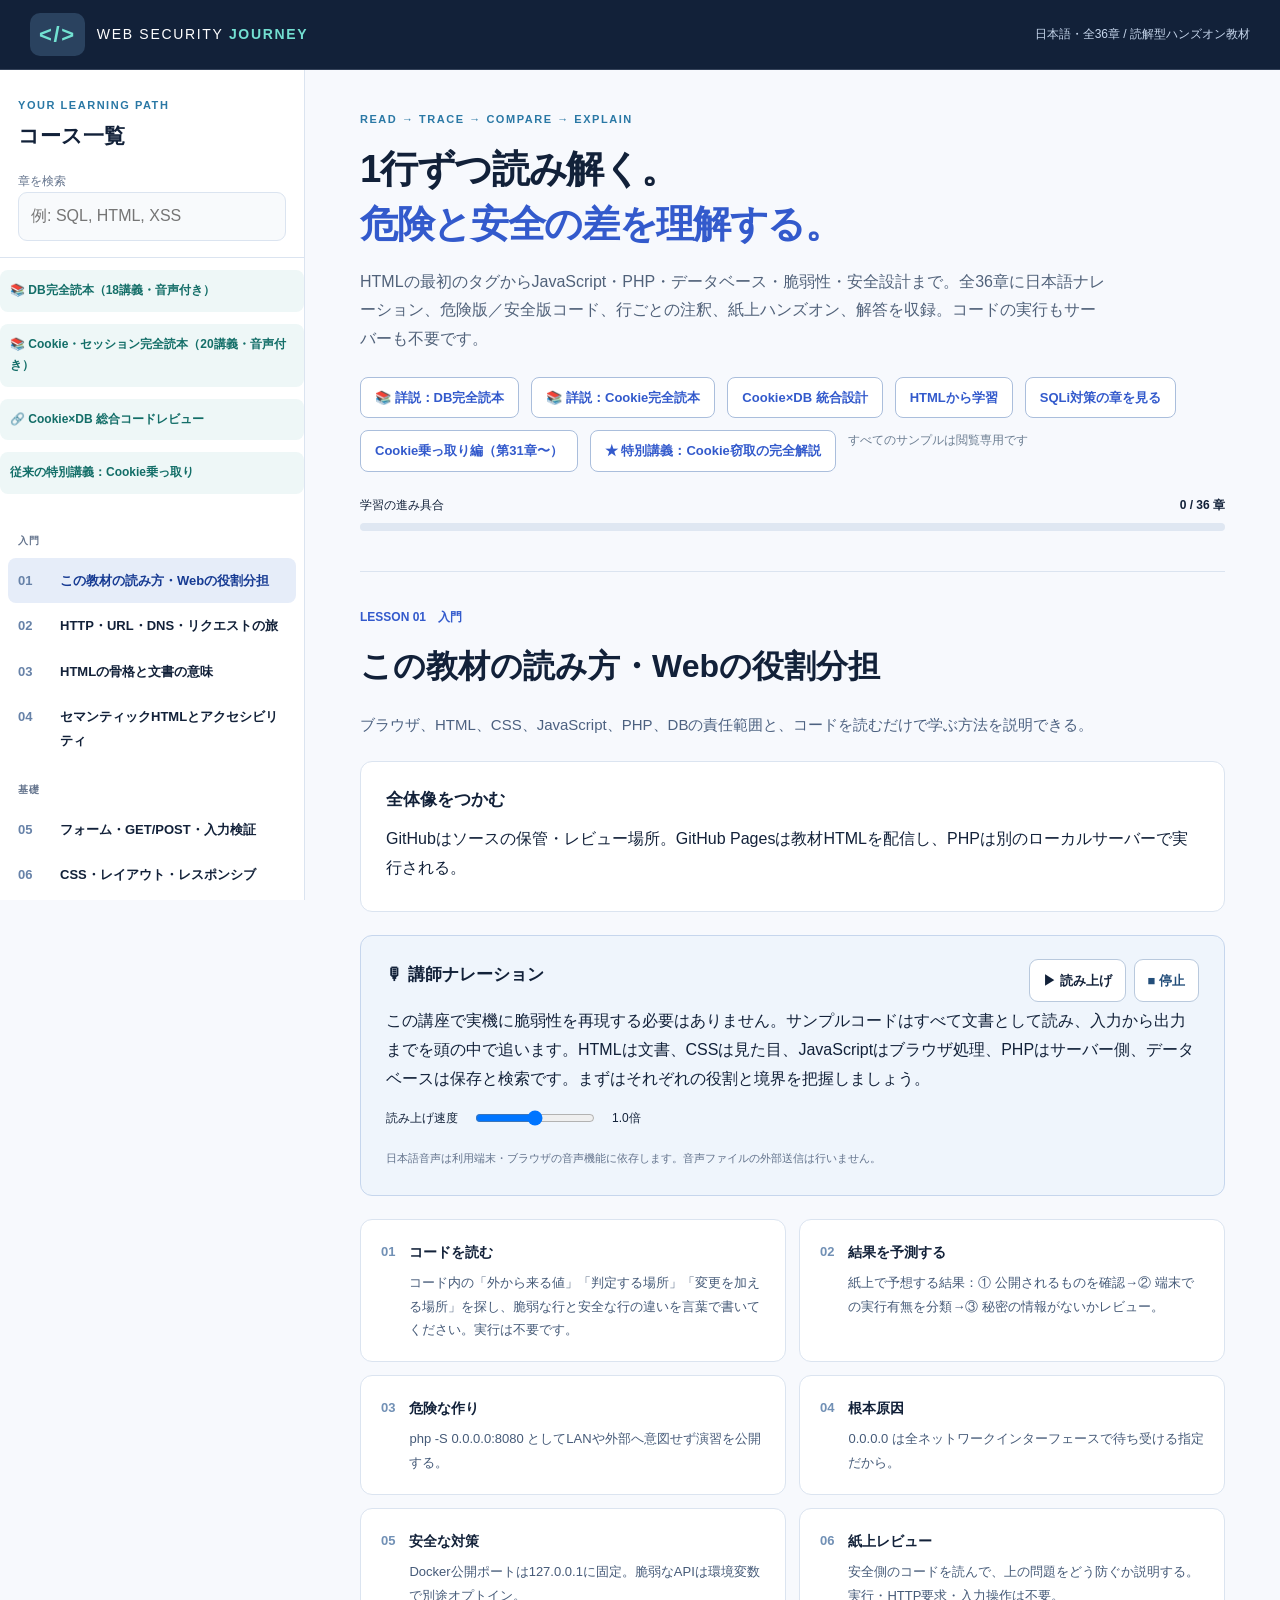
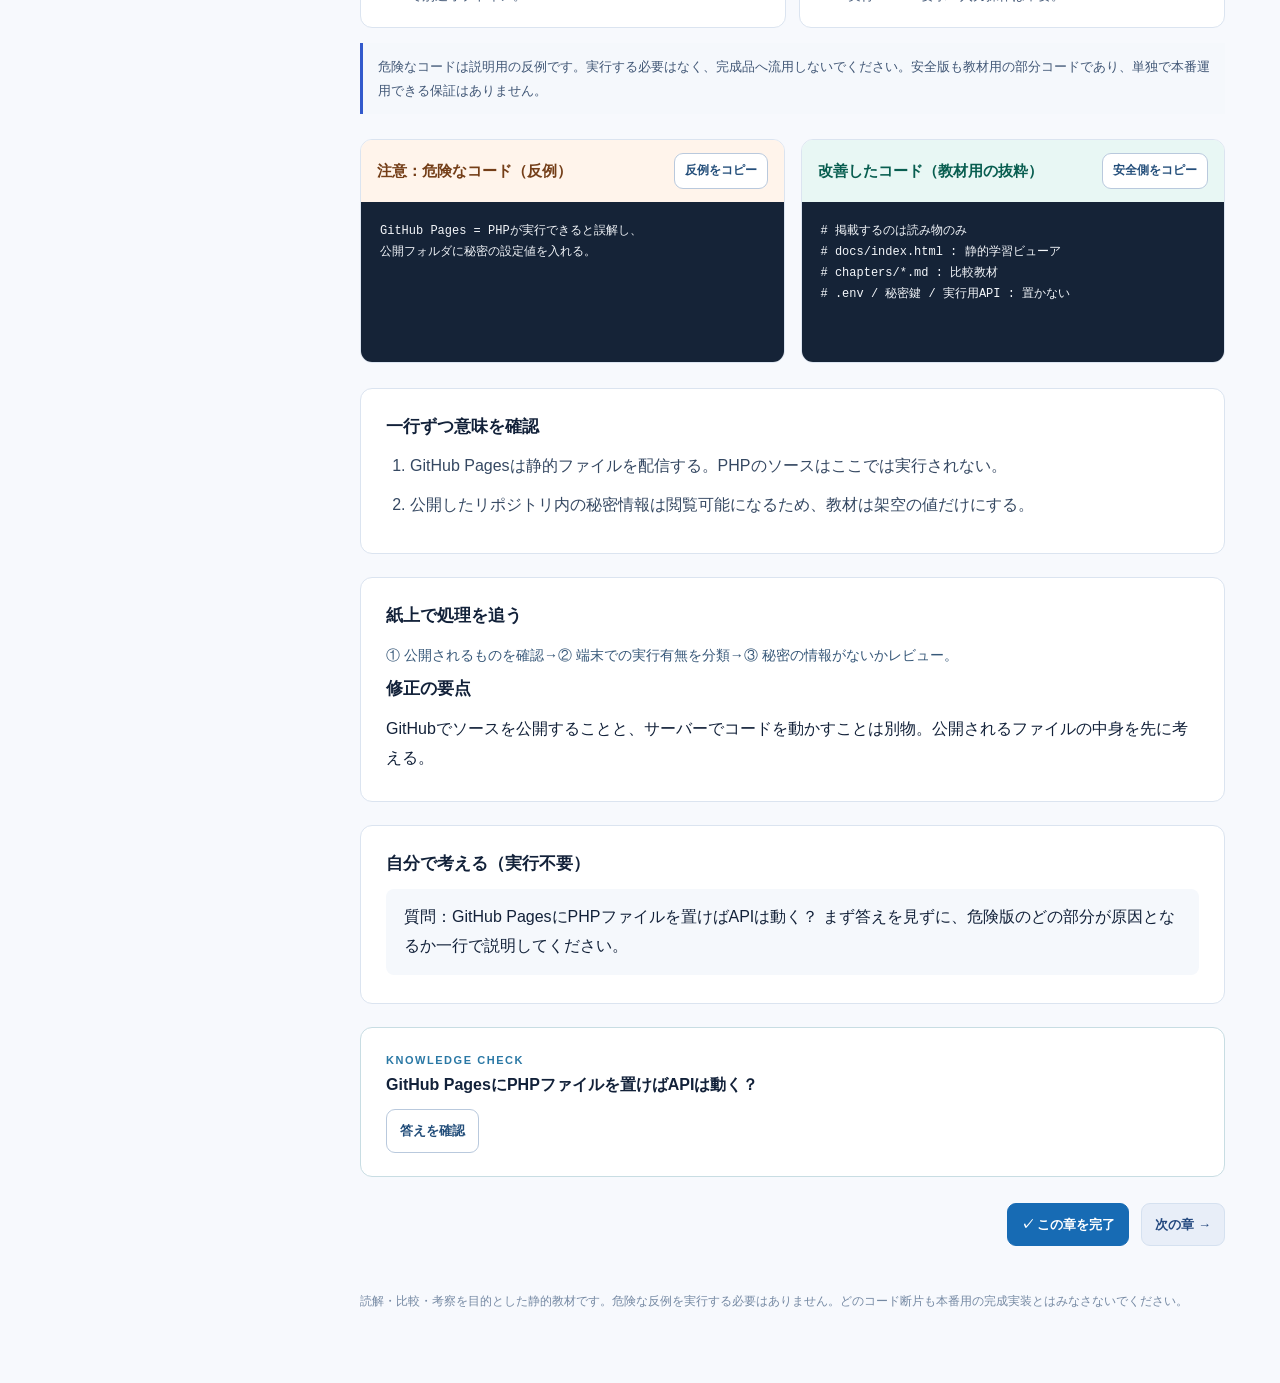
<file: docs/index.html>
<!doctype html>
<html lang="ja"><head><meta charset="utf-8"><meta name="viewport" content="width=device-width,initial-scale=1">
<meta name="description" content="HTML・CSS・JavaScript・PHP・データベース・Webセキュリティを基礎から学ぶ日本語ハンズオン教材。">
<title>Web Security Journey | コードを読んで仕組みと脆弱性を理解する</title><link rel="stylesheet" href="portal.css"></head>
<body><a class="skip" href="#content">内容へスキップ</a>
<header class="top"><div class="brand"><span class="logo">&lt;/&gt;</span><span>WEB SECURITY <strong>JOURNEY</strong></span></div><span class="edition">日本語・全36章 / 読解型ハンズオン教材</span></header>
<div class="frame"><aside class="sidebar" aria-label="章一覧">
<div class="sidebar-heading"><div class="eyebrow">YOUR LEARNING PATH</div><h2>コース一覧</h2><label class="search-label" for="search">章を検索</label><input type="search" id="search" placeholder="例: SQL, HTML, XSS"></div>
<p class="sidebar-feature"><a href="database-book.html">📚 DB完全読本（18講義・音声付き）</a></p>
<p class="sidebar-feature"><a href="cookie-book.html">📚 Cookie・セッション完全読本（20講義・音声付き）</a></p>
<p class="sidebar-feature"><a href="integration-book.html">🔗 Cookie×DB 総合コードレビュー</a></p>
<p class="sidebar-feature"><a href="cookie-session.html">従来の特別講義：Cookie乗っ取り</a></p>
<div id="lesson-list" class="lesson-list"></div><div class="sidebar-foot">進捗はこのブラウザにのみ保存されます。<br>コードの実行は不要です。危険版は閲覧専用です。</div></aside>
<main id="content" tabindex="-1" class="content"><div class="hero"><div class="eyebrow">READ → TRACE → COMPARE → EXPLAIN</div>
<h1>1行ずつ読み解く。<br><em>危険と安全の差を理解する。</em></h1>
<p>HTMLの最初のタグからJavaScript・PHP・データベース・脆弱性・安全設計まで。全36章に日本語ナレーション、危険版／安全版コード、行ごとの注釈、紙上ハンズオン、解答を収録。コードの実行もサーバーも不要です。</p>
<div class="hero-actions"><a class="outline" href="database-book.html">📚 詳説：DB完全読本</a><a class="outline" href="cookie-book.html">📚 詳説：Cookie完全読本</a><a class="outline" href="integration-book.html">Cookie×DB 統合設計</a><a class="outline" href="#lesson-3">HTMLから学習</a><a class="outline" href="#lesson-15">SQLi対策の章を見る</a><a class="outline" href="#lesson-31">Cookie乗っ取り編（第31章〜）</a><a class="outline" href="cookie-session.html">★ 特別講義：Cookie窃取の完全解説</a><span class="label-quiet">すべてのサンプルは閲覧専用です</span></div>
<div class="progress"><div class="progress-info"><span>学習の進み具合</span><strong id="progress-label">0 / 36 章</strong></div><div class="progress-track"><div id="progress-fill" class="progress-fill"></div></div></div></div>
<section class="lesson" aria-labelledby="lesson-title"><div class="lesson-meta"><span id="lesson-number">LESSON 01</span><span id="lesson-level"></span></div>
<h2 id="lesson-title"></h2><p id="lesson-goals" class="lead"></p>
<div class="block"><h3>全体像をつかむ</h3><p id="lesson-model"></p></div>
<div class="block narration"><div class="heading-inline"><h3>🎙 講師ナレーション</h3><div class="narration-controls"><button id="play" type="button">▶ 読み上げ</button><button id="stop" type="button" class="soft">■ 停止</button></div></div>
<p id="lesson-narration"></p><label class="speed">読み上げ速度 <input id="rate" type="range" min="0.7" max="1.3" step="0.1" value="1"><output id="rate-value">1.0倍</output></label><small id="voice-info">日本語音声は利用端末・ブラウザの音声機能に依存します。音声ファイルの外部送信は行いません。</small></div>
<div class="steps"><div class="step"><span class="num">01</span><div><h3>コードを読む</h3><p id="lesson-practice"></p></div></div>
<div class="step"><span class="num">02</span><div><h3>結果を予測する</h3><p id="lesson-observe"></p></div></div>
<div class="step"><span class="num">03</span><div><h3>危険な作り</h3><p id="lesson-risky"></p></div></div>
<div class="step"><span class="num">04</span><div><h3>根本原因</h3><p id="lesson-why"></p></div></div>
<div class="step"><span class="num">05</span><div><h3>安全な対策</h3><p id="lesson-defense"></p></div></div>
<div class="step"><span class="num">06</span><div><h3>紙上レビュー</h3><p id="lesson-verify"></p></div></div></div>
<p class="reading-safety" id="lesson-reading-warning"></p>
<div class="code-pair" aria-label="脆弱な設計と改善版の比較">
  <section class="compare-card unsafe"><div class="compare-head"><h3>注意：危険なコード（反例）</h3><button type="button" class="soft" id="copy-unsafe">反例をコピー</button></div><pre><code id="lesson-unsafe-code"></code></pre></section>
  <section class="compare-card safe"><div class="compare-head"><h3>改善したコード（教材用の抜粋）</h3><button type="button" class="soft" id="copy-code">安全側をコピー</button></div><pre><code id="lesson-code"></code></pre></section>
</div>
<div class="block"><h3>一行ずつ意味を確認</h3><ol id="line-notes" class="note-list"></ol></div>
<div class="block"><h3>紙上で処理を追う</h3><p id="lesson-mental-trace" class="flowline"></p><h3>修正の要点</h3><p id="lesson-code-reason"></p></div>
<div class="block"><h3>自分で考える（実行不要）</h3><p id="lesson-thought" class="thought"></p></div>
<div class="block quiz"><div class="eyebrow">KNOWLEDGE CHECK</div><h3 id="lesson-question"></h3><button id="answer-toggle" type="button" class="soft" aria-expanded="false">答えを確認</button><p id="lesson-answer" hidden></p><div id="reference-box" hidden><strong>一次資料：</strong> <a id="lesson-ref" rel="noopener noreferrer" target="_blank"></a></div></div>
<div class="lesson-bottom"><button id="complete" type="button" class="primary">✓ この章を完了</button><button id="next" type="button" class="secondary">次の章 →</button></div></section>
<footer>読解・比較・考察を目的とした静的教材です。危険な反例を実行する必要はありません。どのコード断片も本番用の完成実装とはみなさないでください。</footer>
</main></div><script src="lessons.js" defer></script><script src="portal.js" defer></script></body></html>
</file>
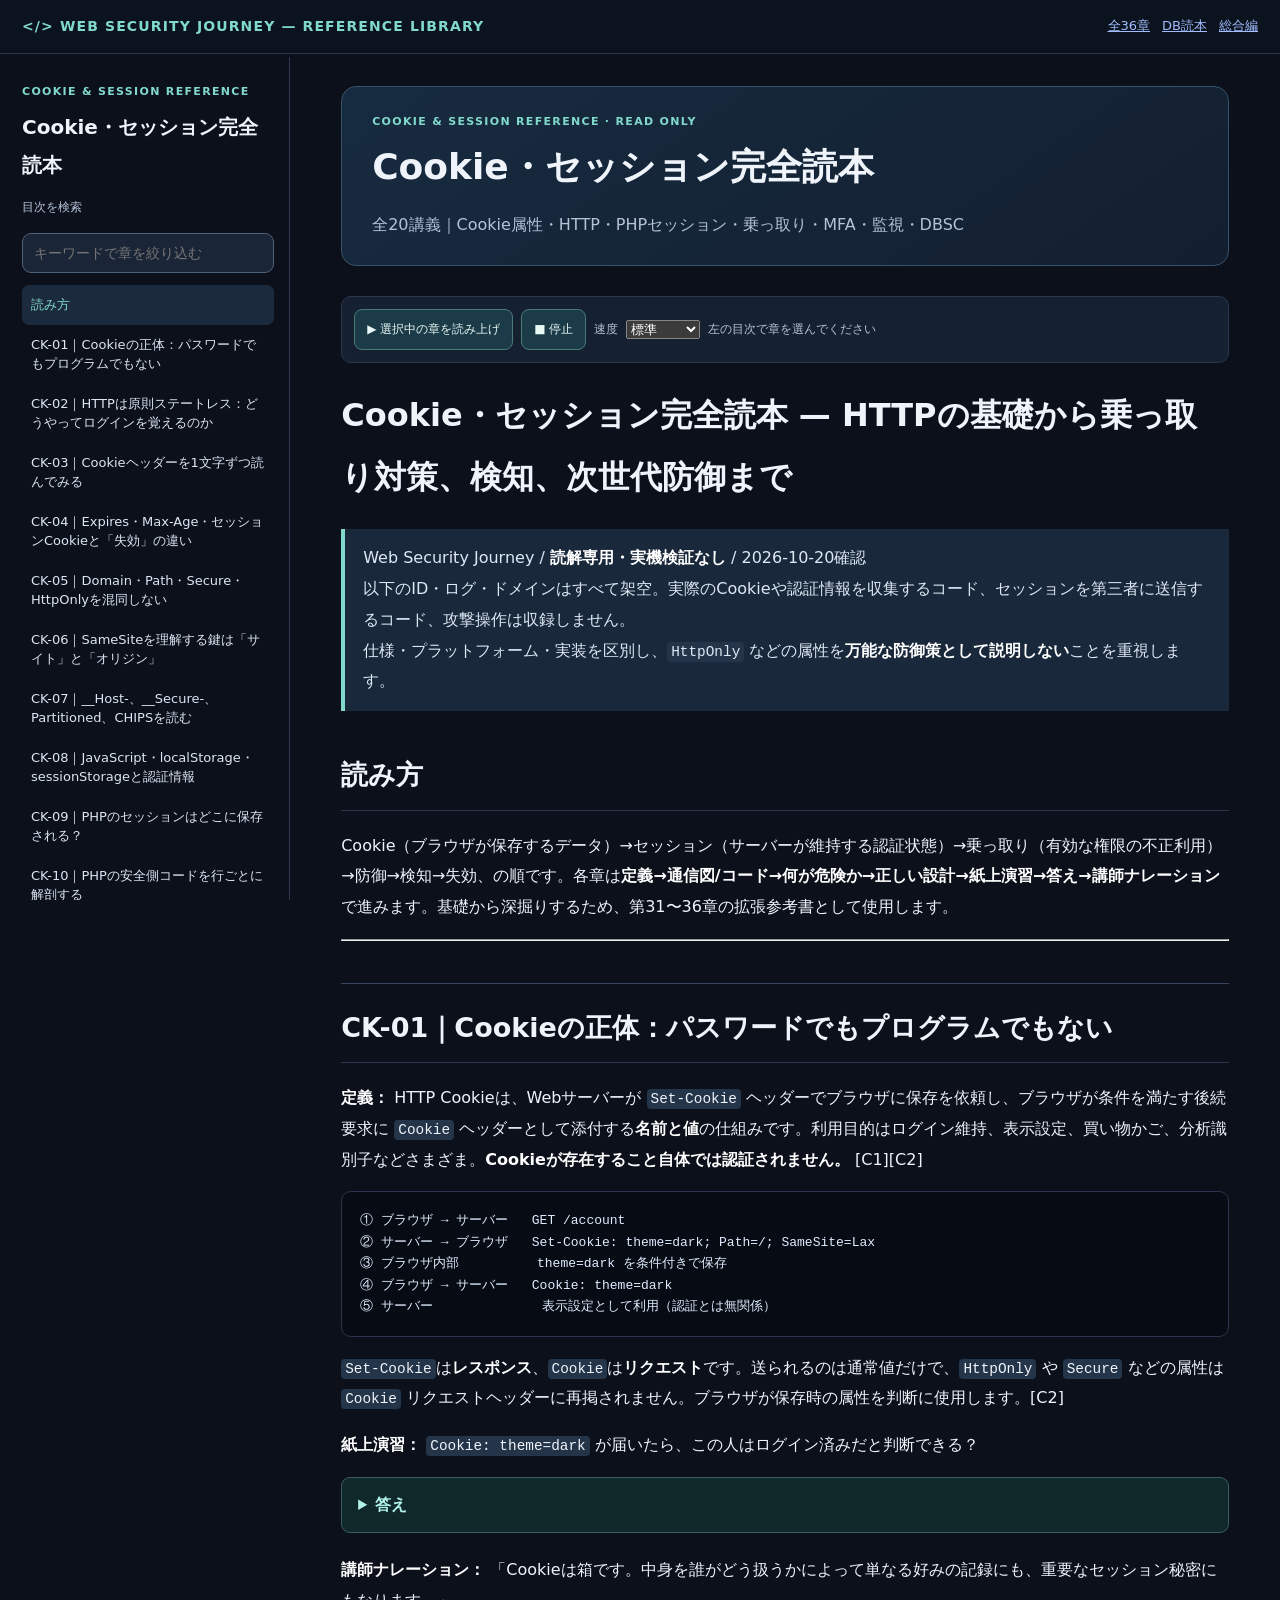
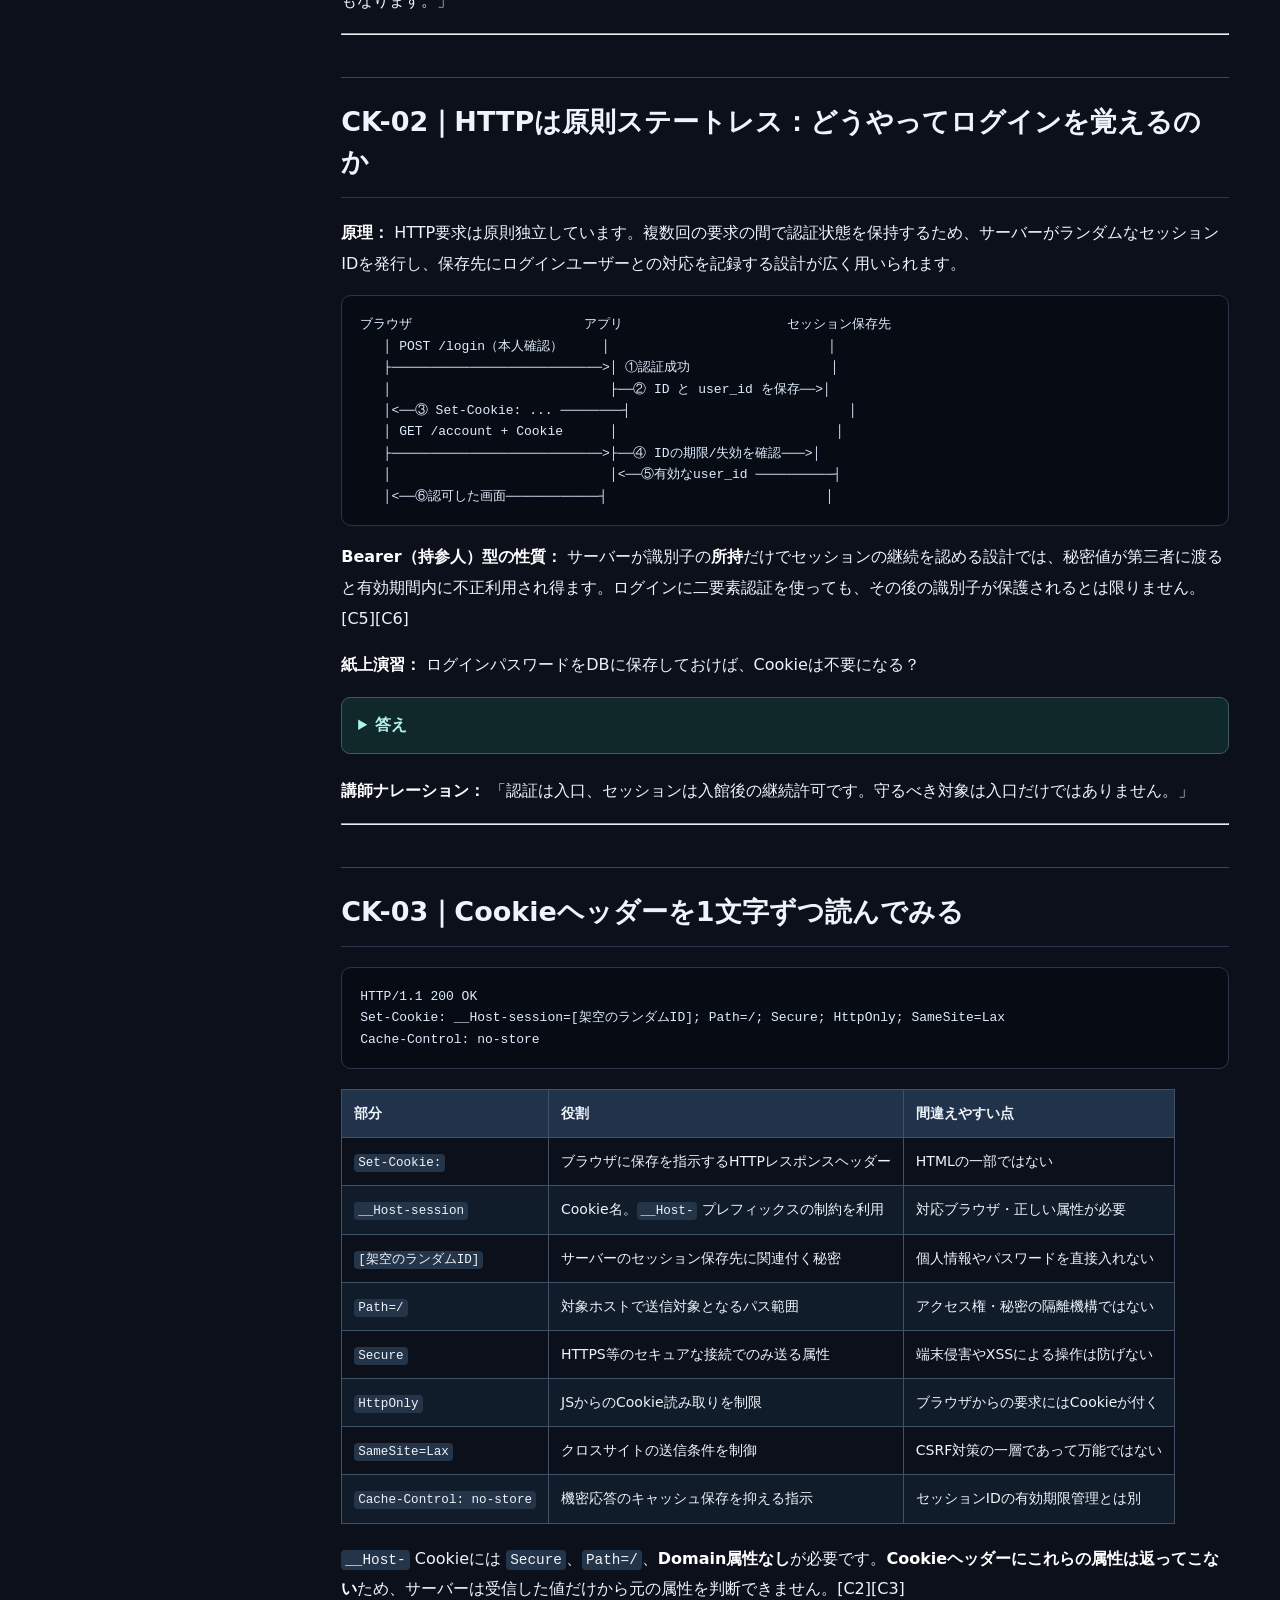
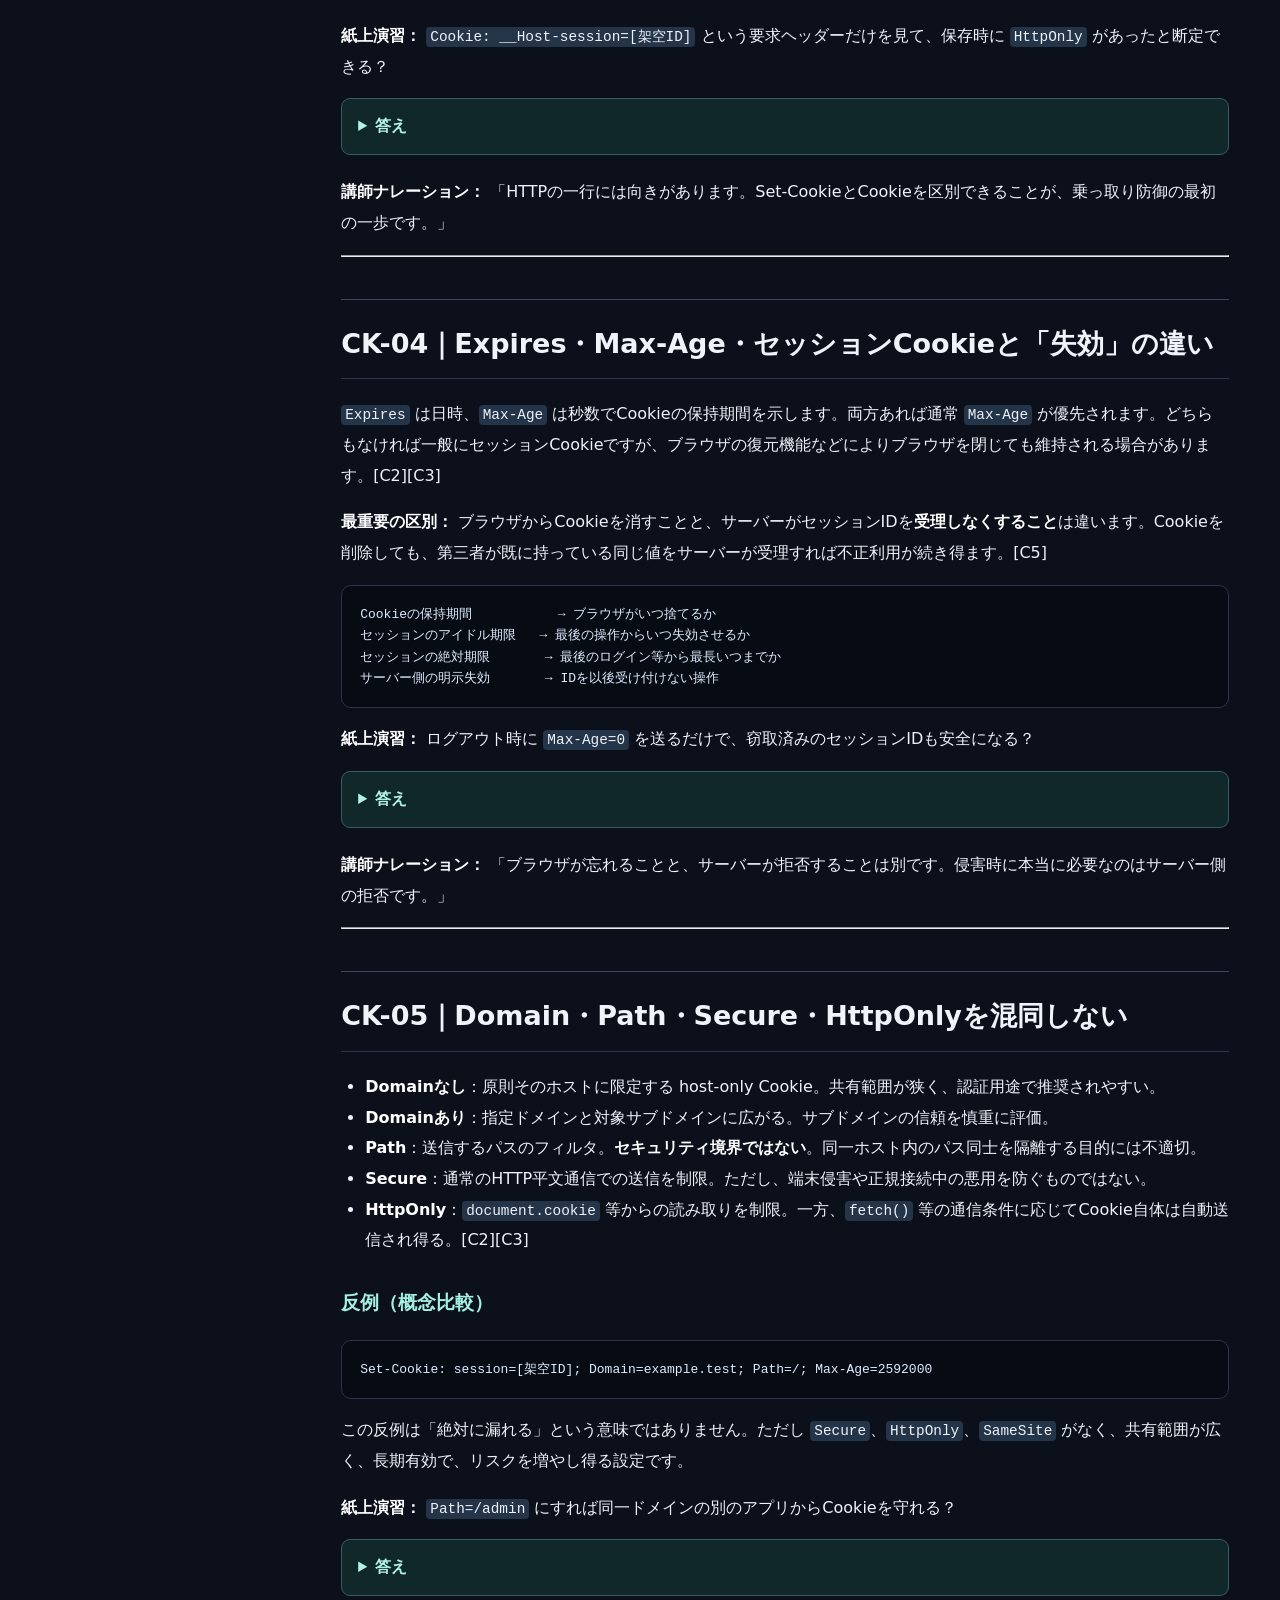
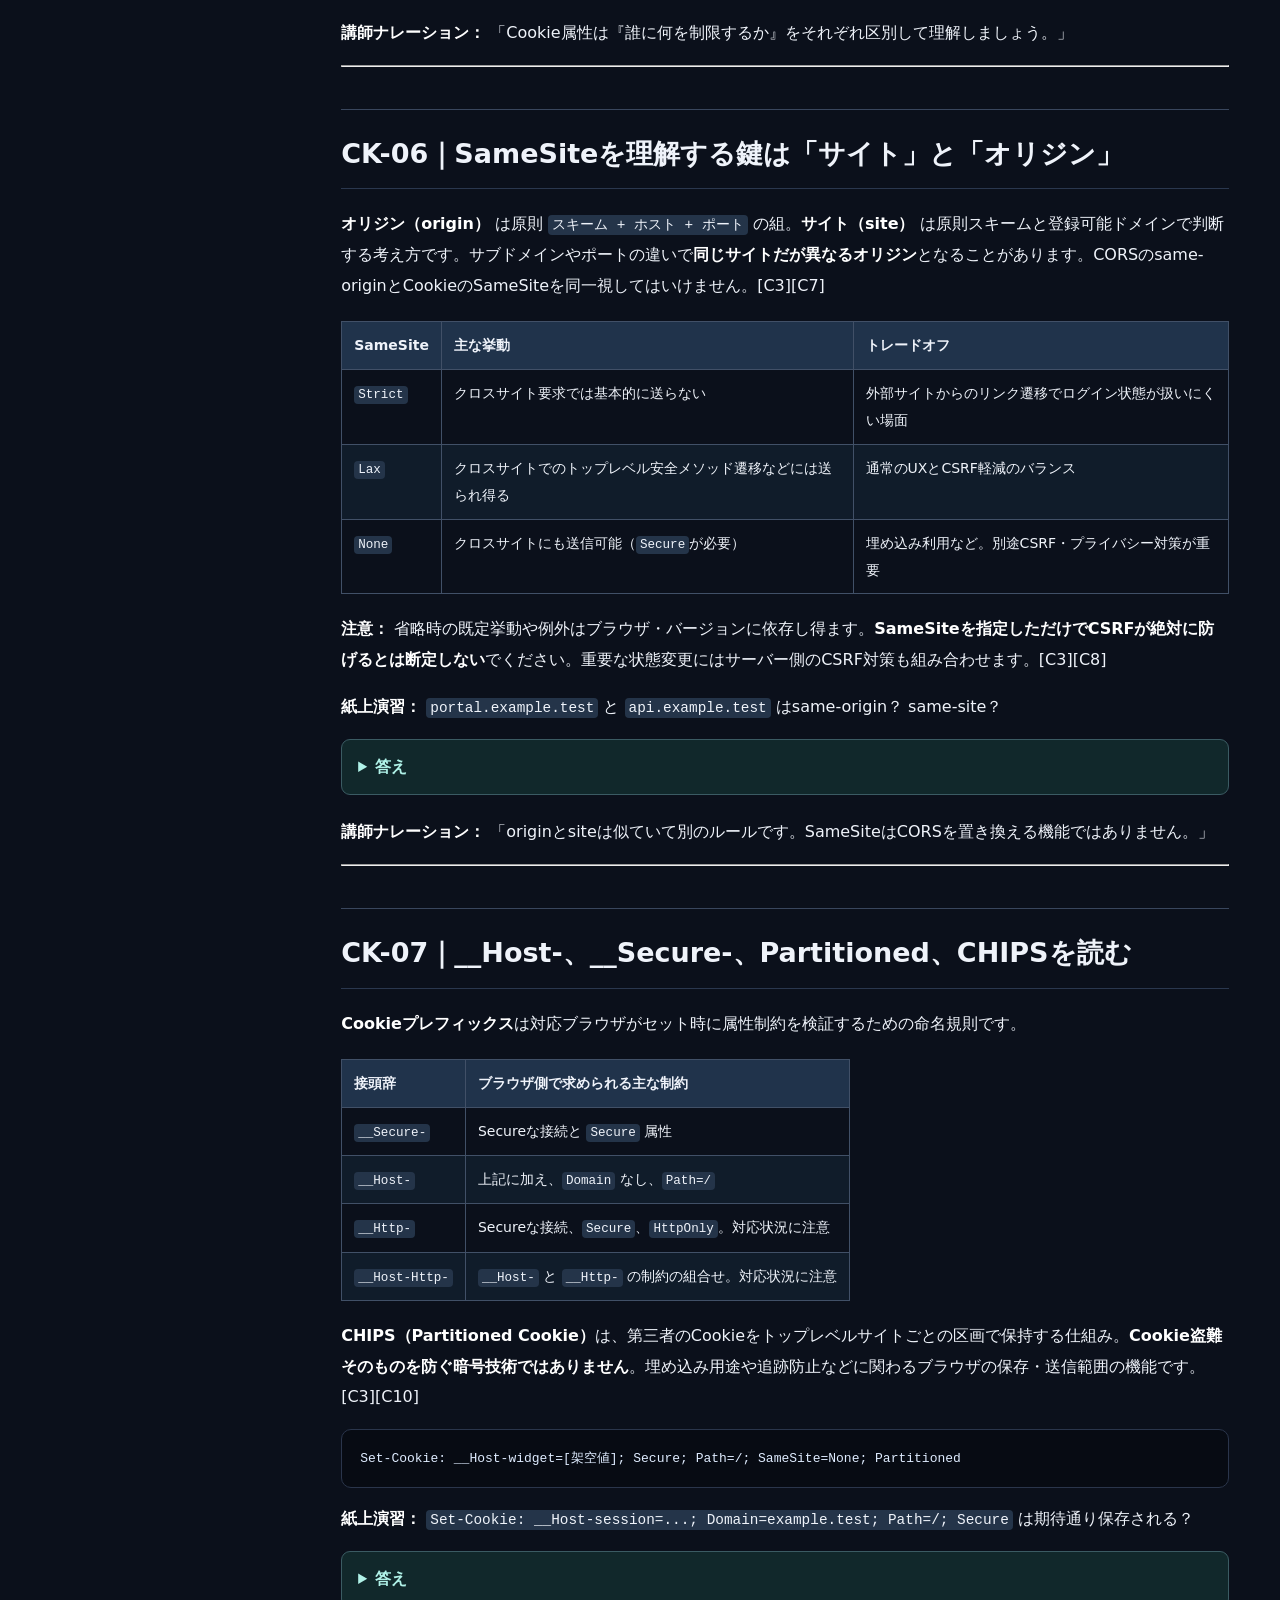
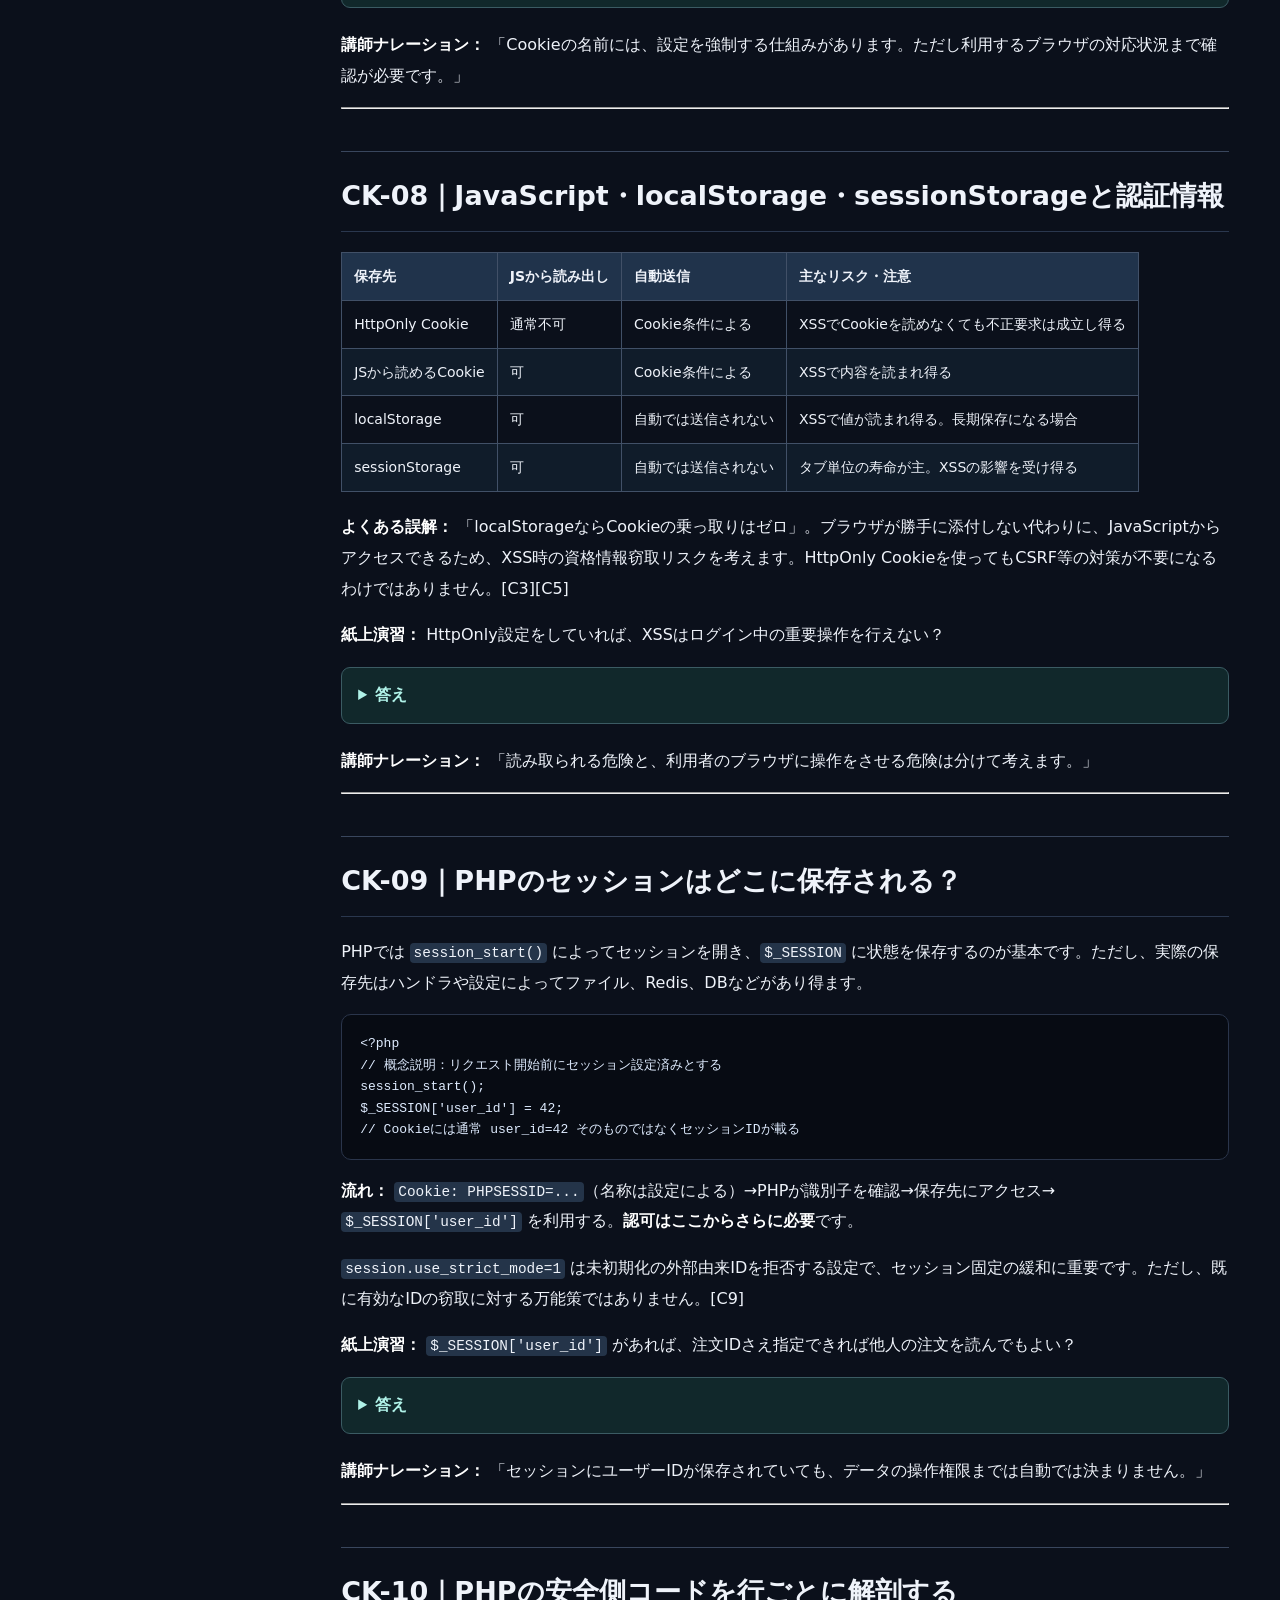
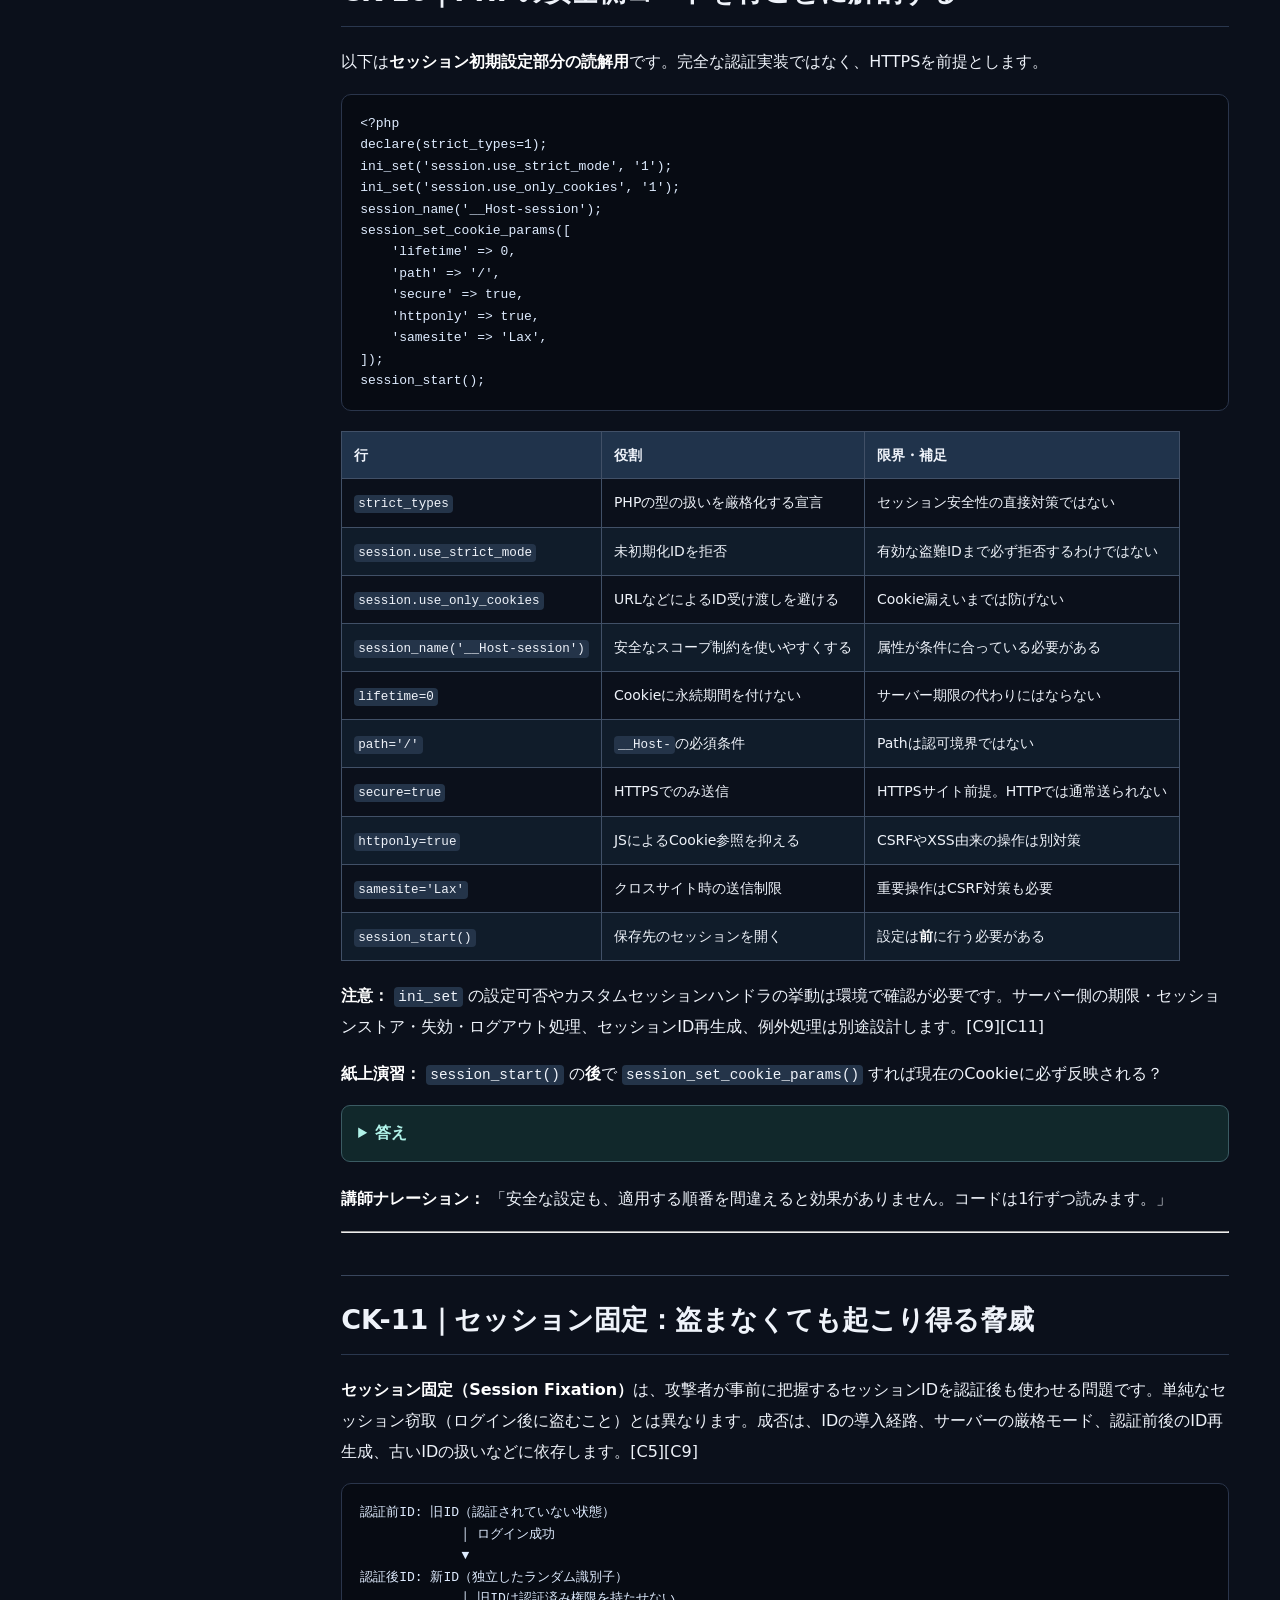
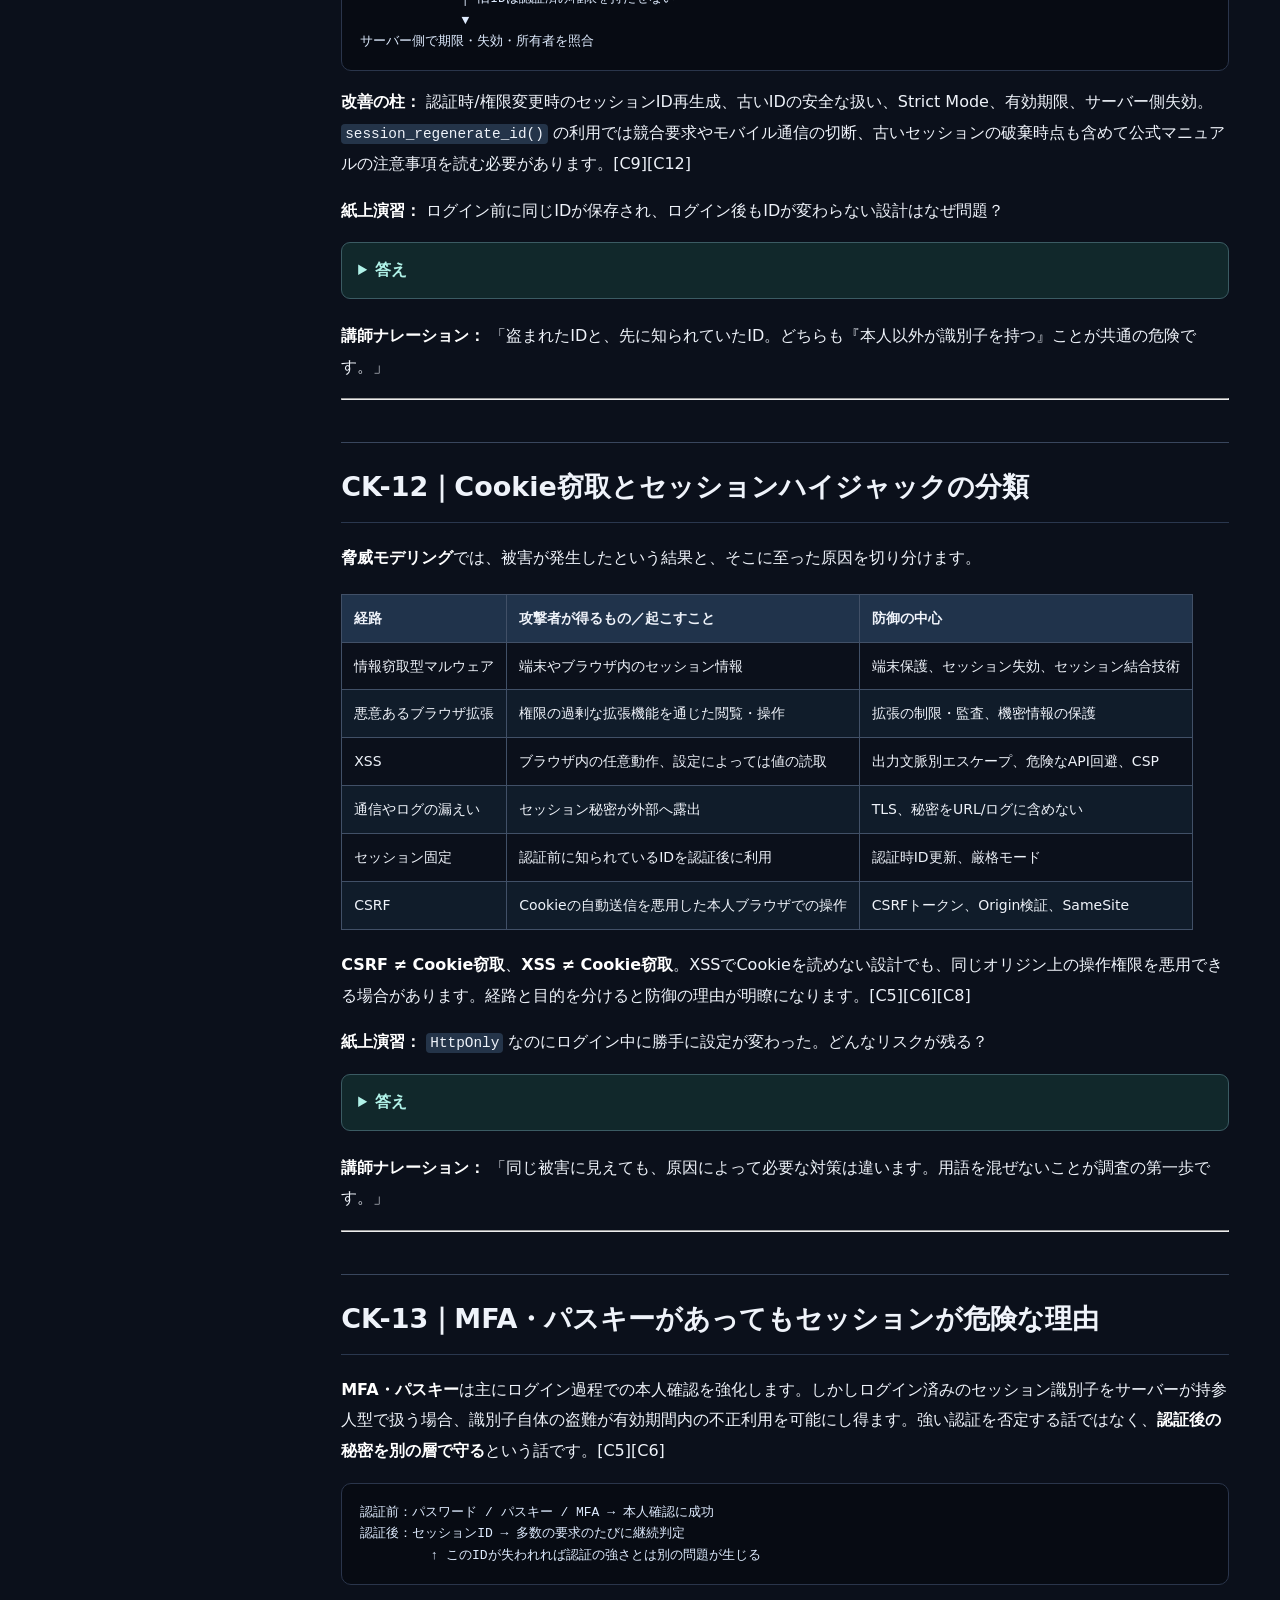
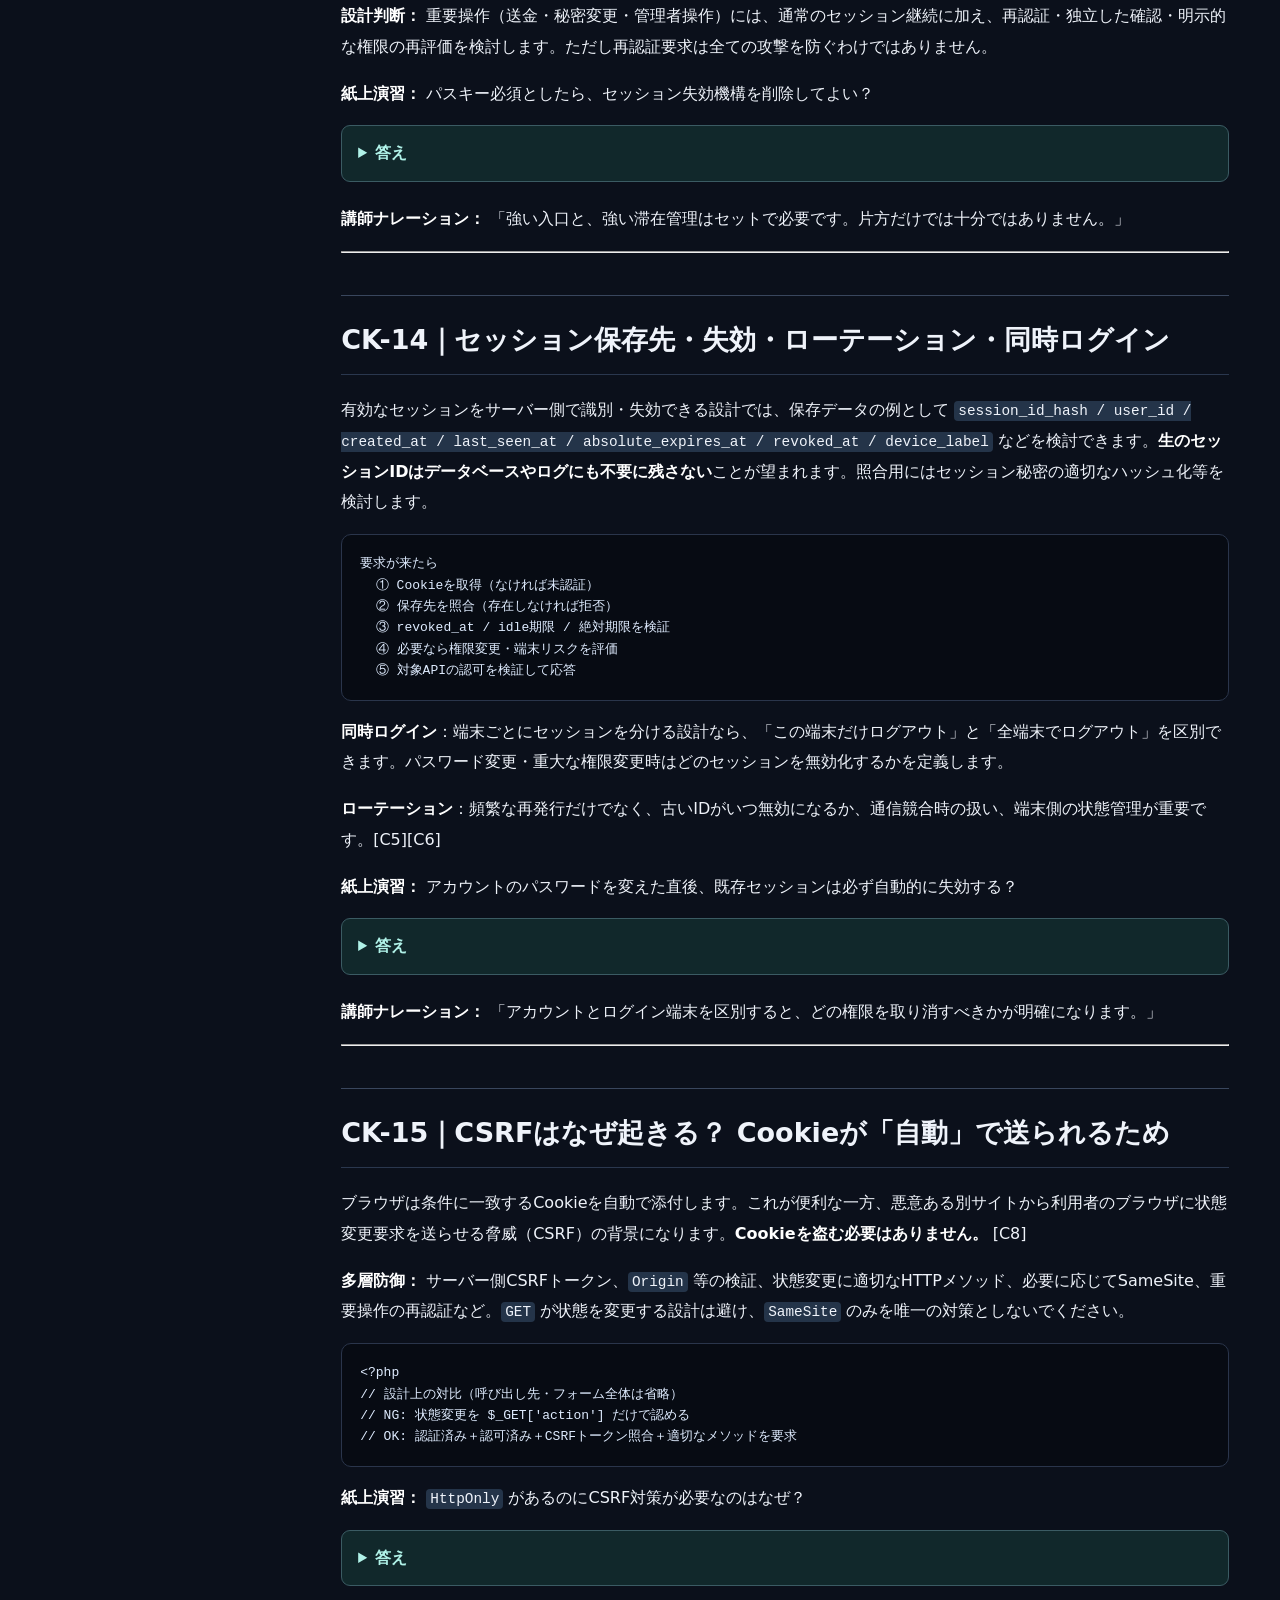
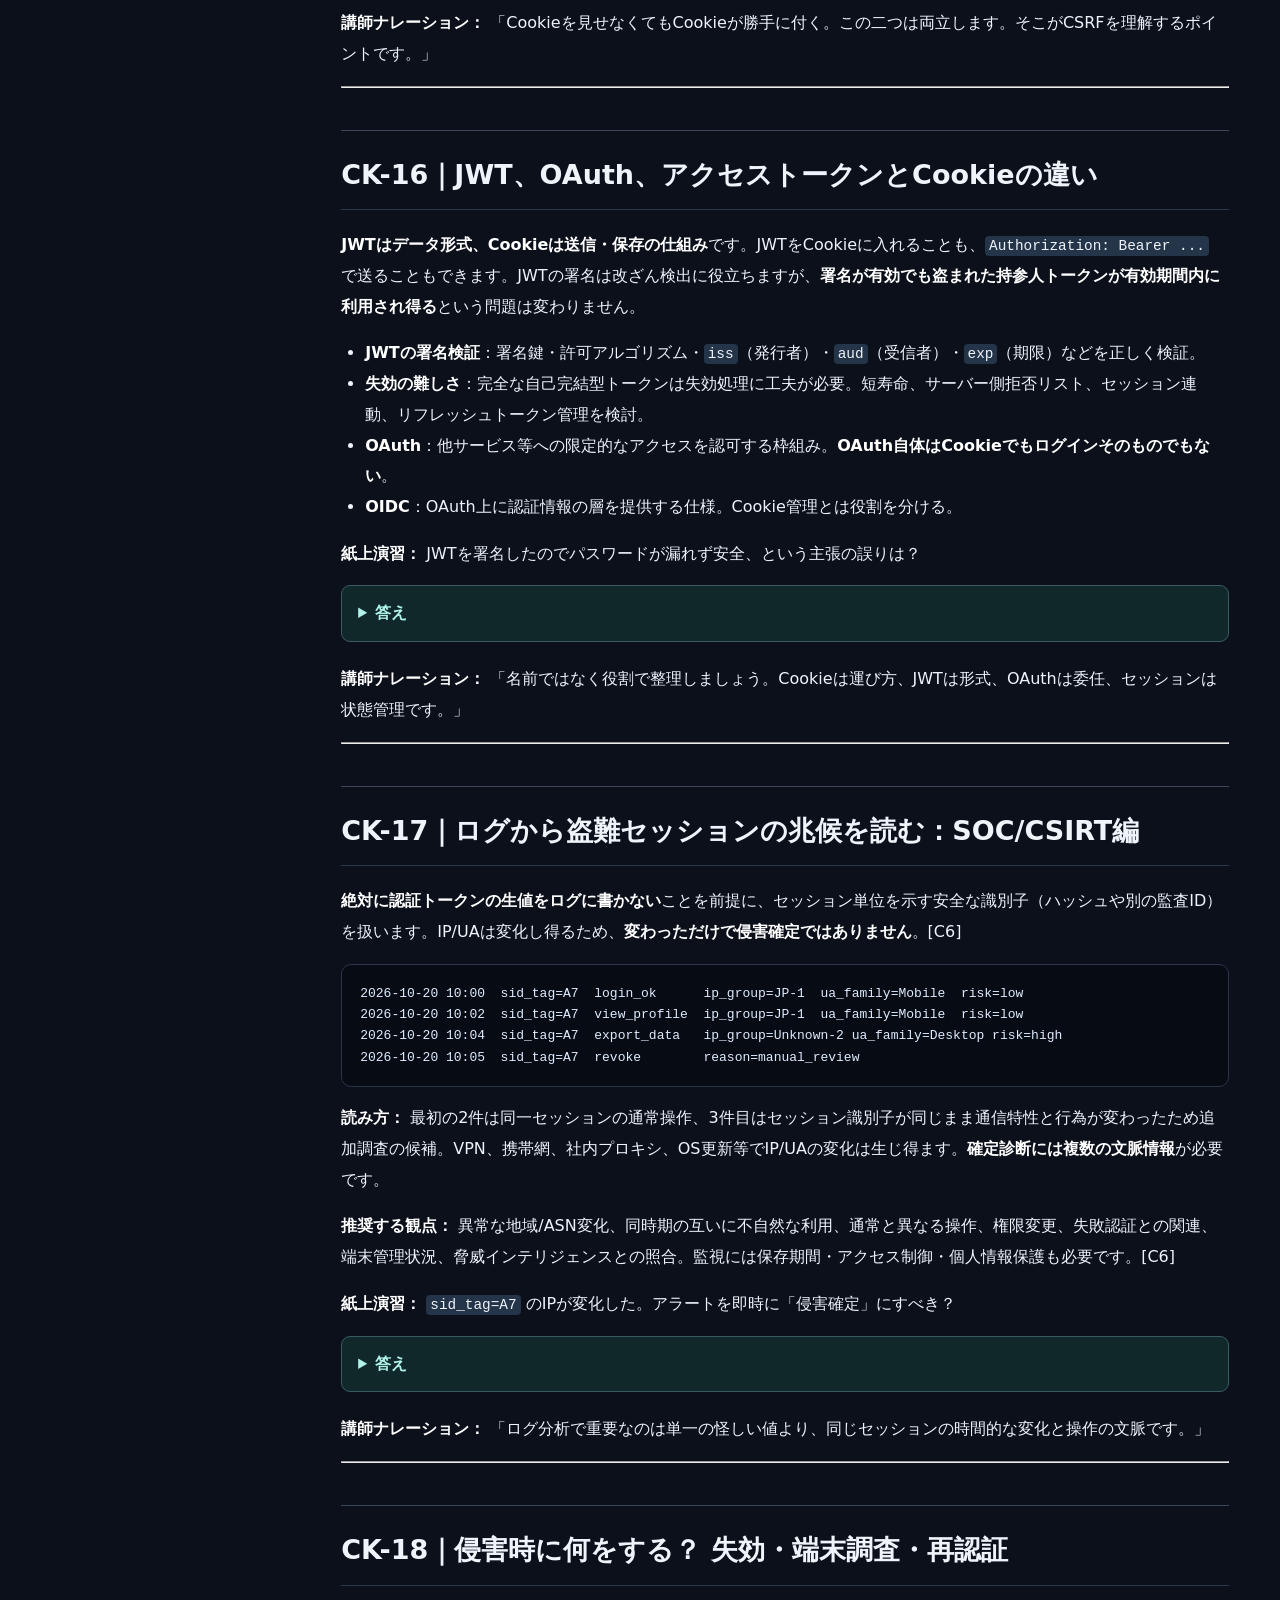
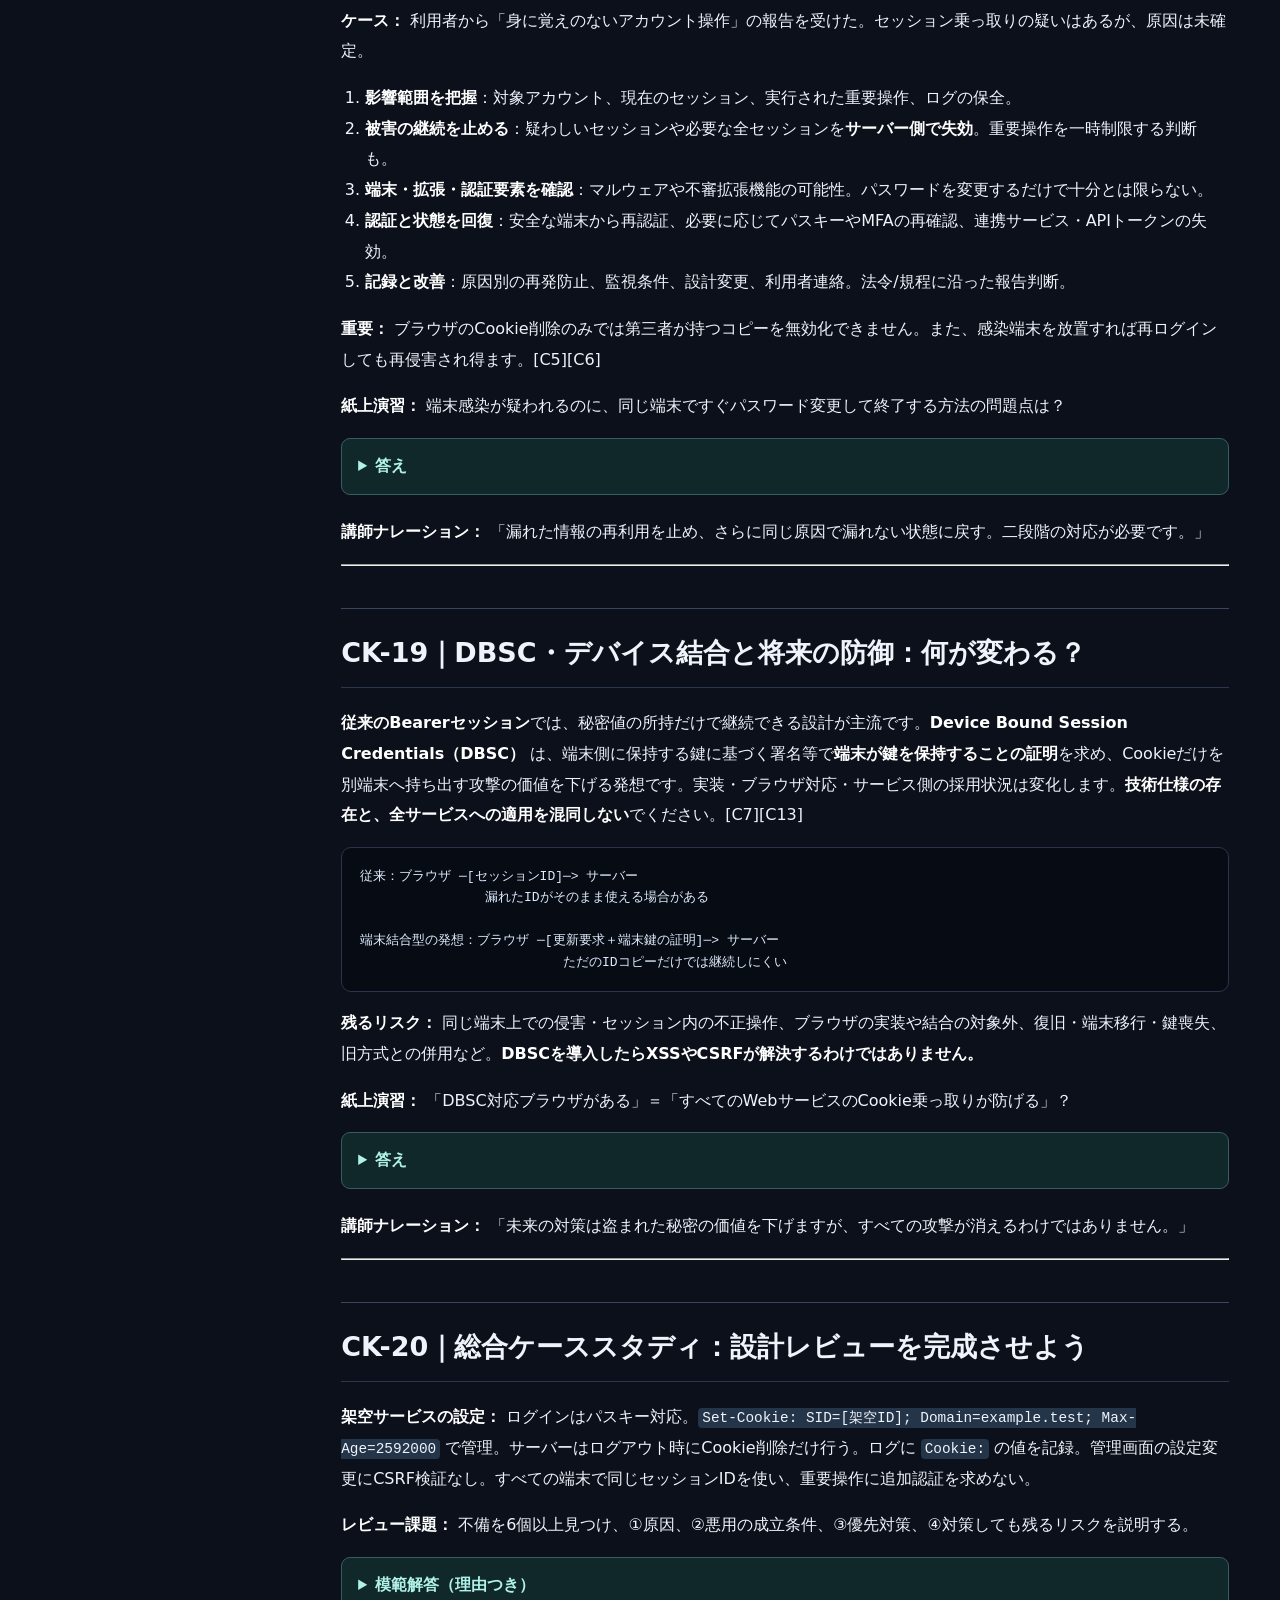
<file: docs/cookie-book.html>
<!doctype html><html lang="ja"><head><meta charset="utf-8"><meta name="viewport" content="width=device-width,initial-scale=1"><meta name="description" content="全20講義｜Cookie属性・HTTP・PHPセッション・乗っ取り・MFA・監視・DBSC。実行せずに読める日本語の技術参考書。"><title>Cookie・セッション完全読本 | Web Security Journey</title><link rel="stylesheet" href="textbook.css"></head>
<body><a href="#main" class="skip">本文へ移動</a><header class="top"><div class="brand">&lt;/&gt; WEB SECURITY JOURNEY — REFERENCE LIBRARY</div><nav class="toplinks" aria-label="ほかの教材"><a href="index.html">全36章</a> <a href="database-book.html">DB読本</a> <a href="integration-book.html">総合編</a></nav></header>
<div class="layout"><aside class="sidebar" aria-label="章ナビゲーション"><div class="eyebrow">COOKIE &amp; SESSION REFERENCE</div><h2>Cookie・セッション完全読本</h2><label for="toc-filter" class="small">目次を検索</label><input id="toc-filter" type="search" class="search" placeholder="キーワードで章を絞り込む"><nav class="toc"><a href="#appendix-1">読み方</a>
<a href="#ck-01">CK-01｜Cookieの正体：パスワードでもプログラムでもない</a>
<a href="#ck-02">CK-02｜HTTPは原則ステートレス：どうやってログインを覚えるのか</a>
<a href="#ck-03">CK-03｜Cookieヘッダーを1文字ずつ読んでみる</a>
<a href="#ck-04">CK-04｜Expires・Max-Age・セッションCookieと「失効」の違い</a>
<a href="#ck-05">CK-05｜Domain・Path・Secure・HttpOnlyを混同しない</a>
<a href="#ck-06">CK-06｜SameSiteを理解する鍵は「サイト」と「オリジン」</a>
<a href="#ck-07">CK-07｜__Host-、__Secure-、Partitioned、CHIPSを読む</a>
<a href="#ck-08">CK-08｜JavaScript・localStorage・sessionStorageと認証情報</a>
<a href="#ck-09">CK-09｜PHPのセッションはどこに保存される？</a>
<a href="#ck-10">CK-10｜PHPの安全側コードを行ごとに解剖する</a>
<a href="#ck-11">CK-11｜セッション固定：盗まなくても起こり得る脅威</a>
<a href="#ck-12">CK-12｜Cookie窃取とセッションハイジャックの分類</a>
<a href="#ck-13">CK-13｜MFA・パスキーがあってもセッションが危険な理由</a>
<a href="#ck-14">CK-14｜セッション保存先・失効・ローテーション・同時ログイン</a>
<a href="#ck-15">CK-15｜CSRFはなぜ起きる？ Cookieが「自動」で送られるため</a>
<a href="#ck-16">CK-16｜JWT、OAuth、アクセストークンとCookieの違い</a>
<a href="#ck-17">CK-17｜ログから盗難セッションの兆候を読む：SOC/CSIRT編</a>
<a href="#ck-18">CK-18｜侵害時に何をする？ 失効・端末調査・再認証</a>
<a href="#ck-19">CK-19｜DBSC・デバイス結合と将来の防御：何が変わる？</a>
<a href="#ck-20">CK-20｜総合ケーススタディ：設計レビューを完成させよう</a>
<a href="#appendix-22">用語辞典：言葉の違いを即答できるようにする</a>
<a href="#appendix-23">公式根拠と参照先</a>
<a href="#appendix-24">知識チェック：次の3つを口頭で説明できれば合格</a></nav><p class="hint">本文はすべて学習用の静的な文章とコードブロックです。PHPやSQLのサンプルは実行されません。音声読み上げはブラウザ端末内の機能です。</p></aside>
<main id="main"><div class="intro"><div class="eyebrow">COOKIE &amp; SESSION REFERENCE · READ ONLY</div><h1>Cookie・セッション完全読本</h1><p>全20講義｜Cookie属性・HTTP・PHPセッション・乗っ取り・MFA・監視・DBSC</p></div><div class="controls" aria-label="読み上げ操作"><button type="button" id="voice-play">▶ 選択中の章を読み上げ</button><button type="button" id="voice-stop">■ 停止</button><label class="small" for="voice-rate">速度</label><select id="voice-rate"><option value="0.85">ゆっくり</option><option value="1" selected>標準</option><option value="1.15">速め</option></select><span id="voice-status" role="status" aria-live="polite">左の目次で章を選んでください</span></div>
<div class="content"><h1>Cookie・セッション完全読本 — HTTPの基礎から乗っ取り対策、検知、次世代防御まで</h1>
<blockquote>
<p>Web Security Journey / <strong>読解専用・実機検証なし</strong> / 2026-10-20確認<br />
以下のID・ログ・ドメインはすべて架空。実際のCookieや認証情報を収集するコード、セッションを第三者に送信するコード、攻撃操作は収録しません。<br />
仕様・プラットフォーム・実装を区別し、<code>HttpOnly</code> などの属性を<strong>万能な防御策として説明しない</strong>ことを重視します。</p>
</blockquote>
<section class="chapter" id="appendix-1"><h2>読み方</h2>
<p>Cookie（ブラウザが保存するデータ）→セッション（サーバーが維持する認証状態）→乗っ取り（有効な権限の不正利用）→防御→検知→失効、の順です。各章は<strong>定義→通信図/コード→何が危険か→正しい設計→紙上演習→答え→講師ナレーション</strong>で進みます。基礎から深掘りするため、第31〜36章の拡張参考書として使用します。</p>
<hr />
</section><section class="chapter" id="ck-01"><h2>CK-01｜Cookieの正体：パスワードでもプログラムでもない</h2>
<p><strong>定義：</strong> HTTP Cookieは、Webサーバーが <code>Set-Cookie</code> ヘッダーでブラウザに保存を依頼し、ブラウザが条件を満たす後続要求に <code>Cookie</code> ヘッダーとして添付する<strong>名前と値</strong>の仕組みです。利用目的はログイン維持、表示設定、買い物かご、分析識別子などさまざま。<strong>Cookieが存在すること自体では認証されません。</strong> [C1][C2]</p>
<pre><code class="language-text">① ブラウザ → サーバー   GET /account
② サーバー → ブラウザ   Set-Cookie: theme=dark; Path=/; SameSite=Lax
③ ブラウザ内部          theme=dark を条件付きで保存
④ ブラウザ → サーバー   Cookie: theme=dark
⑤ サーバー              表示設定として利用（認証とは無関係）
</code></pre>
<p><code>Set-Cookie</code>は<strong>レスポンス</strong>、<code>Cookie</code>は<strong>リクエスト</strong>です。送られるのは通常値だけで、<code>HttpOnly</code> や <code>Secure</code> などの属性は <code>Cookie</code> リクエストヘッダーに再掲されません。ブラウザが保存時の属性を判断に使用します。[C2]</p>
<p><strong>紙上演習：</strong> <code>Cookie: theme=dark</code> が届いたら、この人はログイン済みだと判断できる？</p>
<details><summary>答え</summary>判断できません。テーマは表示設定に過ぎません。認証するなら、サーバーが信頼できるセッションや署名・検証済みトークンなどを検証する必要があります。</details>

<p><strong>講師ナレーション：</strong> 「Cookieは箱です。中身を誰がどう扱うかによって単なる好みの記録にも、重要なセッション秘密にもなります。」</p>
<hr />
</section><section class="chapter" id="ck-02"><h2>CK-02｜HTTPは原則ステートレス：どうやってログインを覚えるのか</h2>
<p><strong>原理：</strong> HTTP要求は原則独立しています。複数回の要求の間で認証状態を保持するため、サーバーがランダムなセッションIDを発行し、保存先にログインユーザーとの対応を記録する設計が広く用いられます。</p>
<pre><code class="language-text">ブラウザ                      アプリ                     セッション保存先
   │ POST /login（本人確認）     │                            │
   ├───────────────────────────&gt;│ ①認証成功                  │
   │                            ├──② ID と user_id を保存──&gt;│
   │&lt;──③ Set-Cookie: ... ────────┤                            │
   │ GET /account + Cookie      │                            │
   ├───────────────────────────&gt;├──④ IDの期限/失効を確認───&gt;│
   │                            │&lt;──⑤有効なuser_id ──────────┤
   │&lt;──⑥認可した画面────────────┤                            │
</code></pre>
<p><strong>Bearer（持参人）型の性質：</strong> サーバーが識別子の<strong>所持</strong>だけでセッションの継続を認める設計では、秘密値が第三者に渡ると有効期間内に不正利用され得ます。ログインに二要素認証を使っても、その後の識別子が保護されるとは限りません。[C5][C6]</p>
<p><strong>紙上演習：</strong> ログインパスワードをDBに保存しておけば、Cookieは不要になる？</p>
<details><summary>答え</summary>不要にはなりません。毎回パスワードを送る方式には多くの問題があります。認証後のセッション継続を適切に管理します。パスワードは平文保存せず、専用のハッシュ方式で検証します。</details>

<p><strong>講師ナレーション：</strong> 「認証は入口、セッションは入館後の継続許可です。守るべき対象は入口だけではありません。」</p>
<hr />
</section><section class="chapter" id="ck-03"><h2>CK-03｜Cookieヘッダーを1文字ずつ読んでみる</h2>
<pre><code class="language-http">HTTP/1.1 200 OK
Set-Cookie: __Host-session=[架空のランダムID]; Path=/; Secure; HttpOnly; SameSite=Lax
Cache-Control: no-store
</code></pre>
<table>
<thead>
<tr>
  <th>部分</th>
  <th>役割</th>
  <th>間違えやすい点</th>
</tr>
</thead>
<tbody>
<tr>
  <td><code>Set-Cookie:</code></td>
  <td>ブラウザに保存を指示するHTTPレスポンスヘッダー</td>
  <td>HTMLの一部ではない</td>
</tr>
<tr>
  <td><code>__Host-session</code></td>
  <td>Cookie名。<code>__Host-</code> プレフィックスの制約を利用</td>
  <td>対応ブラウザ・正しい属性が必要</td>
</tr>
<tr>
  <td><code>[架空のランダムID]</code></td>
  <td>サーバーのセッション保存先に関連付く秘密</td>
  <td>個人情報やパスワードを直接入れない</td>
</tr>
<tr>
  <td><code>Path=/</code></td>
  <td>対象ホストで送信対象となるパス範囲</td>
  <td>アクセス権・秘密の隔離機構ではない</td>
</tr>
<tr>
  <td><code>Secure</code></td>
  <td>HTTPS等のセキュアな接続でのみ送る属性</td>
  <td>端末侵害やXSSによる操作は防げない</td>
</tr>
<tr>
  <td><code>HttpOnly</code></td>
  <td>JSからのCookie読み取りを制限</td>
  <td>ブラウザからの要求にはCookieが付く</td>
</tr>
<tr>
  <td><code>SameSite=Lax</code></td>
  <td>クロスサイトの送信条件を制御</td>
  <td>CSRF対策の一層であって万能ではない</td>
</tr>
<tr>
  <td><code>Cache-Control: no-store</code></td>
  <td>機密応答のキャッシュ保存を抑える指示</td>
  <td>セッションIDの有効期限管理とは別</td>
</tr>
</tbody>
</table>
<p><code>__Host-</code> Cookieには <code>Secure</code>、<code>Path=/</code>、<strong>Domain属性なし</strong>が必要です。<strong>Cookieヘッダーにこれらの属性は返ってこない</strong>ため、サーバーは受信した値だけから元の属性を判断できません。[C2][C3]</p>
<p><strong>紙上演習：</strong> <code>Cookie: __Host-session=[架空ID]</code> という要求ヘッダーだけを見て、保存時に <code>HttpOnly</code> があったと断定できる？</p>
<details><summary>答え</summary>できません。要求のCookieヘッダーには属性が載らず、ブラウザ側の保存条件やサーバー設定と照合する必要があります。</details>

<p><strong>講師ナレーション：</strong> 「HTTPの一行には向きがあります。Set-CookieとCookieを区別できることが、乗っ取り防御の最初の一歩です。」</p>
<hr />
</section><section class="chapter" id="ck-04"><h2>CK-04｜Expires・Max-Age・セッションCookieと「失効」の違い</h2>
<p><code>Expires</code> は日時、<code>Max-Age</code> は秒数でCookieの保持期間を示します。両方あれば通常 <code>Max-Age</code> が優先されます。どちらもなければ一般にセッションCookieですが、ブラウザの復元機能などによりブラウザを閉じても維持される場合があります。[C2][C3]</p>
<p><strong>最重要の区別：</strong> ブラウザからCookieを消すことと、サーバーがセッションIDを<strong>受理しなくすること</strong>は違います。Cookieを削除しても、第三者が既に持っている同じ値をサーバーが受理すれば不正利用が続き得ます。[C5]</p>
<pre><code class="language-text">Cookieの保持期間           → ブラウザがいつ捨てるか
セッションのアイドル期限   → 最後の操作からいつ失効させるか
セッションの絶対期限       → 最後のログイン等から最長いつまでか
サーバー側の明示失効       → IDを以後受け付けない操作
</code></pre>
<p><strong>紙上演習：</strong> ログアウト時に <code>Max-Age=0</code> を送るだけで、窃取済みのセッションIDも安全になる？</p>
<details><summary>答え</summary>安全とは限りません。ブラウザ側削除と並行して、サーバー側でセッションを失効させる必要があります。期限判定もサーバー側で強制します。</details>

<p><strong>講師ナレーション：</strong> 「ブラウザが忘れることと、サーバーが拒否することは別です。侵害時に本当に必要なのはサーバー側の拒否です。」</p>
<hr />
</section><section class="chapter" id="ck-05"><h2>CK-05｜Domain・Path・Secure・HttpOnlyを混同しない</h2>
<ul>
<li><strong>Domainなし</strong>：原則そのホストに限定する host-only Cookie。共有範囲が狭く、認証用途で推奨されやすい。</li>
<li><strong>Domainあり</strong>：指定ドメインと対象サブドメインに広がる。サブドメインの信頼を慎重に評価。</li>
<li><strong>Path</strong>：送信するパスのフィルタ。<strong>セキュリティ境界ではない</strong>。同一ホスト内のパス同士を隔離する目的には不適切。</li>
<li><strong>Secure</strong>：通常のHTTP平文通信での送信を制限。ただし、端末侵害や正規接続中の悪用を防ぐものではない。</li>
<li><strong>HttpOnly</strong>：<code>document.cookie</code> 等からの読み取りを制限。一方、<code>fetch()</code> 等の通信条件に応じてCookie自体は自動送信され得る。[C2][C3]</li>
</ul>
<h3>反例（概念比較）</h3>
<pre><code class="language-http">Set-Cookie: session=[架空ID]; Domain=example.test; Path=/; Max-Age=2592000
</code></pre>
<p>この反例は「絶対に漏れる」という意味ではありません。ただし <code>Secure</code>、<code>HttpOnly</code>、<code>SameSite</code> がなく、共有範囲が広く、長期有効で、リスクを増やし得る設定です。</p>
<p><strong>紙上演習：</strong> <code>Path=/admin</code> にすれば同一ドメインの別のアプリからCookieを守れる？</p>
<details><summary>答え</summary>いいえ。Pathは送信範囲のヒントであり、安全なアプリ分離の境界ではありません。異なる信頼領域は別ホストなどに分離します。</details>

<p><strong>講師ナレーション：</strong> 「Cookie属性は『誰に何を制限するか』をそれぞれ区別して理解しましょう。」</p>
<hr />
</section><section class="chapter" id="ck-06"><h2>CK-06｜SameSiteを理解する鍵は「サイト」と「オリジン」</h2>
<p><strong>オリジン（origin）</strong> は原則 <code>スキーム + ホスト + ポート</code> の組。<strong>サイト（site）</strong> は原則スキームと登録可能ドメインで判断する考え方です。サブドメインやポートの違いで<strong>同じサイトだが異なるオリジン</strong>となることがあります。CORSのsame-originとCookieのSameSiteを同一視してはいけません。[C3][C7]</p>
<table>
<thead>
<tr>
  <th>SameSite</th>
  <th>主な挙動</th>
  <th>トレードオフ</th>
</tr>
</thead>
<tbody>
<tr>
  <td><code>Strict</code></td>
  <td>クロスサイト要求では基本的に送らない</td>
  <td>外部サイトからのリンク遷移でログイン状態が扱いにくい場面</td>
</tr>
<tr>
  <td><code>Lax</code></td>
  <td>クロスサイトでのトップレベル安全メソッド遷移などには送られ得る</td>
  <td>通常のUXとCSRF軽減のバランス</td>
</tr>
<tr>
  <td><code>None</code></td>
  <td>クロスサイトにも送信可能（<code>Secure</code>が必要）</td>
  <td>埋め込み利用など。別途CSRF・プライバシー対策が重要</td>
</tr>
</tbody>
</table>
<p><strong>注意：</strong> 省略時の既定挙動や例外はブラウザ・バージョンに依存し得ます。<strong>SameSiteを指定しただけでCSRFが絶対に防げるとは断定しない</strong>でください。重要な状態変更にはサーバー側のCSRF対策も組み合わせます。[C3][C8]</p>
<p><strong>紙上演習：</strong> <code>portal.example.test</code> と <code>api.example.test</code> はsame-origin？ same-site？</p>
<details><summary>答え</summary>ホストが違うためsame-originではありません。同じスキームで同じ登録可能ドメインなら一般にsame-siteです（`example.test` は説明用名）。この違いがCookie・CORS・CSRFの設計を複雑にします。</details>

<p><strong>講師ナレーション：</strong> 「originとsiteは似ていて別のルールです。SameSiteはCORSを置き換える機能ではありません。」</p>
<hr />
</section><section class="chapter" id="ck-07"><h2>CK-07｜__Host-、__Secure-、Partitioned、CHIPSを読む</h2>
<p><strong>Cookieプレフィックス</strong>は対応ブラウザがセット時に属性制約を検証するための命名規則です。</p>
<table>
<thead>
<tr>
  <th>接頭辞</th>
  <th>ブラウザ側で求められる主な制約</th>
</tr>
</thead>
<tbody>
<tr>
  <td><code>__Secure-</code></td>
  <td>Secureな接続と <code>Secure</code> 属性</td>
</tr>
<tr>
  <td><code>__Host-</code></td>
  <td>上記に加え、<code>Domain</code> なし、<code>Path=/</code></td>
</tr>
<tr>
  <td><code>__Http-</code></td>
  <td>Secureな接続、<code>Secure</code>、<code>HttpOnly</code>。対応状況に注意</td>
</tr>
<tr>
  <td><code>__Host-Http-</code></td>
  <td><code>__Host-</code> と <code>__Http-</code> の制約の組合せ。対応状況に注意</td>
</tr>
</tbody>
</table>
<p><strong>CHIPS（Partitioned Cookie）</strong>は、第三者のCookieをトップレベルサイトごとの区画で保持する仕組み。<strong>Cookie盗難そのものを防ぐ暗号技術ではありません</strong>。埋め込み用途や追跡防止などに関わるブラウザの保存・送信範囲の機能です。[C3][C10]</p>
<pre><code class="language-http">Set-Cookie: __Host-widget=[架空値]; Secure; Path=/; SameSite=None; Partitioned
</code></pre>
<p><strong>紙上演習：</strong> <code>Set-Cookie: __Host-session=...; Domain=example.test; Path=/; Secure</code> は期待通り保存される？</p>
<details><summary>答え</summary>対応ブラウザでは `__Host-` の条件に反する `Domain` 属性があるため拒否されます。プレフィックスの文字列を付けるだけでなく、制約に従う必要があります。</details>

<p><strong>講師ナレーション：</strong> 「Cookieの名前には、設定を強制する仕組みがあります。ただし利用するブラウザの対応状況まで確認が必要です。」</p>
<hr />
</section><section class="chapter" id="ck-08"><h2>CK-08｜JavaScript・localStorage・sessionStorageと認証情報</h2>
<table>
<thead>
<tr>
  <th>保存先</th>
  <th>JSから読み出し</th>
  <th>自動送信</th>
  <th>主なリスク・注意</th>
</tr>
</thead>
<tbody>
<tr>
  <td>HttpOnly Cookie</td>
  <td>通常不可</td>
  <td>Cookie条件による</td>
  <td>XSSでCookieを読めなくても不正要求は成立し得る</td>
</tr>
<tr>
  <td>JSから読めるCookie</td>
  <td>可</td>
  <td>Cookie条件による</td>
  <td>XSSで内容を読まれ得る</td>
</tr>
<tr>
  <td>localStorage</td>
  <td>可</td>
  <td>自動では送信されない</td>
  <td>XSSで値が読まれ得る。長期保存になる場合</td>
</tr>
<tr>
  <td>sessionStorage</td>
  <td>可</td>
  <td>自動では送信されない</td>
  <td>タブ単位の寿命が主。XSSの影響を受け得る</td>
</tr>
</tbody>
</table>
<p><strong>よくある誤解：</strong> 「localStorageならCookieの乗っ取りはゼロ」。ブラウザが勝手に添付しない代わりに、JavaScriptからアクセスできるため、XSS時の資格情報窃取リスクを考えます。HttpOnly Cookieを使ってもCSRF等の対策が不要になるわけではありません。[C3][C5]</p>
<p><strong>紙上演習：</strong> HttpOnly設定をしていれば、XSSはログイン中の重要操作を行えない？</p>
<details><summary>答え</summary>そうとは限りません。XSSが同じWebアプリの実行コンテキストで動くと、ブラウザがCookieを伴う要求を送る場合があります。文脈別出力エスケープやCSP、重要操作への再認証などが必要です。</details>

<p><strong>講師ナレーション：</strong> 「読み取られる危険と、利用者のブラウザに操作をさせる危険は分けて考えます。」</p>
<hr />
</section><section class="chapter" id="ck-09"><h2>CK-09｜PHPのセッションはどこに保存される？</h2>
<p>PHPでは <code>session_start()</code> によってセッションを開き、<code>$_SESSION</code> に状態を保存するのが基本です。ただし、実際の保存先はハンドラや設定によってファイル、Redis、DBなどがあり得ます。</p>
<pre><code class="language-php">&lt;?php
// 概念説明：リクエスト開始前にセッション設定済みとする
session_start();
$_SESSION['user_id'] = 42;
// Cookieには通常 user_id=42 そのものではなくセッションIDが載る
</code></pre>
<p><strong>流れ：</strong> <code>Cookie: PHPSESSID=...</code>（名称は設定による）→PHPが識別子を確認→保存先にアクセス→ <code>$_SESSION['user_id']</code> を利用する。<strong>認可はここからさらに必要</strong>です。</p>
<p><code>session.use_strict_mode=1</code> は未初期化の外部由来IDを拒否する設定で、セッション固定の緩和に重要です。ただし、既に有効なIDの窃取に対する万能策ではありません。[C9]</p>
<p><strong>紙上演習：</strong> <code>$_SESSION['user_id']</code> があれば、注文IDさえ指定できれば他人の注文を読んでもよい？</p>
<details><summary>答え</summary>よくありません。ログインの確認と個々の注文の所有者・権限確認は別です。認証だけではIDOR/BOLAを防げません。</details>

<p><strong>講師ナレーション：</strong> 「セッションにユーザーIDが保存されていても、データの操作権限までは自動では決まりません。」</p>
<hr />
</section><section class="chapter" id="ck-10"><h2>CK-10｜PHPの安全側コードを行ごとに解剖する</h2>
<p>以下は<strong>セッション初期設定部分の読解用</strong>です。完全な認証実装ではなく、HTTPSを前提とします。</p>
<pre><code class="language-php">&lt;?php
declare(strict_types=1);
ini_set('session.use_strict_mode', '1');
ini_set('session.use_only_cookies', '1');
session_name('__Host-session');
session_set_cookie_params([
    'lifetime' =&gt; 0,
    'path' =&gt; '/',
    'secure' =&gt; true,
    'httponly' =&gt; true,
    'samesite' =&gt; 'Lax',
]);
session_start();
</code></pre>
<table>
<thead>
<tr>
  <th>行</th>
  <th>役割</th>
  <th>限界・補足</th>
</tr>
</thead>
<tbody>
<tr>
  <td><code>strict_types</code></td>
  <td>PHPの型の扱いを厳格化する宣言</td>
  <td>セッション安全性の直接対策ではない</td>
</tr>
<tr>
  <td><code>session.use_strict_mode</code></td>
  <td>未初期化IDを拒否</td>
  <td>有効な盗難IDまで必ず拒否するわけではない</td>
</tr>
<tr>
  <td><code>session.use_only_cookies</code></td>
  <td>URLなどによるID受け渡しを避ける</td>
  <td>Cookie漏えいまでは防げない</td>
</tr>
<tr>
  <td><code>session_name('__Host-session')</code></td>
  <td>安全なスコープ制約を使いやすくする</td>
  <td>属性が条件に合っている必要がある</td>
</tr>
<tr>
  <td><code>lifetime=0</code></td>
  <td>Cookieに永続期間を付けない</td>
  <td>サーバー期限の代わりにはならない</td>
</tr>
<tr>
  <td><code>path='/'</code></td>
  <td><code>__Host-</code>の必須条件</td>
  <td>Pathは認可境界ではない</td>
</tr>
<tr>
  <td><code>secure=true</code></td>
  <td>HTTPSでのみ送信</td>
  <td>HTTPSサイト前提。HTTPでは通常送られない</td>
</tr>
<tr>
  <td><code>httponly=true</code></td>
  <td>JSによるCookie参照を抑える</td>
  <td>CSRFやXSS由来の操作は別対策</td>
</tr>
<tr>
  <td><code>samesite='Lax'</code></td>
  <td>クロスサイト時の送信制限</td>
  <td>重要操作はCSRF対策も必要</td>
</tr>
<tr>
  <td><code>session_start()</code></td>
  <td>保存先のセッションを開く</td>
  <td>設定は<strong>前</strong>に行う必要がある</td>
</tr>
</tbody>
</table>
<p><strong>注意：</strong> <code>ini_set</code> の設定可否やカスタムセッションハンドラの挙動は環境で確認が必要です。サーバー側の期限・セッションストア・失効・ログアウト処理、セッションID再生成、例外処理は別途設計します。[C9][C11]</p>
<p><strong>紙上演習：</strong> <code>session_start()</code> の<strong>後</strong>で <code>session_set_cookie_params()</code> すれば現在のCookieに必ず反映される？</p>
<details><summary>答え</summary>いいえ。PHP公式は `session_start()` 前に設定するよう案内しています。先に開始してしまうと期待通り反映されません。</details>

<p><strong>講師ナレーション：</strong> 「安全な設定も、適用する順番を間違えると効果がありません。コードは1行ずつ読みます。」</p>
<hr />
</section><section class="chapter" id="ck-11"><h2>CK-11｜セッション固定：盗まなくても起こり得る脅威</h2>
<p><strong>セッション固定（Session Fixation）</strong>は、攻撃者が事前に把握するセッションIDを認証後も使わせる問題です。単純なセッション窃取（ログイン後に盗むこと）とは異なります。成否は、IDの導入経路、サーバーの厳格モード、認証前後のID再生成、古いIDの扱いなどに依存します。[C5][C9]</p>
<pre><code class="language-text">認証前ID: 旧ID（認証されていない状態）
             │ ログイン成功
             ▼
認証後ID: 新ID（独立したランダム識別子）
             │ 旧IDは認証済み権限を持たせない
             ▼
サーバー側で期限・失効・所有者を照合
</code></pre>
<p><strong>改善の柱：</strong> 認証時/権限変更時のセッションID再生成、古いIDの安全な扱い、Strict Mode、有効期限、サーバー側失効。<code>session_regenerate_id()</code> の利用では競合要求やモバイル通信の切断、古いセッションの破棄時点も含めて公式マニュアルの注意事項を読む必要があります。[C9][C12]</p>
<p><strong>紙上演習：</strong> ログイン前に同じIDが保存され、ログイン後もIDが変わらない設計はなぜ問題？</p>
<details><summary>答え</summary>認証前にIDを知っていた主体が、そのIDを認証後にも利用できる設計になり得るためです。認証の境界で新しいIDに切り替える必要があります。</details>

<p><strong>講師ナレーション：</strong> 「盗まれたIDと、先に知られていたID。どちらも『本人以外が識別子を持つ』ことが共通の危険です。」</p>
<hr />
</section><section class="chapter" id="ck-12"><h2>CK-12｜Cookie窃取とセッションハイジャックの分類</h2>
<p><strong>脅威モデリング</strong>では、被害が発生したという結果と、そこに至った原因を切り分けます。</p>
<table>
<thead>
<tr>
  <th>経路</th>
  <th>攻撃者が得るもの／起こすこと</th>
  <th>防御の中心</th>
</tr>
</thead>
<tbody>
<tr>
  <td>情報窃取型マルウェア</td>
  <td>端末やブラウザ内のセッション情報</td>
  <td>端末保護、セッション失効、セッション結合技術</td>
</tr>
<tr>
  <td>悪意あるブラウザ拡張</td>
  <td>権限の過剰な拡張機能を通じた閲覧・操作</td>
  <td>拡張の制限・監査、機密情報の保護</td>
</tr>
<tr>
  <td>XSS</td>
  <td>ブラウザ内の任意動作、設定によっては値の読取</td>
  <td>出力文脈別エスケープ、危険なAPI回避、CSP</td>
</tr>
<tr>
  <td>通信やログの漏えい</td>
  <td>セッション秘密が外部へ露出</td>
  <td>TLS、秘密をURL/ログに含めない</td>
</tr>
<tr>
  <td>セッション固定</td>
  <td>認証前に知られているIDを認証後に利用</td>
  <td>認証時ID更新、厳格モード</td>
</tr>
<tr>
  <td>CSRF</td>
  <td>Cookieの自動送信を悪用した本人ブラウザでの操作</td>
  <td>CSRFトークン、Origin検証、SameSite</td>
</tr>
</tbody>
</table>
<p><strong>CSRF ≠ Cookie窃取</strong>、<strong>XSS ≠ Cookie窃取</strong>。XSSでCookieを読めない設計でも、同じオリジン上の操作権限を悪用できる場合があります。経路と目的を分けると防御の理由が明瞭になります。[C5][C6][C8]</p>
<p><strong>紙上演習：</strong> <code>HttpOnly</code> なのにログイン中に勝手に設定が変わった。どんなリスクが残る？</p>
<details><summary>答え</summary>同一サイトでのXSSによる操作、CSRF、アプリの認可不備、侵害端末からの正規に見える要求などが考えられます。HttpOnlyの役割はCookieのJS読み取り制限であり、それ以外を完全防御するものではありません。</details>

<p><strong>講師ナレーション：</strong> 「同じ被害に見えても、原因によって必要な対策は違います。用語を混ぜないことが調査の第一歩です。」</p>
<hr />
</section><section class="chapter" id="ck-13"><h2>CK-13｜MFA・パスキーがあってもセッションが危険な理由</h2>
<p><strong>MFA・パスキー</strong>は主にログイン過程での本人確認を強化します。しかしログイン済みのセッション識別子をサーバーが持参人型で扱う場合、識別子自体の盗難が有効期間内の不正利用を可能にし得ます。強い認証を否定する話ではなく、<strong>認証後の秘密を別の層で守る</strong>という話です。[C5][C6]</p>
<pre><code class="language-text">認証前：パスワード / パスキー / MFA → 本人確認に成功
認証後：セッションID → 多数の要求のたびに継続判定
         ↑ このIDが失われれば認証の強さとは別の問題が生じる
</code></pre>
<p><strong>設計判断：</strong> 重要操作（送金・秘密変更・管理者操作）には、通常のセッション継続に加え、再認証・独立した確認・明示的な権限の再評価を検討します。ただし再認証要求は全ての攻撃を防ぐわけではありません。</p>
<p><strong>紙上演習：</strong> パスキー必須としたら、セッション失効機構を削除してよい？</p>
<details><summary>答え</summary>いいえ。セッション秘密が侵害された場合の遮断、端末紛失、ログアウト、期限、権限変更に対応するため、失効機構は必要です。</details>

<p><strong>講師ナレーション：</strong> 「強い入口と、強い滞在管理はセットで必要です。片方だけでは十分ではありません。」</p>
<hr />
</section><section class="chapter" id="ck-14"><h2>CK-14｜セッション保存先・失効・ローテーション・同時ログイン</h2>
<p>有効なセッションをサーバー側で識別・失効できる設計では、保存データの例として <code>session_id_hash / user_id / created_at / last_seen_at / absolute_expires_at / revoked_at / device_label</code> などを検討できます。<strong>生のセッションIDはデータベースやログにも不要に残さない</strong>ことが望まれます。照合用にはセッション秘密の適切なハッシュ化等を検討します。</p>
<pre><code class="language-text">要求が来たら
  ① Cookieを取得（なければ未認証）
  ② 保存先を照合（存在しなければ拒否）
  ③ revoked_at / idle期限 / 絶対期限を検証
  ④ 必要なら権限変更・端末リスクを評価
  ⑤ 対象APIの認可を検証して応答
</code></pre>
<p><strong>同時ログイン</strong>：端末ごとにセッションを分ける設計なら、「この端末だけログアウト」と「全端末でログアウト」を区別できます。パスワード変更・重大な権限変更時はどのセッションを無効化するかを定義します。</p>
<p><strong>ローテーション</strong>：頻繁な再発行だけでなく、古いIDがいつ無効になるか、通信競合時の扱い、端末側の状態管理が重要です。[C5][C6]</p>
<p><strong>紙上演習：</strong> アカウントのパスワードを変えた直後、既存セッションは必ず自動的に失効する？</p>
<details><summary>答え</summary>自動とは限りません。アプリの設計次第です。パスワード変更時の一括失効や重要セッションの再認証を明示して実装する必要があります。</details>

<p><strong>講師ナレーション：</strong> 「アカウントとログイン端末を区別すると、どの権限を取り消すべきかが明確になります。」</p>
<hr />
</section><section class="chapter" id="ck-15"><h2>CK-15｜CSRFはなぜ起きる？ Cookieが「自動」で送られるため</h2>
<p>ブラウザは条件に一致するCookieを自動で添付します。これが便利な一方、悪意ある別サイトから利用者のブラウザに状態変更要求を送らせる脅威（CSRF）の背景になります。<strong>Cookieを盗む必要はありません。</strong> [C8]</p>
<p><strong>多層防御：</strong> サーバー側CSRFトークン、<code>Origin</code> 等の検証、状態変更に適切なHTTPメソッド、必要に応じてSameSite、重要操作の再認証など。<code>GET</code> が状態を変更する設計は避け、<code>SameSite</code> のみを唯一の対策としないでください。</p>
<pre><code class="language-php">&lt;?php
// 設計上の対比（呼び出し先・フォーム全体は省略）
// NG: 状態変更を $_GET['action'] だけで認める
// OK: 認証済み＋認可済み＋CSRFトークン照合＋適切なメソッドを要求
</code></pre>
<p><strong>紙上演習：</strong> <code>HttpOnly</code> があるのにCSRF対策が必要なのはなぜ？</p>
<details><summary>答え</summary>HttpOnlyはJSからCookieを読ませない属性で、ブラウザが要求にCookieを添付する動作は変えません。操作が正当な意図によるものかは別途確認します。</details>

<p><strong>講師ナレーション：</strong> 「Cookieを見せなくてもCookieが勝手に付く。この二つは両立します。そこがCSRFを理解するポイントです。」</p>
<hr />
</section><section class="chapter" id="ck-16"><h2>CK-16｜JWT、OAuth、アクセストークンとCookieの違い</h2>
<p><strong>JWTはデータ形式、Cookieは送信・保存の仕組み</strong>です。JWTをCookieに入れることも、<code>Authorization: Bearer ...</code> で送ることもできます。JWTの署名は改ざん検出に役立ちますが、<strong>署名が有効でも盗まれた持参人トークンが有効期間内に利用され得る</strong>という問題は変わりません。</p>
<ul>
<li><strong>JWTの署名検証</strong>：署名鍵・許可アルゴリズム・<code>iss</code>（発行者）・<code>aud</code>（受信者）・<code>exp</code>（期限）などを正しく検証。</li>
<li><strong>失効の難しさ</strong>：完全な自己完結型トークンは失効処理に工夫が必要。短寿命、サーバー側拒否リスト、セッション連動、リフレッシュトークン管理を検討。</li>
<li><strong>OAuth</strong>：他サービス等への限定的なアクセスを認可する枠組み。<strong>OAuth自体はCookieでもログインそのものでもない</strong>。</li>
<li><strong>OIDC</strong>：OAuth上に認証情報の層を提供する仕様。Cookie管理とは役割を分ける。</li>
</ul>
<p><strong>紙上演習：</strong> JWTを署名したのでパスワードが漏れず安全、という主張の誤りは？</p>
<details><summary>答え</summary>通常の署名付きJWTのペイロードは暗号化されず読めます。署名は主に改ざん検出・発行者等の検証であり、Bearerトークンの盗難・再利用を防ぐものではありません。</details>

<p><strong>講師ナレーション：</strong> 「名前ではなく役割で整理しましょう。Cookieは運び方、JWTは形式、OAuthは委任、セッションは状態管理です。」</p>
<hr />
</section><section class="chapter" id="ck-17"><h2>CK-17｜ログから盗難セッションの兆候を読む：SOC/CSIRT編</h2>
<p><strong>絶対に認証トークンの生値をログに書かない</strong>ことを前提に、セッション単位を示す安全な識別子（ハッシュや別の監査ID）を扱います。IP/UAは変化し得るため、<strong>変わっただけで侵害確定ではありません</strong>。[C6]</p>
<pre><code class="language-text">2026-10-20 10:00  sid_tag=A7  login_ok      ip_group=JP-1  ua_family=Mobile  risk=low
2026-10-20 10:02  sid_tag=A7  view_profile  ip_group=JP-1  ua_family=Mobile  risk=low
2026-10-20 10:04  sid_tag=A7  export_data   ip_group=Unknown-2 ua_family=Desktop risk=high
2026-10-20 10:05  sid_tag=A7  revoke        reason=manual_review
</code></pre>
<p><strong>読み方：</strong> 最初の2件は同一セッションの通常操作、3件目はセッション識別子が同じまま通信特性と行為が変わったため追加調査の候補。VPN、携帯網、社内プロキシ、OS更新等でIP/UAの変化は生じ得ます。<strong>確定診断には複数の文脈情報</strong>が必要です。</p>
<p><strong>推奨する観点：</strong> 異常な地域/ASN変化、同時期の互いに不自然な利用、通常と異なる操作、権限変更、失敗認証との関連、端末管理状況、脅威インテリジェンスとの照合。監視には保存期間・アクセス制御・個人情報保護も必要です。[C6]</p>
<p><strong>紙上演習：</strong> <code>sid_tag=A7</code> のIPが変化した。アラートを即時に「侵害確定」にすべき？</p>
<details><summary>答え</summary>確定とはしません。高リスクな操作などと組み合わせて評価し、必要ならステップアップ認証・当該セッションの一時失効を判断します。誤検知と検知漏れの両方を考慮します。</details>

<p><strong>講師ナレーション：</strong> 「ログ分析で重要なのは単一の怪しい値より、同じセッションの時間的な変化と操作の文脈です。」</p>
<hr />
</section><section class="chapter" id="ck-18"><h2>CK-18｜侵害時に何をする？ 失効・端末調査・再認証</h2>
<p><strong>ケース：</strong> 利用者から「身に覚えのないアカウント操作」の報告を受けた。セッション乗っ取りの疑いはあるが、原因は未確定。</p>
<ol>
<li><strong>影響範囲を把握</strong>：対象アカウント、現在のセッション、実行された重要操作、ログの保全。</li>
<li><strong>被害の継続を止める</strong>：疑わしいセッションや必要な全セッションを<strong>サーバー側で失効</strong>。重要操作を一時制限する判断も。</li>
<li><strong>端末・拡張・認証要素を確認</strong>：マルウェアや不審拡張機能の可能性。パスワードを変更するだけで十分とは限らない。</li>
<li><strong>認証と状態を回復</strong>：安全な端末から再認証、必要に応じてパスキーやMFAの再確認、連携サービス・APIトークンの失効。</li>
<li><strong>記録と改善</strong>：原因別の再発防止、監視条件、設計変更、利用者連絡。法令/規程に沿った報告判断。</li>
</ol>
<p><strong>重要：</strong> ブラウザのCookie削除のみでは第三者が持つコピーを無効化できません。また、感染端末を放置すれば再ログインしても再侵害され得ます。[C5][C6]</p>
<p><strong>紙上演習：</strong> 端末感染が疑われるのに、同じ端末ですぐパスワード変更して終了する方法の問題点は？</p>
<details><summary>答え</summary>感染要因が残っていれば新しい資格情報や新セッションが再び露出する可能性があります。セッション失効、端末調査・隔離、安全な端末での再認証などを連動させます。</details>

<p><strong>講師ナレーション：</strong> 「漏れた情報の再利用を止め、さらに同じ原因で漏れない状態に戻す。二段階の対応が必要です。」</p>
<hr />
</section><section class="chapter" id="ck-19"><h2>CK-19｜DBSC・デバイス結合と将来の防御：何が変わる？</h2>
<p><strong>従来のBearerセッション</strong>では、秘密値の所持だけで継続できる設計が主流です。<strong>Device Bound Session Credentials（DBSC）</strong> は、端末側に保持する鍵に基づく署名等で<strong>端末が鍵を保持することの証明</strong>を求め、Cookieだけを別端末へ持ち出す攻撃の価値を下げる発想です。実装・ブラウザ対応・サービス側の採用状況は変化します。<strong>技術仕様の存在と、全サービスへの適用を混同しない</strong>でください。[C7][C13]</p>
<pre><code class="language-text">従来：ブラウザ ─[セッションID]─&gt; サーバー
                漏れたIDがそのまま使える場合がある

端末結合型の発想：ブラウザ ─[更新要求＋端末鍵の証明]─&gt; サーバー
                          ただのIDコピーだけでは継続しにくい
</code></pre>
<p><strong>残るリスク：</strong> 同じ端末上での侵害・セッション内の不正操作、ブラウザの実装や結合の対象外、復旧・端末移行・鍵喪失、旧方式との併用など。<strong>DBSCを導入したらXSSやCSRFが解決するわけではありません。</strong></p>
<p><strong>紙上演習：</strong> 「DBSC対応ブラウザがある」＝「すべてのWebサービスのCookie乗っ取りが防げる」？</p>
<details><summary>答え</summary>いいえ。サーバー側の採用・接続条件、端末での鍵の保護、適用範囲によって効力が決まります。現行のセッション失効やXSS対策なども必要です。</details>

<p><strong>講師ナレーション：</strong> 「未来の対策は盗まれた秘密の価値を下げますが、すべての攻撃が消えるわけではありません。」</p>
<hr />
</section><section class="chapter" id="ck-20"><h2>CK-20｜総合ケーススタディ：設計レビューを完成させよう</h2>
<p><strong>架空サービスの設定：</strong> ログインはパスキー対応。<code>Set-Cookie: SID=[架空ID]; Domain=example.test; Max-Age=2592000</code> で管理。サーバーはログアウト時にCookie削除だけ行う。ログに <code>Cookie:</code> の値を記録。管理画面の設定変更にCSRF検証なし。すべての端末で同じセッションIDを使い、重要操作に追加認証を求めない。</p>
<p><strong>レビュー課題：</strong> 不備を6個以上見つけ、①原因、②悪用の成立条件、③優先対策、④対策しても残るリスクを説明する。</p>
<details><summary>模範解答（理由つき）</summary>

<ol>
<li><strong>Cookieの属性不足</strong>：<code>Secure</code> / <code>HttpOnly</code> / <code>SameSite</code> / 必要に応じて <code>__Host-</code> などを検討。属性で端末感染は防げない。</li>
<li><strong>Domainが広い</strong>：サブドメインが混在するならhost-only設計が望ましい。ホスト侵害自体は別の問題。</li>
<li><strong>長期間の識別子利用</strong>：アイドル/絶対期限をサーバー側で強制し、高リスク操作は再認証。期限内の盗用は残る。</li>
<li><strong>ログアウトの処理</strong>：Cookieを消すだけでなく、サーバー側保存先でIDを失効させる。失効前の操作は既に発生した可能性がある。</li>
<li><strong>ログに秘密を書いている</strong>：生Cookieを記録せず別の監査識別子を使い、過去ログの保護・削除範囲を調査。</li>
<li><strong>CSRF検証不足</strong>：重要な状態変更はCSRFトークンやOrigin検証を導入。SameSiteだけでは万能ではない。</li>
<li><strong>全端末同じID</strong>：端末ごとにセッションを分離して影響範囲を局所化。アカウント全体の侵害には一括失効も必要。</li>
<li><strong>重要操作の追加確認なし</strong>：高リスク操作を再認証・ステップアップで保護。ただし同一端末侵害には追加考慮が必要。</li>
<li><strong>端末侵害の検知/対応不足</strong>：ログ・リスクベース判断・セッション管理画面・失効導線を設計。IP変化だけで侵害を断定しない。</li>
</ol>
</details>

<p><strong>講師ナレーション：</strong> 「『属性を足せば全部安全』ではありません。認証・セッション・アプリ・端末・監視の5層に分けて考えると、脆弱性を見逃しにくくなります。」</p>
<hr />
</section><section class="chapter" id="appendix-22"><h2>用語辞典：言葉の違いを即答できるようにする</h2>
<table>
<thead>
<tr>
  <th>用語</th>
  <th>正確な意味</th>
  <th>誤解</th>
</tr>
</thead>
<tbody>
<tr>
  <td>Cookie</td>
  <td>HTTPでの状態保持用の名前と値</td>
  <td>Cookieがあればログイン済み</td>
</tr>
<tr>
  <td>セッション</td>
  <td>認証や状態を継続して管理する仕組み</td>
  <td>Cookieそのもの</td>
</tr>
<tr>
  <td>セッションID</td>
  <td>セッションを指し示す秘密の識別子</td>
  <td>パスワードが入っている</td>
</tr>
<tr>
  <td>Bearer</td>
  <td>秘密を所持する者に権限が結びつく性質</td>
  <td>MFA済みなら盗めない</td>
</tr>
<tr>
  <td>HttpOnly</td>
  <td>JSのCookie読み取り制限</td>
  <td>XSSを完全に防ぐ</td>
</tr>
<tr>
  <td>Secure</td>
  <td>非セキュアな通信でのCookie送信制限</td>
  <td>マルウェアを防ぐ</td>
</tr>
<tr>
  <td>SameSite</td>
  <td>クロスサイトのCookie送信条件</td>
  <td>CSRF対策が不要になる</td>
</tr>
<tr>
  <td>session fixation</td>
  <td>認証前から知られるIDの継続利用</td>
  <td>ログイン後にIDを盗むことと同じ</td>
</tr>
<tr>
  <td>CSRF</td>
  <td>Cookie等が自動添付されるブラウザに不正操作をさせる</td>
  <td>Cookieを読む攻撃</td>
</tr>
<tr>
  <td>XSS</td>
  <td>未信頼データがブラウザのスクリプトとして動く</td>
  <td>Cookieを盗めないなら無害</td>
</tr>
<tr>
  <td>セッション失効</td>
  <td>サーバーがIDを受け付けない状態にする</td>
  <td>ブラウザのCookie削除と同じ</td>
</tr>
<tr>
  <td>CHIPS</td>
  <td>サイトごとに区画化したCookie保存</td>
  <td>盗まれた秘密を暗号的に無効化</td>
</tr>
<tr>
  <td>DBSC</td>
  <td>端末鍵の証明をセッション継続に用いる考え方</td>
  <td>全サイトで利用可能な万能技術</td>
</tr>
</tbody>
</table>
</section><section class="chapter" id="appendix-23"><h2>公式根拠と参照先</h2>
<p><strong>読者への約束：</strong> 仕様上の性質、ベストプラクティス、現場判断、今後の技術を区別します。以下は一次資料・公式文書です。ブラウザの実装差や製品の変更は導入時点で再確認してください。</p>
<ul>
<li><strong>[C1] IETF RFC 6265 — HTTP State Management Mechanism</strong>：https://datatracker.ietf.org/doc/html/rfc6265 （CK-01〜03）</li>
<li><strong>[C2] MDN — Set-Cookie</strong>：https://developer.mozilla.org/en-US/docs/Web/HTTP/Reference/Headers/Set-Cookie （CK-01〜07）</li>
<li><strong>[C3] MDN — Using HTTP cookies</strong>：https://developer.mozilla.org/en-US/docs/Web/HTTP/Guides/Cookies （CK-01〜08）</li>
<li><strong>[C4] MDN — Cookie request header</strong>：https://developer.mozilla.org/en-US/docs/Web/HTTP/Reference/Headers/Cookie （CK-03）</li>
<li><strong>[C5] OWASP — Session Management Cheat Sheet</strong>：https://cheatsheetseries.owasp.org/cheatsheets/Session_Management_Cheat_Sheet.html （CK-02, CK-04, CK-08, CK-11〜18）</li>
<li><strong>[C6] OWASP — Cookie Theft Mitigation Cheat Sheet</strong>：https://cheatsheetseries.owasp.org/cheatsheets/Cookie_Theft_Mitigation_Cheat_Sheet.html （CK-02, CK-12〜18）</li>
<li><strong>[C7] NIST SP 800-63B-4 — Session Management</strong>：https://pages.nist.gov/800-63-4/sp800-63b/session/ （CK-06, CK-19）</li>
<li><strong>[C8] OWASP — CSRF Prevention Cheat Sheet</strong>：https://cheatsheetseries.owasp.org/cheatsheets/Cross-Site_Request_Forgery_Prevention_Cheat_Sheet.html （CK-06, CK-12, CK-15）</li>
<li><strong>[C9] PHP Manual — Securing Session INI Settings</strong>：https://www.php.net/manual/en/session.security.ini.php （CK-09〜11）</li>
<li><strong>[C10] MDN — CHIPS</strong>：https://developer.mozilla.org/en-US/docs/Web/Privacy/Guides/Third-party_cookies/Partitioned_cookies （CK-07）</li>
<li><strong>[C11] PHP Manual — session_set_cookie_params</strong>：https://www.php.net/manual/en/function.session-set-cookie-params.php （CK-10）</li>
<li><strong>[C12] PHP Manual — session_regenerate_id</strong>：https://www.php.net/manual/en/function.session-regenerate-id.php （CK-11）</li>
<li><strong>[C13] W3C — Device Bound Session Credentials（draft/specification）</strong>：https://w3c.github.io/webappsec-dbsc/ （CK-19、仕様・対応の違いに注意）</li>
</ul>
</section><section class="chapter" id="appendix-24"><h2>知識チェック：次の3つを口頭で説明できれば合格</h2>
<ol>
<li><code>Set-Cookie</code> と <code>Cookie</code> の送信方向は？ なぜCookie属性は要求ヘッダーには出ない？</li>
<li>盗まれた有効セッションがMFAを迂回するように見えるのはなぜ？ 防御を3層に分けると？</li>
<li>ログアウト、Cookie削除、セッション失効、アカウント全端末ログアウトの違いは？</li>
</ol>
<details><summary>確認用の解答</summary>1. レスポンス→ブラウザでSet-Cookie、リクエスト→サーバーでCookie。送信条件の属性はブラウザに保存される。2. 認証後のBearer秘密の所持を信頼するため。アプリ（XSS/CSRF/認可）、端末（感染対策）、サーバー（失効/期限/監視）で守る。3. Cookie削除はブラウザ側、失効はサーバー側拒否、全端末ログアウトはその利用者の全セッション失効を意味する。</details>

</section></div><footer>この教材は閲覧・思考・コードレビュー用です。反例を実サービスに使わないでください。仕様と製品実装の差は一次資料で確認してください。</footer></main></div><script src="textbook.js" defer></script></body></html>
</file>
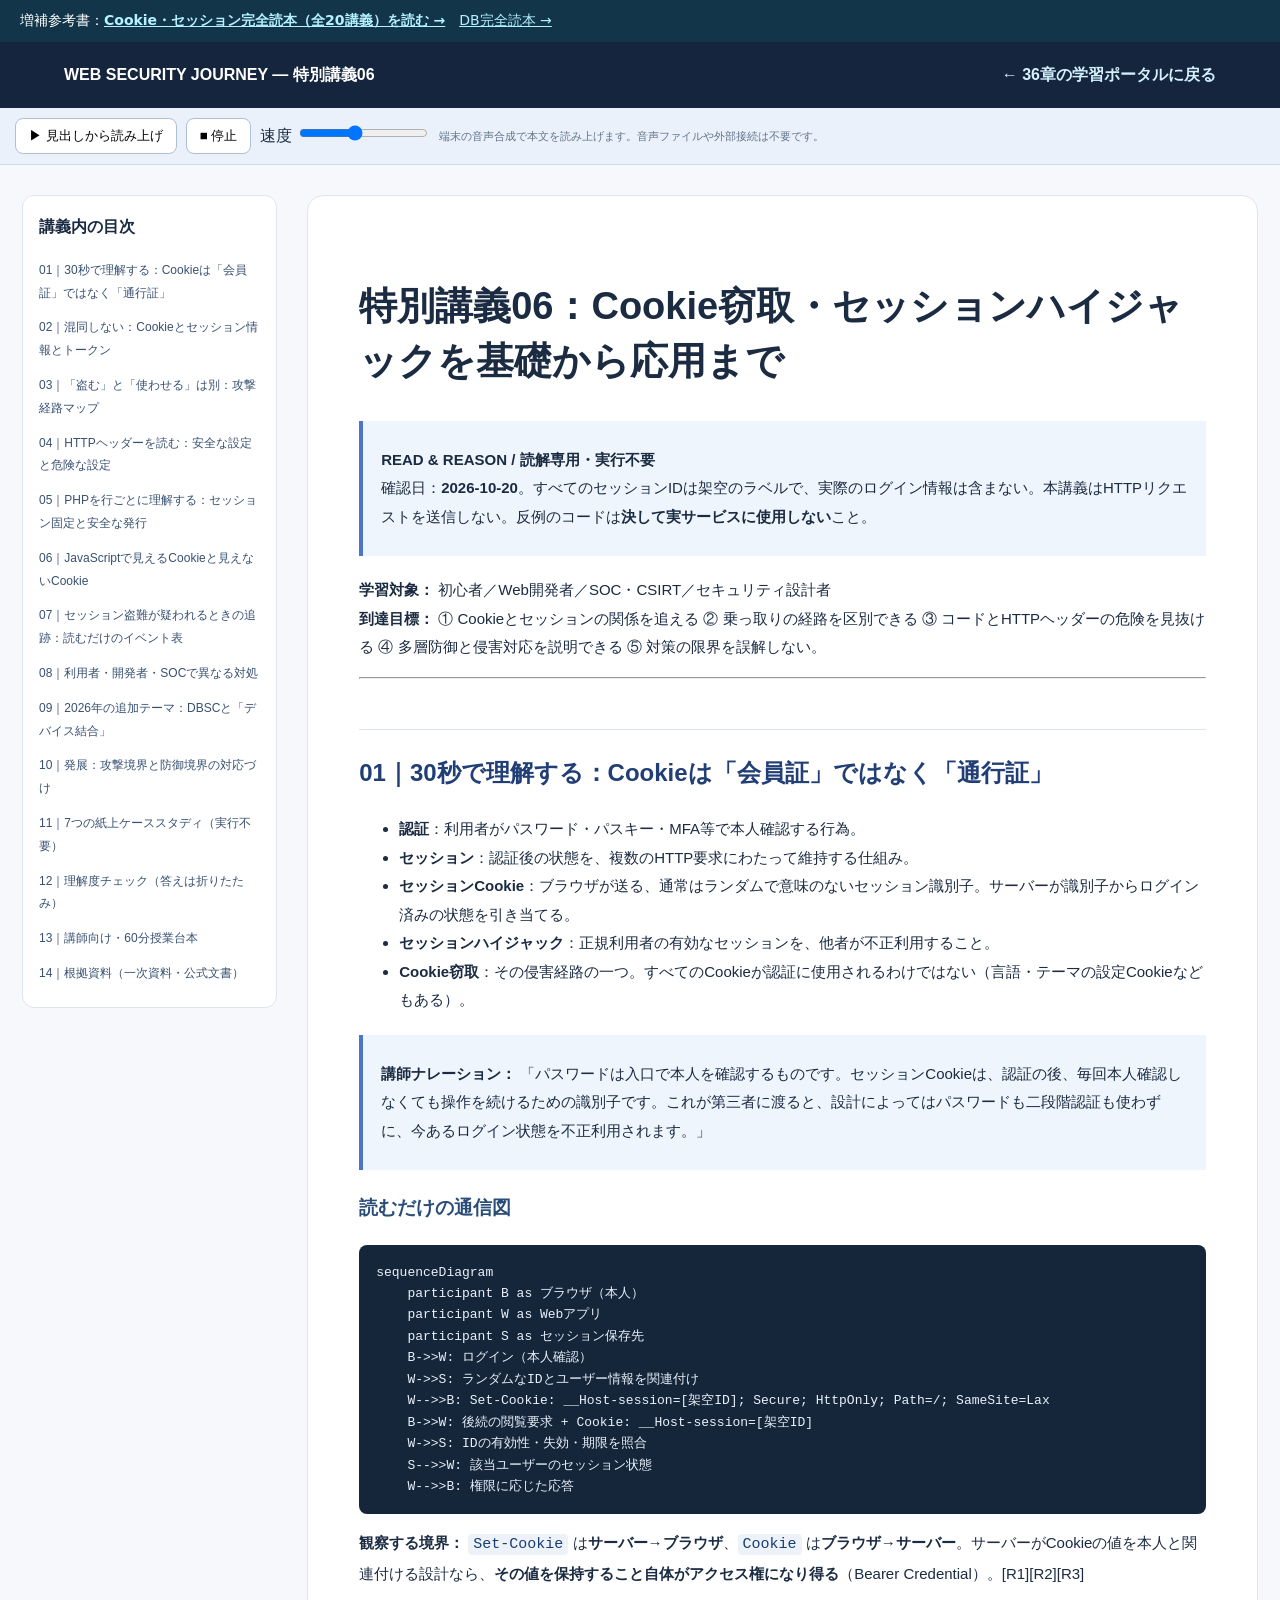
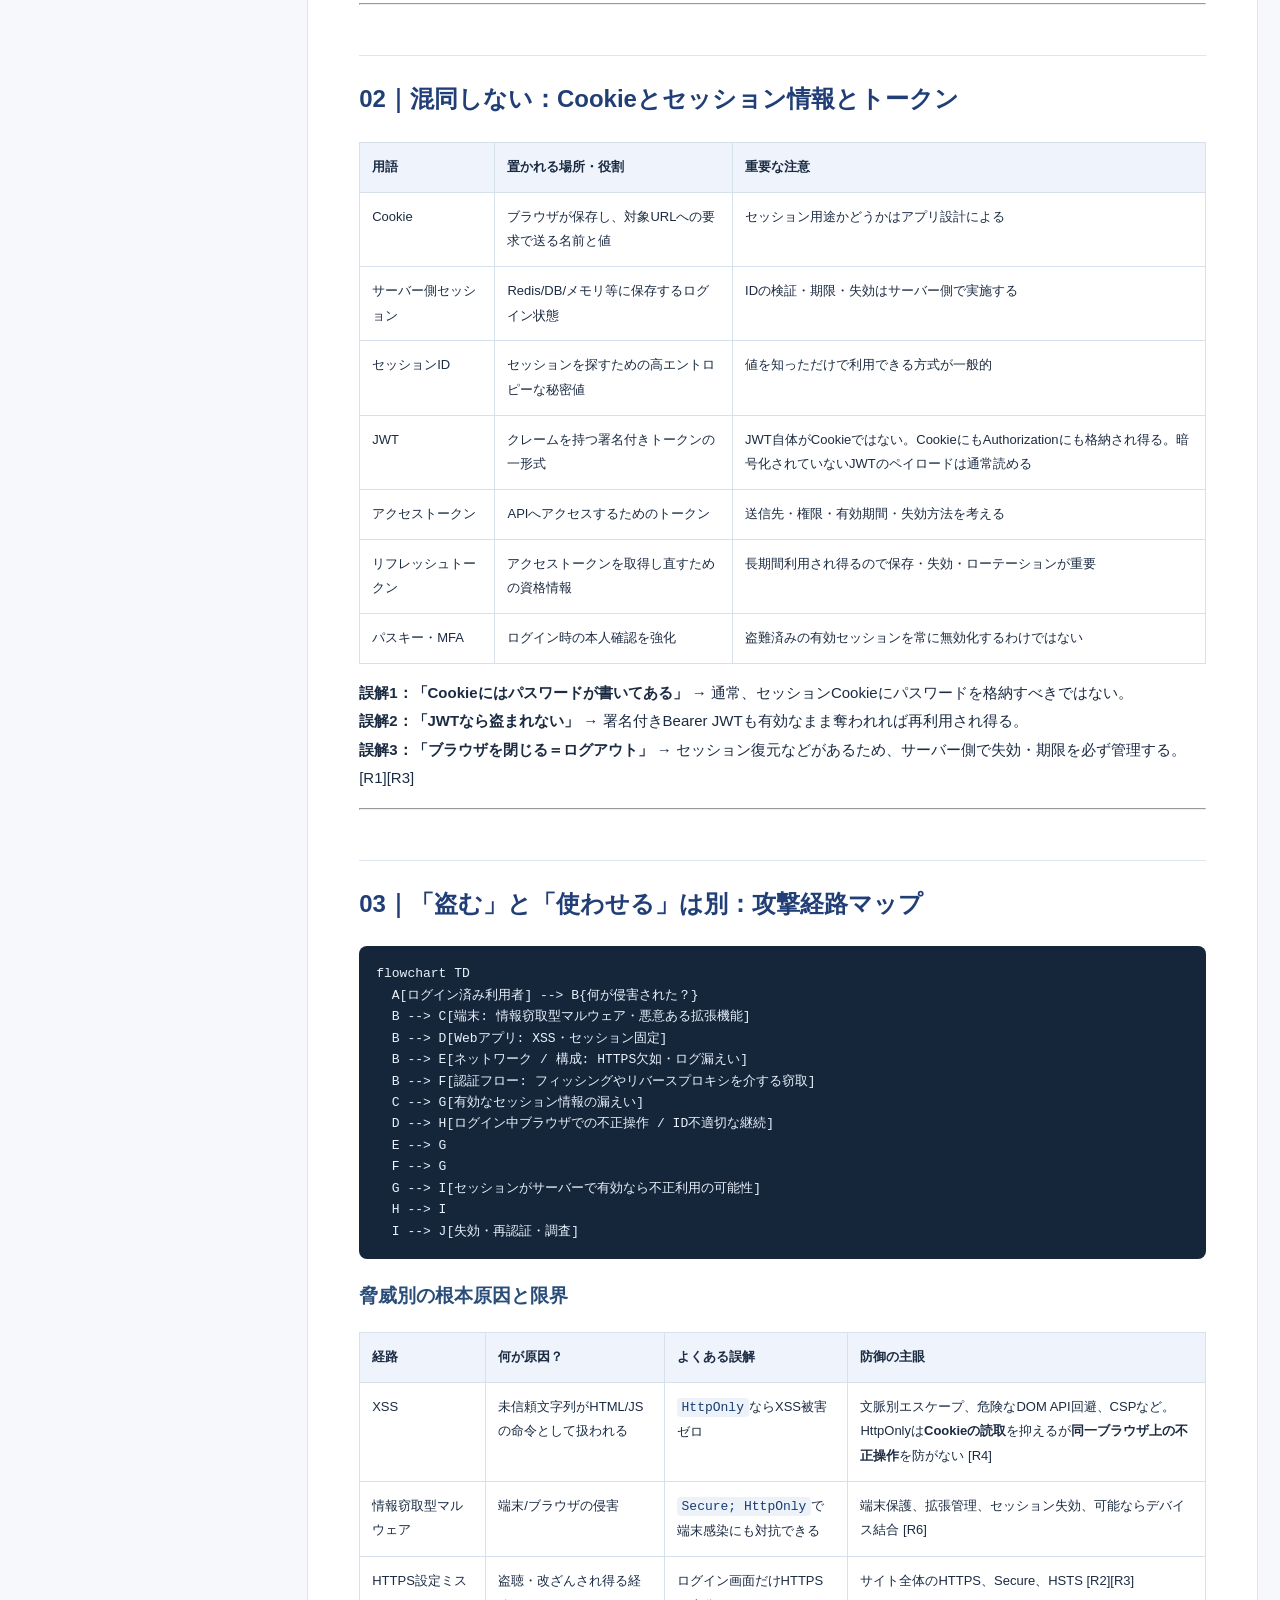
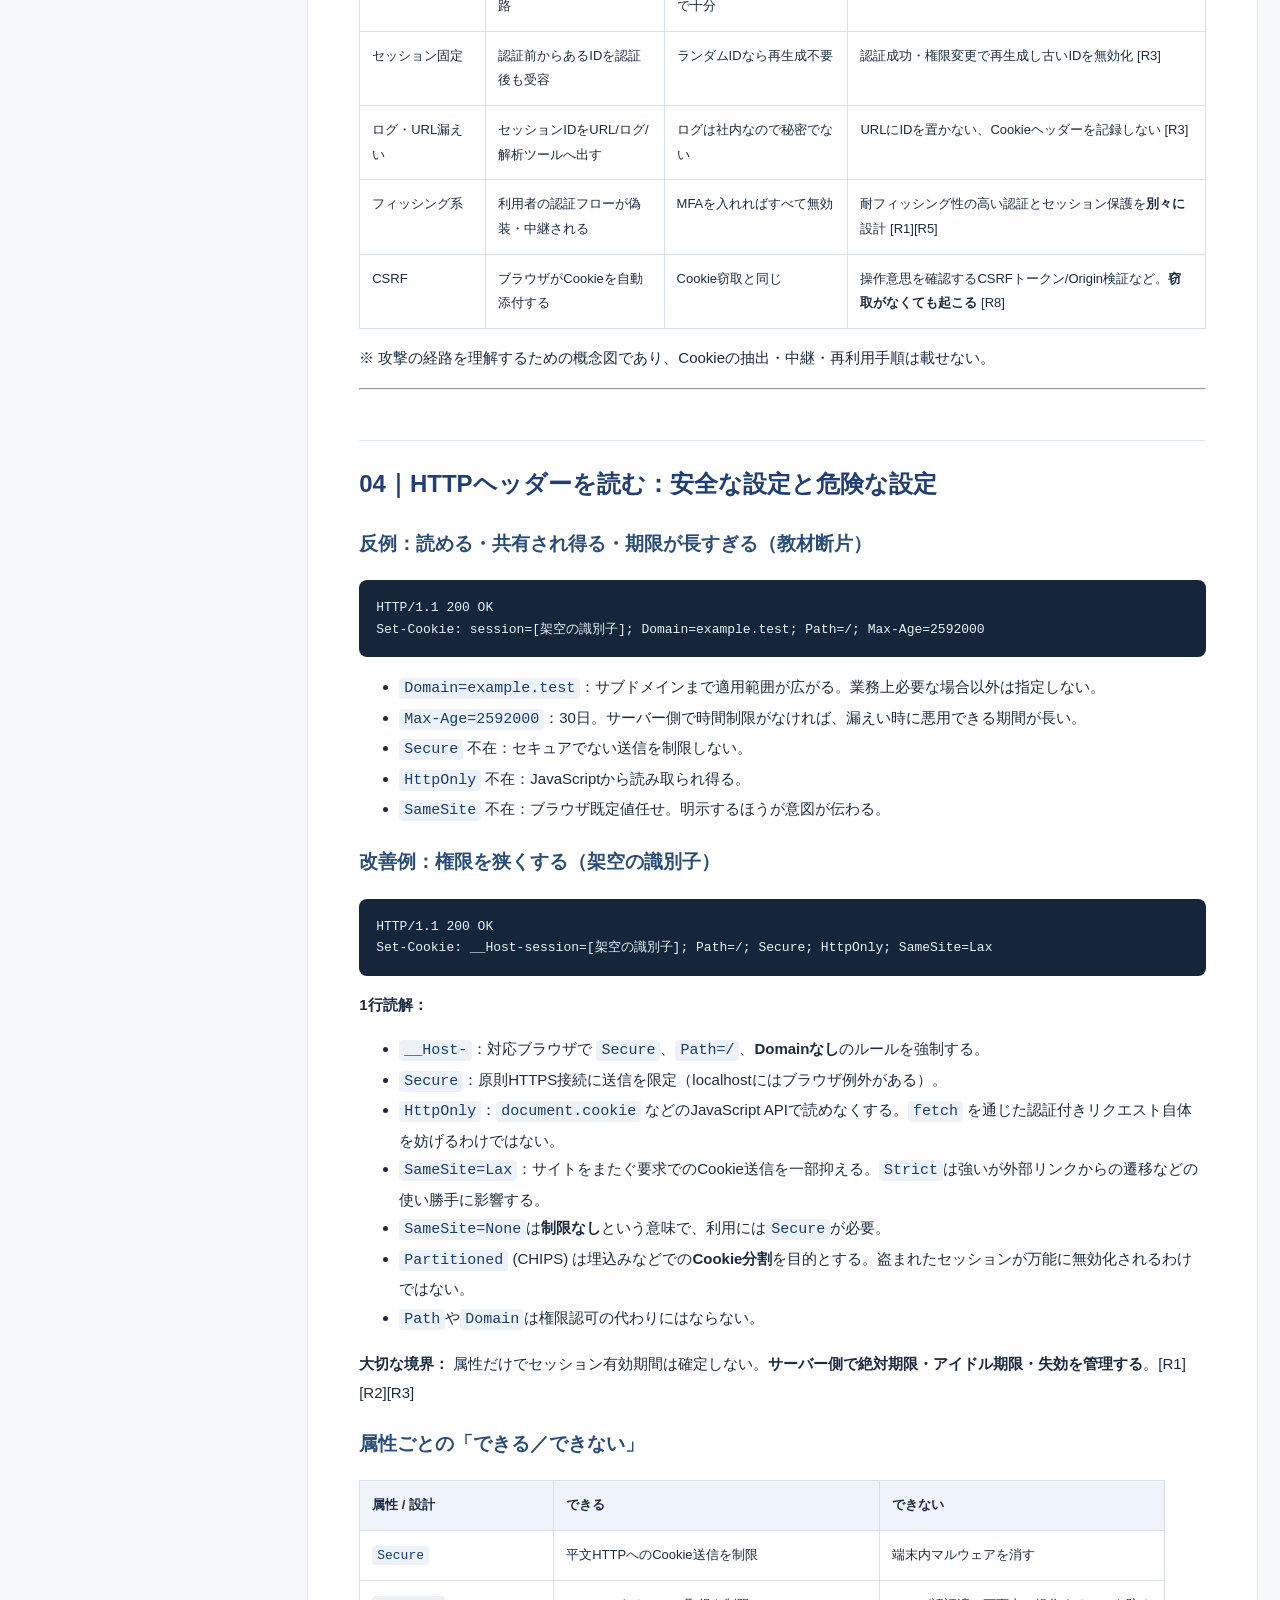
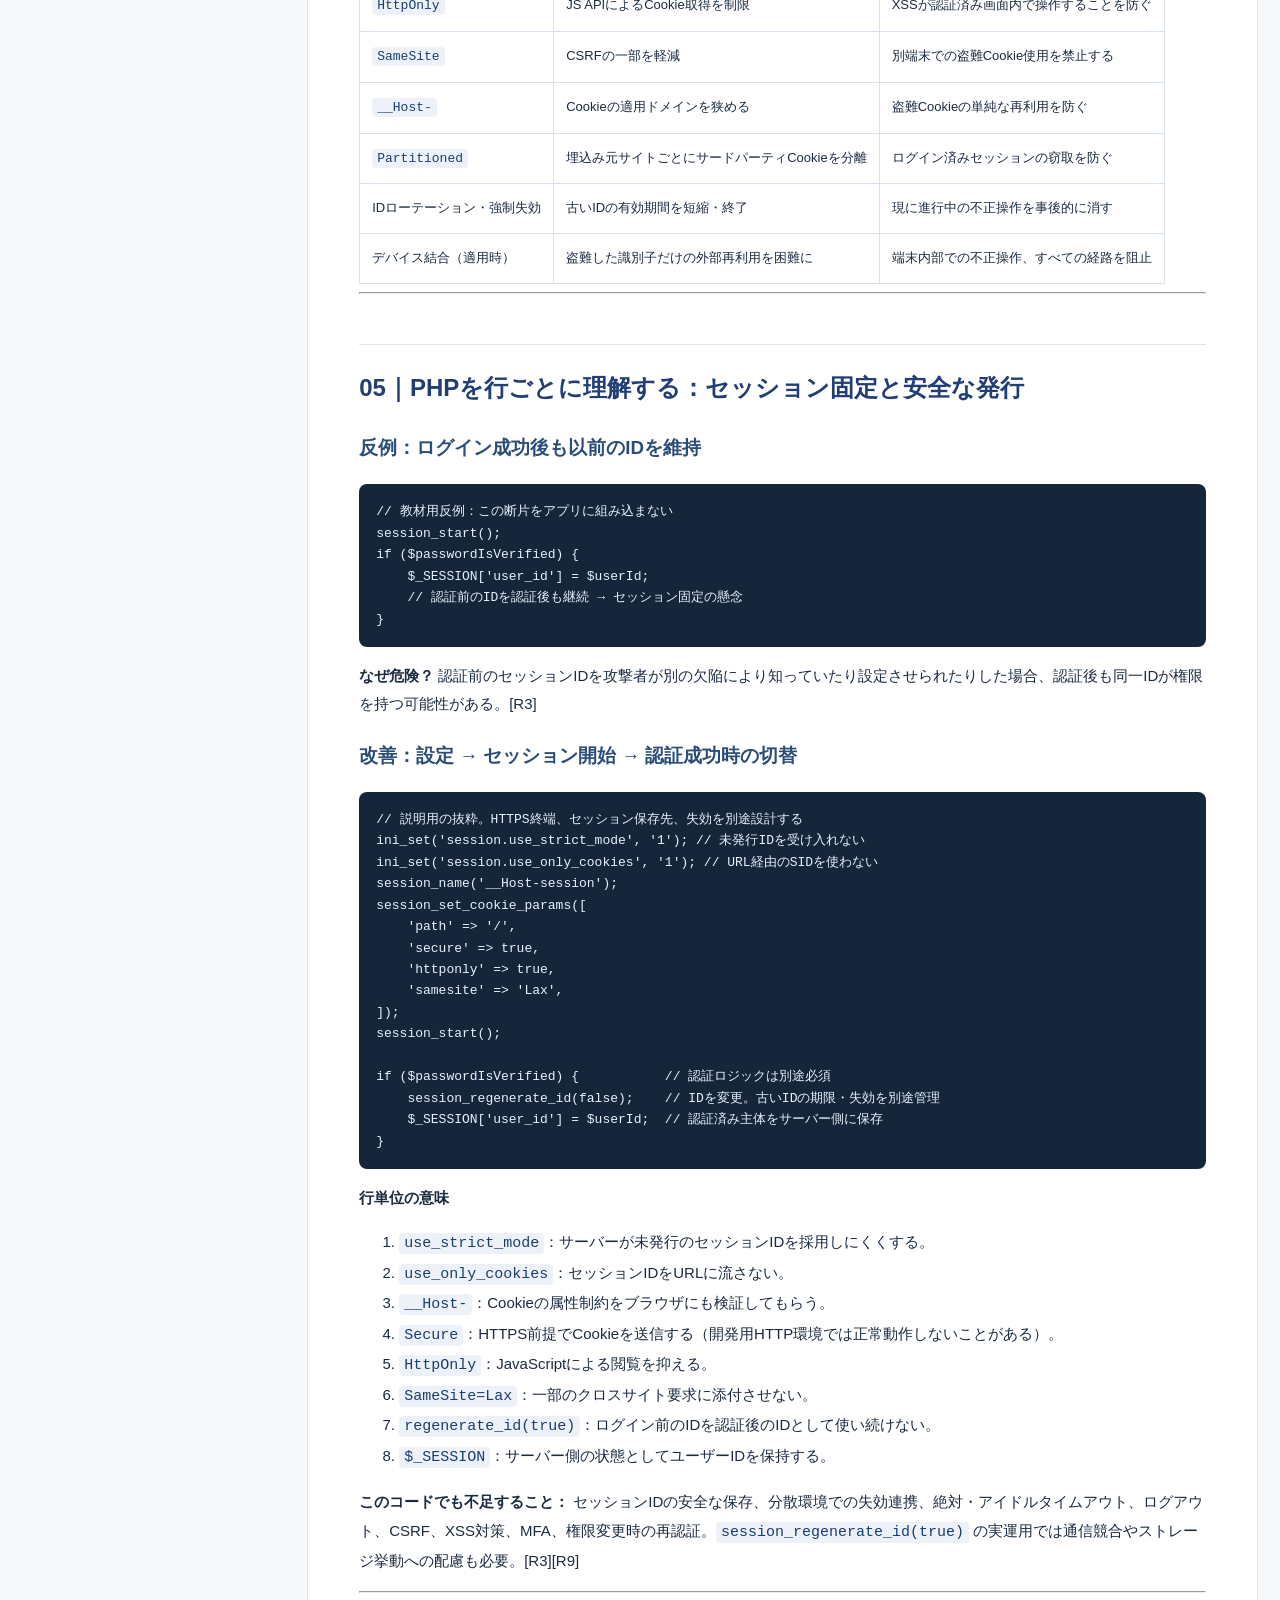
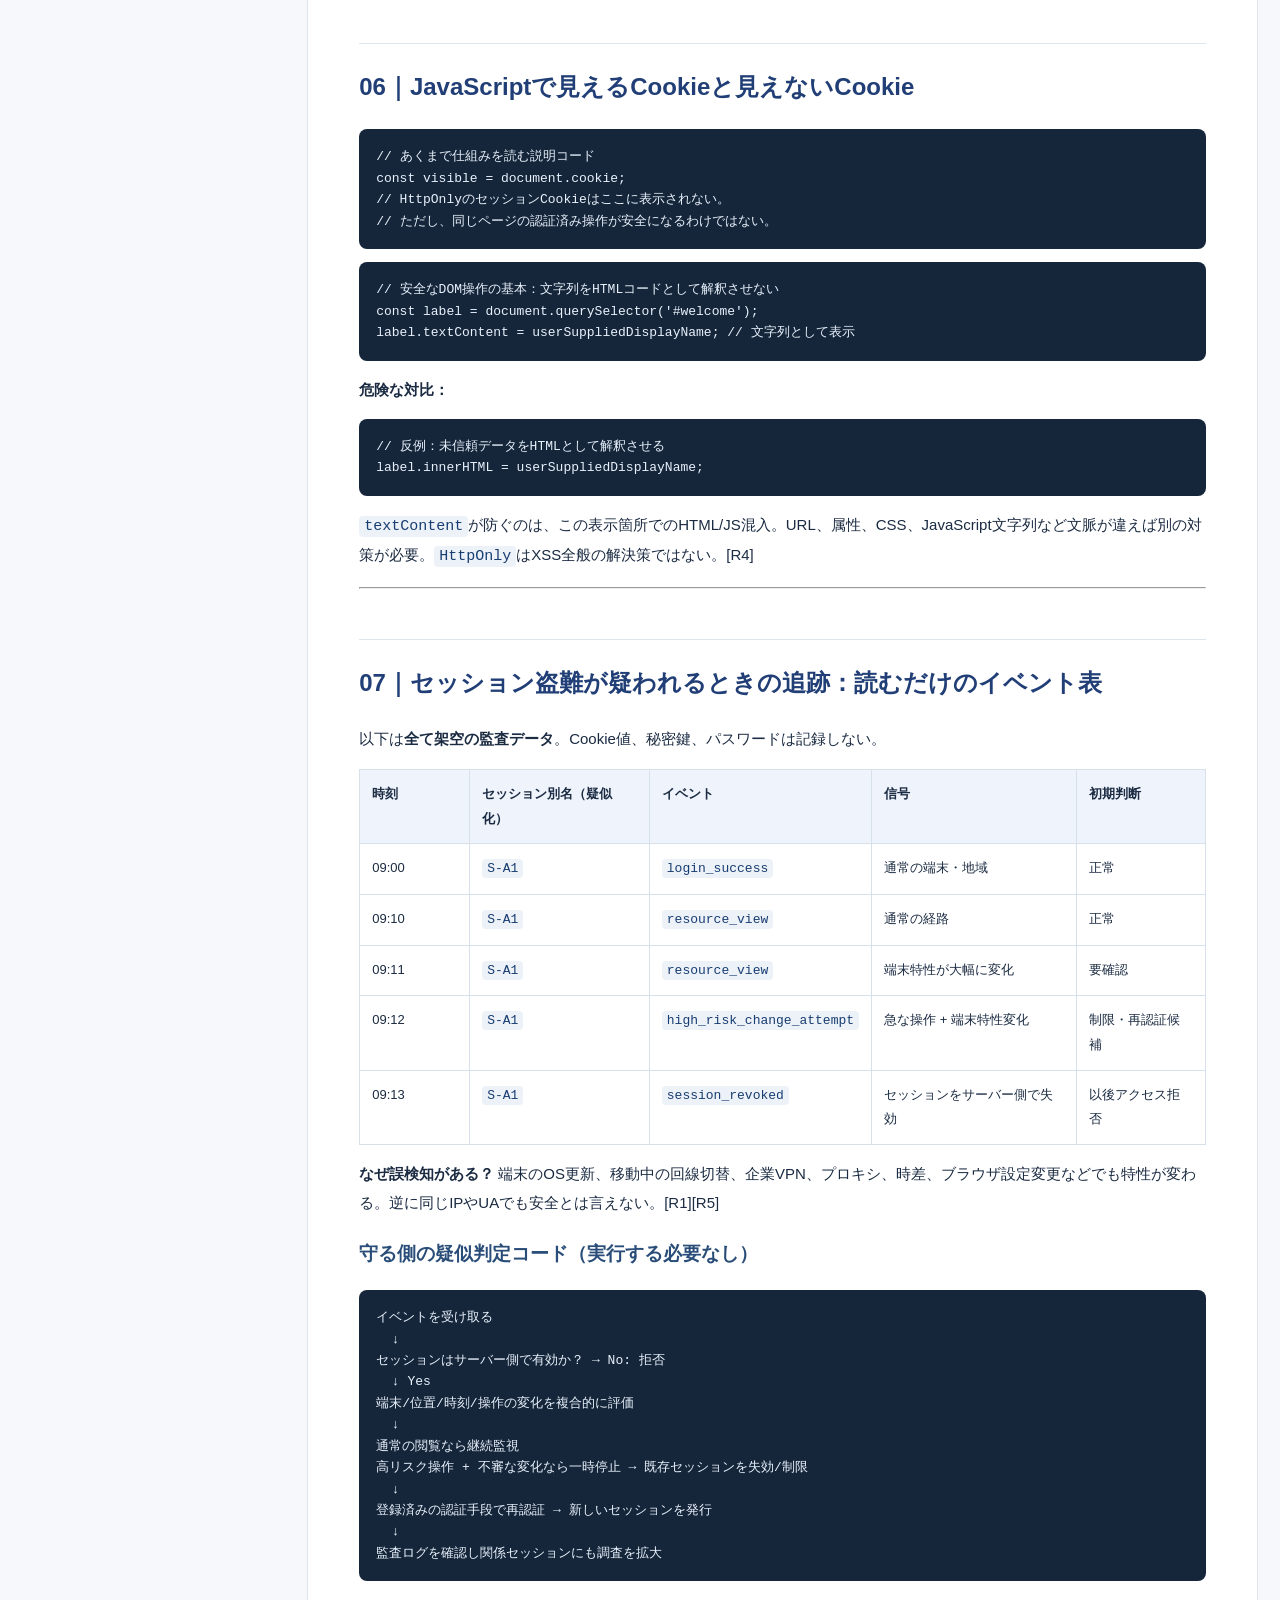
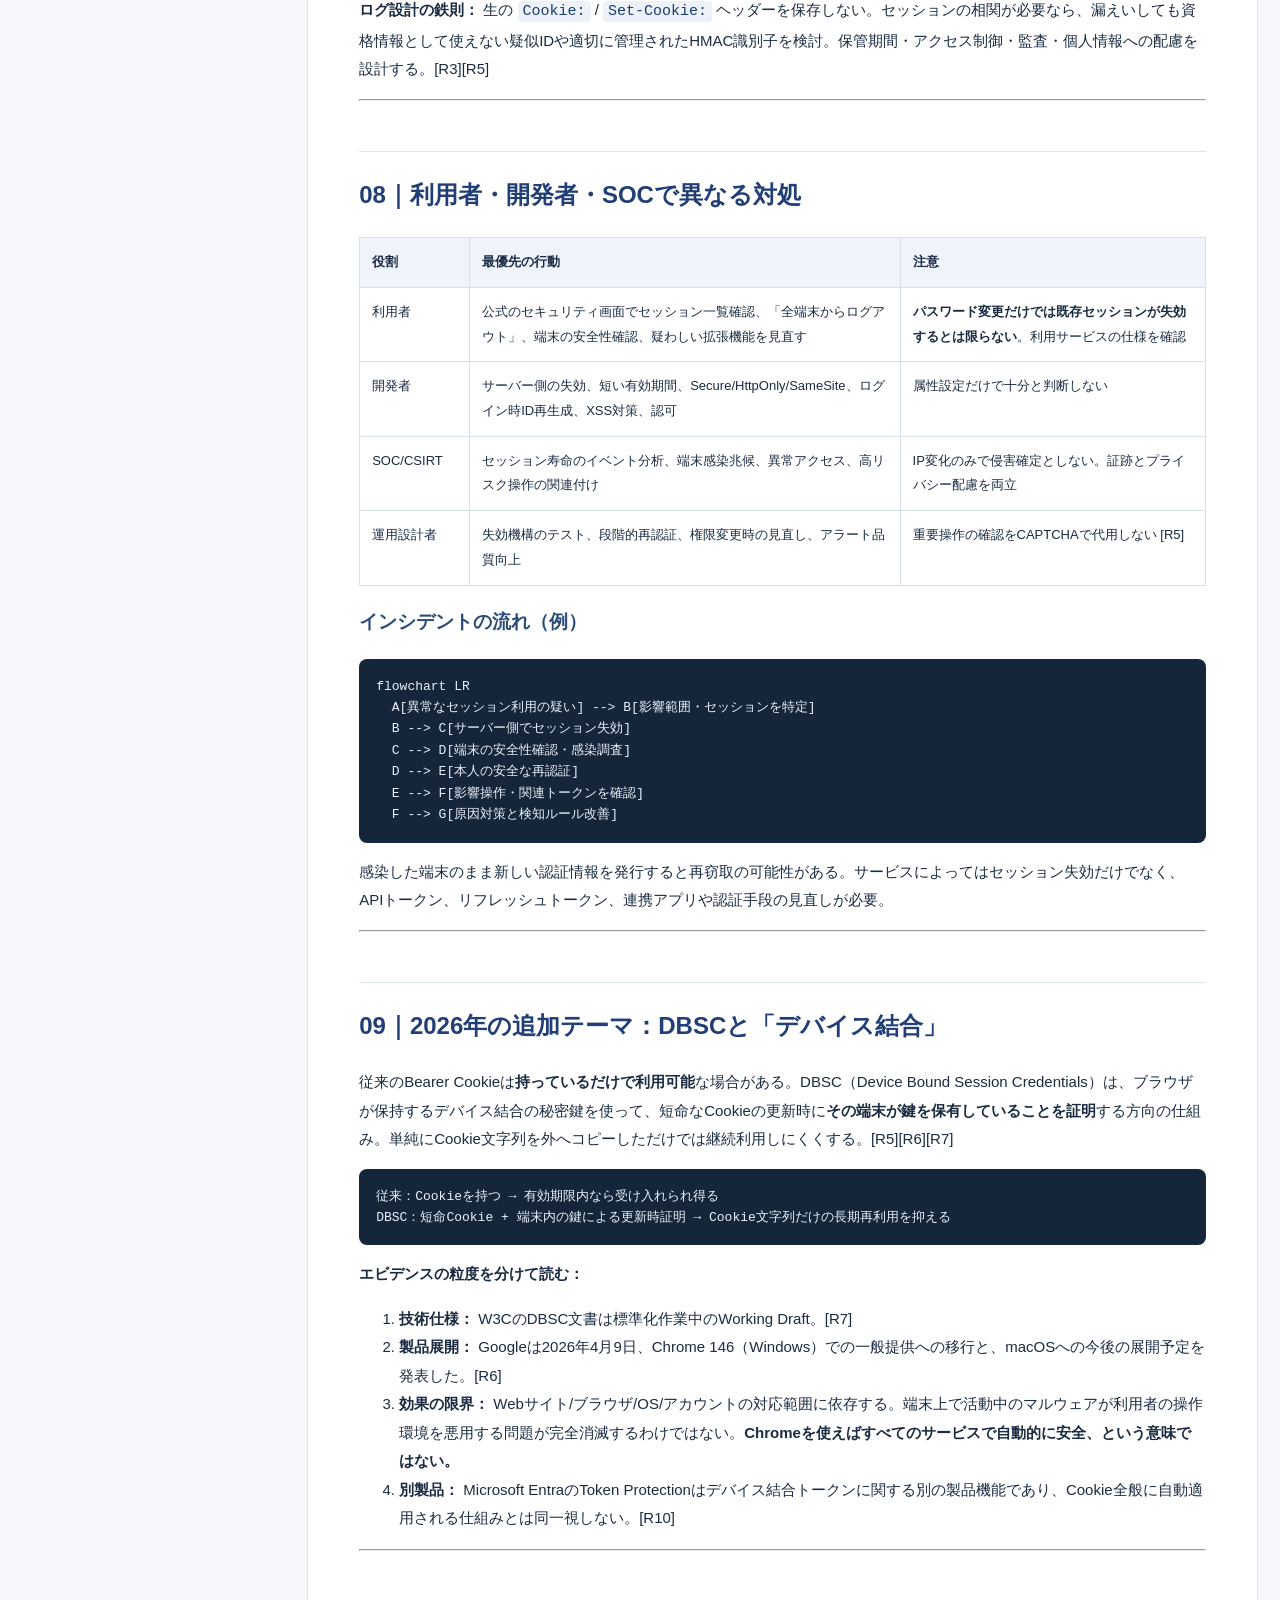
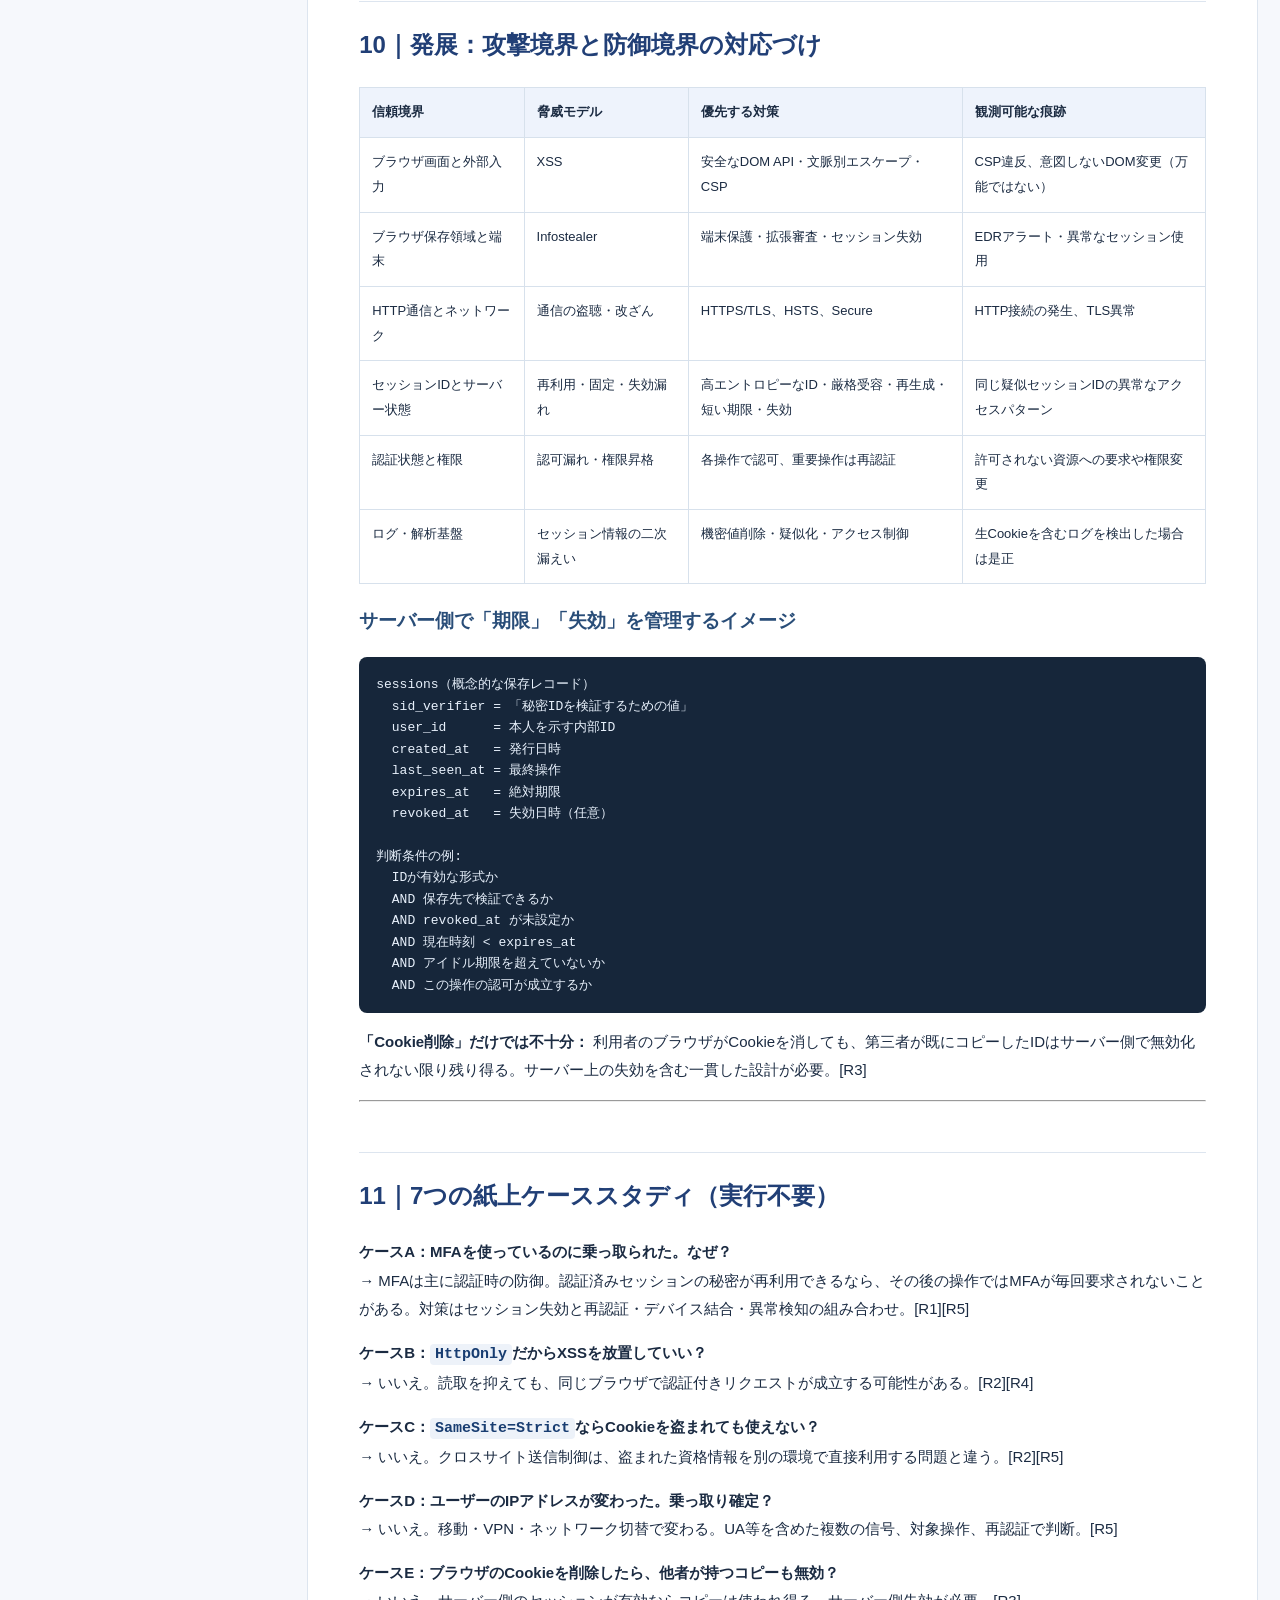
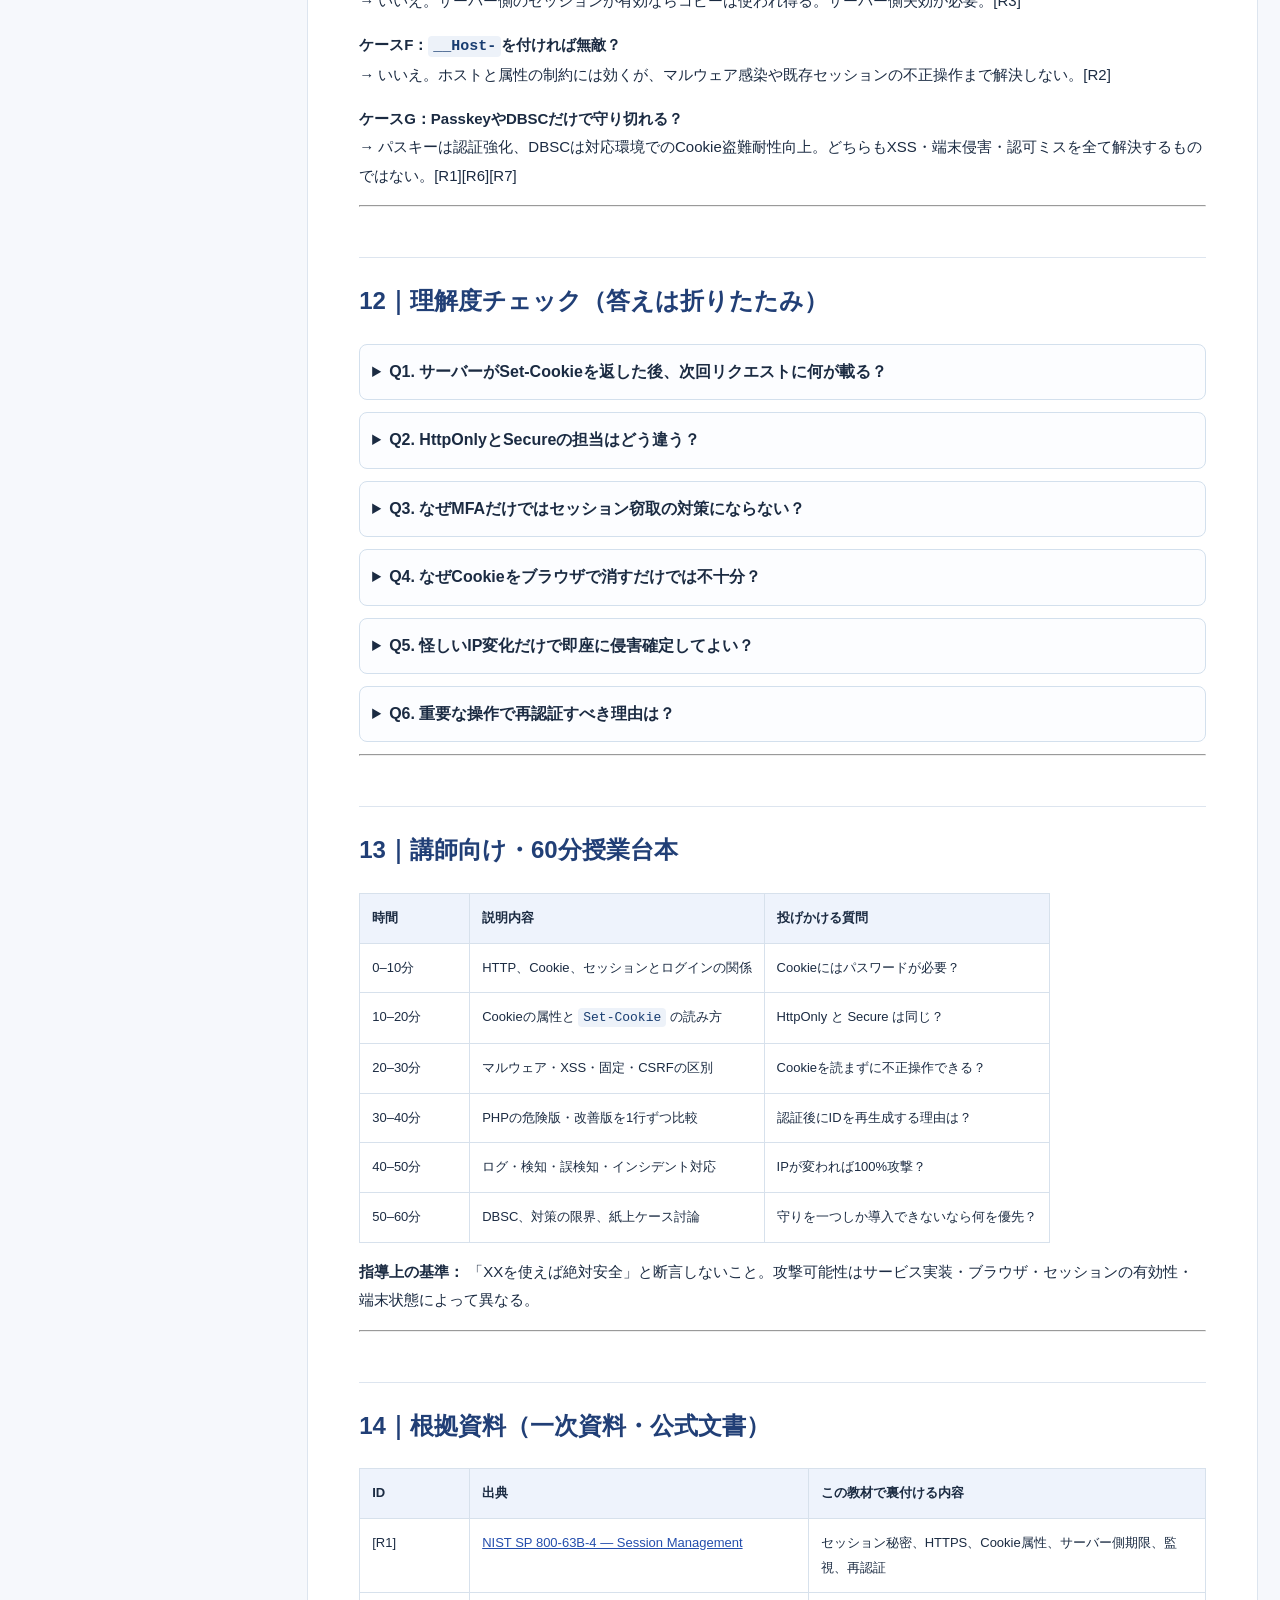
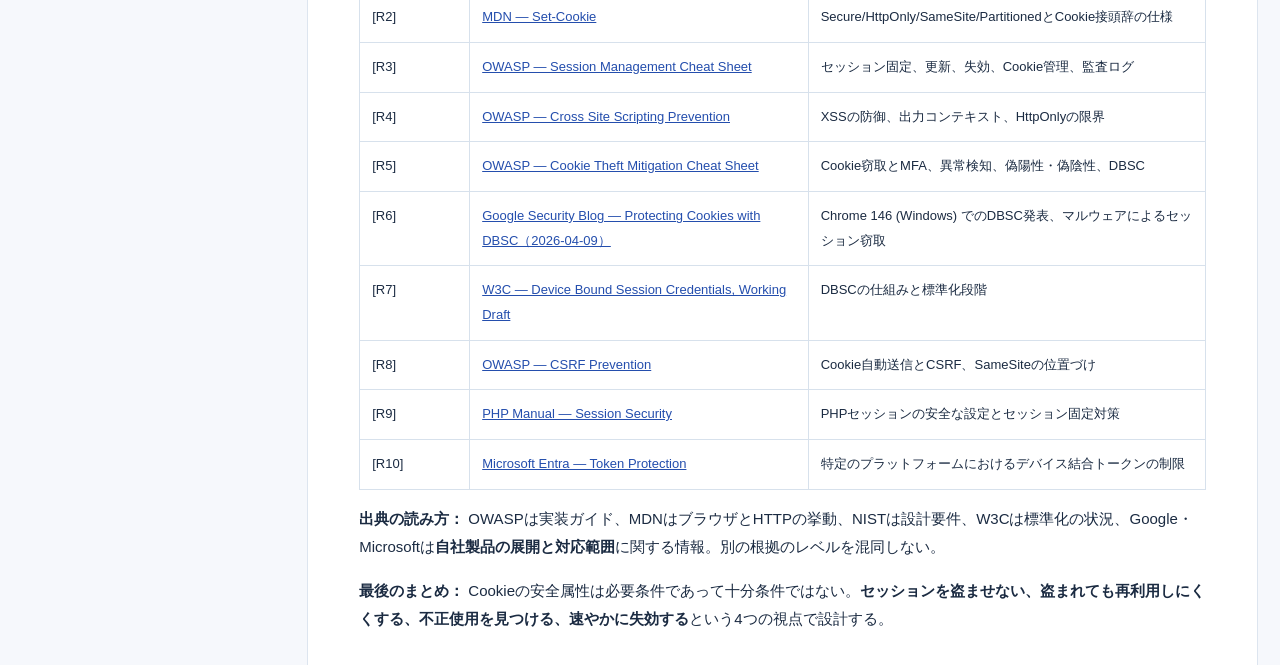
<file: docs/cookie-session.html>
<!doctype html>
<html lang="ja"><head><meta charset="utf-8"><meta name="viewport" content="width=device-width, initial-scale=1">
<title>Cookie窃取・セッションハイジャック | Web Security Journey</title>
<meta name="description" content="Cookieとセッションの基本から、脆弱なコード・検知・PHP対策・DBSCまで、実行不要の日本語講義。">
<style>
:root{--blue:#244ead;--ink:#1b2b42;--border:#dde5ef;--bg:#f6f8fc}
*{box-sizing:border-box}html{scroll-behavior:smooth}body{margin:0;background:var(--bg);color:var(--ink);font-family:-apple-system,BlinkMacSystemFont,'Hiragino Kaku Gothic ProN','Noto Sans JP',sans-serif;line-height:1.9}
.top{background:#14253d;color:white;padding:18px 5vw;display:flex;align-items:center;justify-content:space-between;gap:16px;flex-wrap:wrap}
.top a{color:#d3f0fc;text-decoration:none;font-weight:650}.wrapper{max-width:1450px;margin:auto;display:grid;grid-template-columns:255px minmax(0,1fr);gap:30px;padding:30px 22px}nav{position:sticky;top:25px;align-self:start;max-height:92vh;overflow-y:auto;background:white;border:1px solid var(--border);border-radius:12px;padding:16px}
nav strong{display:block;margin-bottom:10px}nav a{display:block;font-size:12px;text-decoration:none;padding:6px 0;color:#385071}nav a:hover{text-decoration:underline;color:var(--blue)}
article{background:white;border:1px solid var(--border);border-radius:16px;padding:clamp(20px,4vw,55px);min-width:0}h1{font-size:clamp(24px,3vw,38px);line-height:1.45}h2{margin-top:50px;border-top:1px solid var(--border);padding-top:20px;color:#213f76;scroll-margin-top:15px}h3{color:#294d78}p,li{font-size:15px}a{color:var(--blue);overflow-wrap:anywhere}pre{background:#16263a;color:#e8f1fc;padding:17px;border-radius:8px;overflow-x:auto;font-size:13px;line-height:1.65}code{font-family:ui-monospace,SFMono-Regular,Menlo,Consolas,monospace}:not(pre)>code{background:#edf2f9;color:#183d71;padding:2px 5px;border-radius:4px}table{border-collapse:collapse;width:100%;display:block;overflow-x:auto;font-size:13px}th,td{border:1px solid #d7e1ec;padding:12px;text-align:left;vertical-align:top;min-width:110px}th{background:#eef3fc}blockquote{border-left:4px solid #4b75c7;background:#eff5fc;margin:20px 0;padding:10px 18px}details{border:1px solid #d3e0ed;margin:12px 0;border-radius:8px;padding:12px;background:#fcfdff}summary{cursor:pointer;font-weight:700}.voice{position:sticky;top:0;z-index:2;padding:10px 15px;background:#eaf1fb;border-bottom:1px solid #cedbec;display:flex;gap:9px;align-items:center;flex-wrap:wrap}button{border:1px solid #adc0d8;padding:8px 13px;border-radius:8px;background:white;cursor:pointer}button:focus-visible,a:focus-visible{outline:3px solid #e8bd51;outline-offset:2px}.voice small{font-size:11px;color:#61738b}
@media(max-width:920px){.wrapper{display:block;padding:10px}nav{position:static;max-height:260px;overflow-y:auto;margin:15px 0}article{padding:20px}}
</style></head>
<body><div style="position:relative;z-index:10;background:#12354a;color:white;padding:12px 20px;font:14px system-ui,sans-serif">増補参考書：<a href="cookie-book.html" style="color:#b4f2ff;font-weight:bold">Cookie・セッション完全読本（全20講義）を読む →</a>　<a href="database-book.html" style="color:#b4f2ff">DB完全読本 →</a></div><div class="top"><strong>WEB SECURITY JOURNEY — 特別講義06</strong><a href="index.html#lesson-31">← 36章の学習ポータルに戻る</a></div>
<div class="voice"><button id="read" type="button">▶ 見出しから読み上げ</button><button id="halt" type="button">■ 停止</button><label>速度 <input id="speed" type="range" min="0.7" max="1.4" step="0.1" value="1"></label><small id="voice-hint">端末の音声合成で本文を読み上げます。音声ファイルや外部接続は不要です。</small></div>
<div class="wrapper"><nav aria-label="講義の見出し一覧"><strong>講義内の目次</strong><a href="#01-30秒で理解する-cookieは-会員証-ではなく-通行証">01｜30秒で理解する：Cookieは「会員証」ではなく「通行証」</a>
<a href="#02-混同しない-cookieとセッション情報とトークン">02｜混同しない：Cookieとセッション情報とトークン</a>
<a href="#03-盗む-と-使わせる-は別-攻撃経路マップ">03｜「盗む」と「使わせる」は別：攻撃経路マップ</a>
<a href="#04-httpヘッダーを読む-安全な設定と危険な設定">04｜HTTPヘッダーを読む：安全な設定と危険な設定</a>
<a href="#05-phpを行ごとに理解する-セッション固定と安全な発行">05｜PHPを行ごとに理解する：セッション固定と安全な発行</a>
<a href="#06-javascriptで見えるcookieと見えないcookie">06｜JavaScriptで見えるCookieと見えないCookie</a>
<a href="#07-セッション盗難が疑われるときの追跡-読むだけのイベント表">07｜セッション盗難が疑われるときの追跡：読むだけのイベント表</a>
<a href="#08-利用者-開発者-socで異なる対処">08｜利用者・開発者・SOCで異なる対処</a>
<a href="#09-2026年の追加テーマ-dbscと-デバイス結合">09｜2026年の追加テーマ：DBSCと「デバイス結合」</a>
<a href="#10-発展-攻撃境界と防御境界の対応づけ">10｜発展：攻撃境界と防御境界の対応づけ</a>
<a href="#11-7つの紙上ケーススタディ-実行不要">11｜7つの紙上ケーススタディ（実行不要）</a>
<a href="#12-理解度チェック-答えは折りたたみ">12｜理解度チェック（答えは折りたたみ）</a>
<a href="#13-講師向け-60分授業台本">13｜講師向け・60分授業台本</a>
<a href="#14-根拠資料-一次資料-公式文書">14｜根拠資料（一次資料・公式文書）</a></nav><article id="reading"><h1 id="特別講義06-cookie窃取-セッションハイジャックを基礎から応用まで">特別講義06：Cookie窃取・セッションハイジャックを基礎から応用まで</h1>
<blockquote>
<p><strong>READ &amp; REASON / 読解専用・実行不要</strong><br>
確認日：<strong>2026-10-20</strong>。すべてのセッションIDは架空のラベルで、実際のログイン情報は含まない。本講義はHTTPリクエストを送信しない。反例のコードは<strong>決して実サービスに使用しない</strong>こと。</p>
</blockquote>
<p><strong>学習対象：</strong> 初心者／Web開発者／SOC・CSIRT／セキュリティ設計者<br>
<strong>到達目標：</strong> ① Cookieとセッションの関係を追える ② 乗っ取りの経路を区別できる ③ コードとHTTPヘッダーの危険を見抜ける ④ 多層防御と侵害対応を説明できる ⑤ 対策の限界を誤解しない。</p>
<hr>
<h2 id="01-30秒で理解する-cookieは-会員証-ではなく-通行証">01｜30秒で理解する：Cookieは「会員証」ではなく「通行証」</h2>
<ul>
<li><strong>認証</strong>：利用者がパスワード・パスキー・MFA等で本人確認する行為。</li>
<li><strong>セッション</strong>：認証後の状態を、複数のHTTP要求にわたって維持する仕組み。</li>
<li><strong>セッションCookie</strong>：ブラウザが送る、通常はランダムで意味のないセッション識別子。サーバーが識別子からログイン済みの状態を引き当てる。</li>
<li><strong>セッションハイジャック</strong>：正規利用者の有効なセッションを、他者が不正利用すること。</li>
<li><strong>Cookie窃取</strong>：その侵害経路の一つ。すべてのCookieが認証に使用されるわけではない（言語・テーマの設定Cookieなどもある）。</li>
</ul>
<blockquote>
<p><strong>講師ナレーション：</strong> 「パスワードは入口で本人を確認するものです。セッションCookieは、認証の後、毎回本人確認しなくても操作を続けるための識別子です。これが第三者に渡ると、設計によってはパスワードも二段階認証も使わずに、今あるログイン状態を不正利用されます。」</p>
</blockquote>
<h3 id="読むだけの通信図">読むだけの通信図</h3>
<pre><code class="language-mermaid">sequenceDiagram
    participant B as ブラウザ（本人）
    participant W as Webアプリ
    participant S as セッション保存先
    B-&gt;&gt;W: ログイン（本人確認）
    W-&gt;&gt;S: ランダムなIDとユーザー情報を関連付け
    W--&gt;&gt;B: Set-Cookie: __Host-session=[架空ID]; Secure; HttpOnly; Path=/; SameSite=Lax
    B-&gt;&gt;W: 後続の閲覧要求 + Cookie: __Host-session=[架空ID]
    W-&gt;&gt;S: IDの有効性・失効・期限を照合
    S--&gt;&gt;W: 該当ユーザーのセッション状態
    W--&gt;&gt;B: 権限に応じた応答
</code></pre>
<p><strong>観察する境界：</strong> <code>Set-Cookie</code> は<strong>サーバー→ブラウザ</strong>、<code>Cookie</code> は<strong>ブラウザ→サーバー</strong>。サーバーがCookieの値を本人と関連付ける設計なら、<strong>その値を保持すること自体がアクセス権になり得る</strong>（Bearer Credential）。[R1][R2][R3]</p>
<hr>
<h2 id="02-混同しない-cookieとセッション情報とトークン">02｜混同しない：Cookieとセッション情報とトークン</h2>
<table>
<thead>
<tr>
<th>用語</th>
<th>置かれる場所・役割</th>
<th>重要な注意</th>
</tr>
</thead>
<tbody>
<tr>
<td>Cookie</td>
<td>ブラウザが保存し、対象URLへの要求で送る名前と値</td>
<td>セッション用途かどうかはアプリ設計による</td>
</tr>
<tr>
<td>サーバー側セッション</td>
<td>Redis/DB/メモリ等に保存するログイン状態</td>
<td>IDの検証・期限・失効はサーバー側で実施する</td>
</tr>
<tr>
<td>セッションID</td>
<td>セッションを探すための高エントロピーな秘密値</td>
<td>値を知っただけで利用できる方式が一般的</td>
</tr>
<tr>
<td>JWT</td>
<td>クレームを持つ署名付きトークンの一形式</td>
<td>JWT自体がCookieではない。CookieにもAuthorizationにも格納され得る。暗号化されていないJWTのペイロードは通常読める</td>
</tr>
<tr>
<td>アクセストークン</td>
<td>APIへアクセスするためのトークン</td>
<td>送信先・権限・有効期間・失効方法を考える</td>
</tr>
<tr>
<td>リフレッシュトークン</td>
<td>アクセストークンを取得し直すための資格情報</td>
<td>長期間利用され得るので保存・失効・ローテーションが重要</td>
</tr>
<tr>
<td>パスキー・MFA</td>
<td>ログイン時の本人確認を強化</td>
<td>盗難済みの有効セッションを常に無効化するわけではない</td>
</tr>
</tbody>
</table>
<p><strong>誤解1：「Cookieにはパスワードが書いてある」</strong> → 通常、セッションCookieにパスワードを格納すべきではない。<br>
<strong>誤解2：「JWTなら盗まれない」</strong> → 署名付きBearer JWTも有効なまま奪われれば再利用され得る。<br>
<strong>誤解3：「ブラウザを閉じる＝ログアウト」</strong> → セッション復元などがあるため、サーバー側で失効・期限を必ず管理する。[R1][R3]</p>
<hr>
<h2 id="03-盗む-と-使わせる-は別-攻撃経路マップ">03｜「盗む」と「使わせる」は別：攻撃経路マップ</h2>
<pre><code class="language-mermaid">flowchart TD
  A[ログイン済み利用者] --&gt; B{何が侵害された？}
  B --&gt; C[端末: 情報窃取型マルウェア・悪意ある拡張機能]
  B --&gt; D[Webアプリ: XSS・セッション固定]
  B --&gt; E[ネットワーク / 構成: HTTPS欠如・ログ漏えい]
  B --&gt; F[認証フロー: フィッシングやリバースプロキシを介する窃取]
  C --&gt; G[有効なセッション情報の漏えい]
  D --&gt; H[ログイン中ブラウザでの不正操作 / ID不適切な継続]
  E --&gt; G
  F --&gt; G
  G --&gt; I[セッションがサーバーで有効なら不正利用の可能性]
  H --&gt; I
  I --&gt; J[失効・再認証・調査]
</code></pre>
<h3 id="脅威別の根本原因と限界">脅威別の根本原因と限界</h3>
<table>
<thead>
<tr>
<th>経路</th>
<th>何が原因？</th>
<th>よくある誤解</th>
<th>防御の主眼</th>
</tr>
</thead>
<tbody>
<tr>
<td>XSS</td>
<td>未信頼文字列がHTML/JSの命令として扱われる</td>
<td><code>HttpOnly</code>ならXSS被害ゼロ</td>
<td>文脈別エスケープ、危険なDOM API回避、CSPなど。HttpOnlyは<strong>Cookieの読取</strong>を抑えるが<strong>同一ブラウザ上の不正操作</strong>を防がない [R4]</td>
</tr>
<tr>
<td>情報窃取型マルウェア</td>
<td>端末/ブラウザの侵害</td>
<td><code>Secure; HttpOnly</code>で端末感染にも対抗できる</td>
<td>端末保護、拡張管理、セッション失効、可能ならデバイス結合 [R6]</td>
</tr>
<tr>
<td>HTTPS設定ミス</td>
<td>盗聴・改ざんされ得る経路</td>
<td>ログイン画面だけHTTPSで十分</td>
<td>サイト全体のHTTPS、Secure、HSTS [R2][R3]</td>
</tr>
<tr>
<td>セッション固定</td>
<td>認証前からあるIDを認証後も受容</td>
<td>ランダムIDなら再生成不要</td>
<td>認証成功・権限変更で再生成し古いIDを無効化 [R3]</td>
</tr>
<tr>
<td>ログ・URL漏えい</td>
<td>セッションIDをURL/ログ/解析ツールへ出す</td>
<td>ログは社内なので秘密でない</td>
<td>URLにIDを置かない、Cookieヘッダーを記録しない [R3]</td>
</tr>
<tr>
<td>フィッシング系</td>
<td>利用者の認証フローが偽装・中継される</td>
<td>MFAを入れればすべて無効</td>
<td>耐フィッシング性の高い認証とセッション保護を<strong>別々に</strong>設計 [R1][R5]</td>
</tr>
<tr>
<td>CSRF</td>
<td>ブラウザがCookieを自動添付する</td>
<td>Cookie窃取と同じ</td>
<td>操作意思を確認するCSRFトークン/Origin検証など。<strong>窃取がなくても起こる</strong> [R8]</td>
</tr>
</tbody>
</table>
<p>※ 攻撃の経路を理解するための概念図であり、Cookieの抽出・中継・再利用手順は載せない。</p>
<hr>
<h2 id="04-httpヘッダーを読む-安全な設定と危険な設定">04｜HTTPヘッダーを読む：安全な設定と危険な設定</h2>
<h3 id="反例-読める-共有され得る-期限が長すぎる-教材断片">反例：読める・共有され得る・期限が長すぎる（教材断片）</h3>
<pre><code class="language-http">HTTP/1.1 200 OK
Set-Cookie: session=[架空の識別子]; Domain=example.test; Path=/; Max-Age=2592000
</code></pre>
<ul>
<li><code>Domain=example.test</code>：サブドメインまで適用範囲が広がる。業務上必要な場合以外は指定しない。</li>
<li><code>Max-Age=2592000</code>：30日。サーバー側で時間制限がなければ、漏えい時に悪用できる期間が長い。</li>
<li><code>Secure</code> 不在：セキュアでない送信を制限しない。</li>
<li><code>HttpOnly</code> 不在：JavaScriptから読み取られ得る。</li>
<li><code>SameSite</code> 不在：ブラウザ既定値任せ。明示するほうが意図が伝わる。</li>
</ul>
<h3 id="改善例-権限を狭くする-架空の識別子">改善例：権限を狭くする（架空の識別子）</h3>
<pre><code class="language-http">HTTP/1.1 200 OK
Set-Cookie: __Host-session=[架空の識別子]; Path=/; Secure; HttpOnly; SameSite=Lax
</code></pre>
<p><strong>1行読解：</strong></p>
<ul>
<li><code>__Host-</code>：対応ブラウザで <code>Secure</code>、<code>Path=/</code>、<strong>Domainなし</strong>のルールを強制する。</li>
<li><code>Secure</code>：原則HTTPS接続に送信を限定（localhostにはブラウザ例外がある）。</li>
<li><code>HttpOnly</code>：<code>document.cookie</code> などのJavaScript APIで読めなくする。<code>fetch</code> を通じた認証付きリクエスト自体を妨げるわけではない。</li>
<li><code>SameSite=Lax</code>：サイトをまたぐ要求でのCookie送信を一部抑える。<code>Strict</code>は強いが外部リンクからの遷移などの使い勝手に影響する。</li>
<li><code>SameSite=None</code>は<strong>制限なし</strong>という意味で、利用には<code>Secure</code>が必要。</li>
<li><code>Partitioned</code> (CHIPS) は埋込みなどでの<strong>Cookie分割</strong>を目的とする。盗まれたセッションが万能に無効化されるわけではない。</li>
<li><code>Path</code>や<code>Domain</code>は権限認可の代わりにはならない。</li>
</ul>
<p><strong>大切な境界：</strong> 属性だけでセッション有効期間は確定しない。<strong>サーバー側で絶対期限・アイドル期限・失効を管理する</strong>。[R1][R2][R3]</p>
<h3 id="属性ごとの-できる-できない">属性ごとの「できる／できない」</h3>
<table>
<thead>
<tr>
<th>属性 / 設計</th>
<th>できる</th>
<th>できない</th>
</tr>
</thead>
<tbody>
<tr>
<td><code>Secure</code></td>
<td>平文HTTPへのCookie送信を制限</td>
<td>端末内マルウェアを消す</td>
</tr>
<tr>
<td><code>HttpOnly</code></td>
<td>JS APIによるCookie取得を制限</td>
<td>XSSが認証済み画面内で操作することを防ぐ</td>
</tr>
<tr>
<td><code>SameSite</code></td>
<td>CSRFの一部を軽減</td>
<td>別端末での盗難Cookie使用を禁止する</td>
</tr>
<tr>
<td><code>__Host-</code></td>
<td>Cookieの適用ドメインを狭める</td>
<td>盗難Cookieの単純な再利用を防ぐ</td>
</tr>
<tr>
<td><code>Partitioned</code></td>
<td>埋込み元サイトごとにサードパーティCookieを分離</td>
<td>ログイン済みセッションの窃取を防ぐ</td>
</tr>
<tr>
<td>IDローテーション・強制失効</td>
<td>古いIDの有効期間を短縮・終了</td>
<td>現に進行中の不正操作を事後的に消す</td>
</tr>
<tr>
<td>デバイス結合（適用時）</td>
<td>盗難した識別子だけの外部再利用を困難に</td>
<td>端末内部での不正操作、すべての経路を阻止</td>
</tr>
</tbody>
</table>
<hr>
<h2 id="05-phpを行ごとに理解する-セッション固定と安全な発行">05｜PHPを行ごとに理解する：セッション固定と安全な発行</h2>
<h3 id="反例-ログイン成功後も以前のidを維持">反例：ログイン成功後も以前のIDを維持</h3>
<pre><code class="language-php">// 教材用反例：この断片をアプリに組み込まない
session_start();
if ($passwordIsVerified) {
    $_SESSION['user_id'] = $userId;
    // 認証前のIDを認証後も継続 → セッション固定の懸念
}
</code></pre>
<p><strong>なぜ危険？</strong> 認証前のセッションIDを攻撃者が別の欠陥により知っていたり設定させられたりした場合、認証後も同一IDが権限を持つ可能性がある。[R3]</p>
<h3 id="改善-設定-セッション開始-認証成功時の切替">改善：設定 → セッション開始 → 認証成功時の切替</h3>
<pre><code class="language-php">// 説明用の抜粋。HTTPS終端、セッション保存先、失効を別途設計する
ini_set('session.use_strict_mode', '1'); // 未発行IDを受け入れない
ini_set('session.use_only_cookies', '1'); // URL経由のSIDを使わない
session_name('__Host-session');
session_set_cookie_params([
    'path' =&gt; '/',
    'secure' =&gt; true,
    'httponly' =&gt; true,
    'samesite' =&gt; 'Lax',
]);
session_start();

if ($passwordIsVerified) {           // 認証ロジックは別途必須
    session_regenerate_id(false);    // IDを変更。古いIDの期限・失効を別途管理
    $_SESSION['user_id'] = $userId;  // 認証済み主体をサーバー側に保存
}
</code></pre>
<p><strong>行単位の意味</strong></p>
<ol>
<li><code>use_strict_mode</code>：サーバーが未発行のセッションIDを採用しにくくする。</li>
<li><code>use_only_cookies</code>：セッションIDをURLに流さない。</li>
<li><code>__Host-</code>：Cookieの属性制約をブラウザにも検証してもらう。</li>
<li><code>Secure</code>：HTTPS前提でCookieを送信する（開発用HTTP環境では正常動作しないことがある）。</li>
<li><code>HttpOnly</code>：JavaScriptによる閲覧を抑える。</li>
<li><code>SameSite=Lax</code>：一部のクロスサイト要求に添付させない。</li>
<li><code>regenerate_id(true)</code>：ログイン前のIDを認証後のIDとして使い続けない。</li>
<li><code>$_SESSION</code>：サーバー側の状態としてユーザーIDを保持する。</li>
</ol>
<p><strong>このコードでも不足すること：</strong> セッションIDの安全な保存、分散環境での失効連携、絶対・アイドルタイムアウト、ログアウト、CSRF、XSS対策、MFA、権限変更時の再認証。<code>session_regenerate_id(true)</code> の実運用では通信競合やストレージ挙動への配慮も必要。[R3][R9]</p>
<hr>
<h2 id="06-javascriptで見えるcookieと見えないcookie">06｜JavaScriptで見えるCookieと見えないCookie</h2>
<pre><code class="language-javascript">// あくまで仕組みを読む説明コード
const visible = document.cookie;
// HttpOnlyのセッションCookieはここに表示されない。
// ただし、同じページの認証済み操作が安全になるわけではない。
</code></pre>
<pre><code class="language-javascript">// 安全なDOM操作の基本：文字列をHTMLコードとして解釈させない
const label = document.querySelector('#welcome');
label.textContent = userSuppliedDisplayName; // 文字列として表示
</code></pre>
<p><strong>危険な対比：</strong></p>
<pre><code class="language-javascript">// 反例：未信頼データをHTMLとして解釈させる
label.innerHTML = userSuppliedDisplayName;
</code></pre>
<p><code>textContent</code>が防ぐのは、この表示箇所でのHTML/JS混入。URL、属性、CSS、JavaScript文字列など文脈が違えば別の対策が必要。<code>HttpOnly</code>はXSS全般の解決策ではない。[R4]</p>
<hr>
<h2 id="07-セッション盗難が疑われるときの追跡-読むだけのイベント表">07｜セッション盗難が疑われるときの追跡：読むだけのイベント表</h2>
<p>以下は<strong>全て架空の監査データ</strong>。Cookie値、秘密鍵、パスワードは記録しない。</p>
<table>
<thead>
<tr>
<th>時刻</th>
<th>セッション別名（疑似化）</th>
<th>イベント</th>
<th>信号</th>
<th>初期判断</th>
</tr>
</thead>
<tbody>
<tr>
<td>09:00</td>
<td><code>S-A1</code></td>
<td><code>login_success</code></td>
<td>通常の端末・地域</td>
<td>正常</td>
</tr>
<tr>
<td>09:10</td>
<td><code>S-A1</code></td>
<td><code>resource_view</code></td>
<td>通常の経路</td>
<td>正常</td>
</tr>
<tr>
<td>09:11</td>
<td><code>S-A1</code></td>
<td><code>resource_view</code></td>
<td>端末特性が大幅に変化</td>
<td>要確認</td>
</tr>
<tr>
<td>09:12</td>
<td><code>S-A1</code></td>
<td><code>high_risk_change_attempt</code></td>
<td>急な操作 + 端末特性変化</td>
<td>制限・再認証候補</td>
</tr>
<tr>
<td>09:13</td>
<td><code>S-A1</code></td>
<td><code>session_revoked</code></td>
<td>セッションをサーバー側で失効</td>
<td>以後アクセス拒否</td>
</tr>
</tbody>
</table>
<p><strong>なぜ誤検知がある？</strong> 端末のOS更新、移動中の回線切替、企業VPN、プロキシ、時差、ブラウザ設定変更などでも特性が変わる。逆に同じIPやUAでも安全とは言えない。[R1][R5]</p>
<h3 id="守る側の疑似判定コード-実行する必要なし">守る側の疑似判定コード（実行する必要なし）</h3>
<pre><code class="language-text">イベントを受け取る
  ↓
セッションはサーバー側で有効か？ → No: 拒否
  ↓ Yes
端末/位置/時刻/操作の変化を複合的に評価
  ↓
通常の閲覧なら継続監視
高リスク操作 + 不審な変化なら一時停止 → 既存セッションを失効/制限
  ↓
登録済みの認証手段で再認証 → 新しいセッションを発行
  ↓
監査ログを確認し関係セッションにも調査を拡大
</code></pre>
<p><strong>ログ設計の鉄則：</strong> 生の <code>Cookie:</code> / <code>Set-Cookie:</code> ヘッダーを保存しない。セッションの相関が必要なら、漏えいしても資格情報として使えない疑似IDや適切に管理されたHMAC識別子を検討。保管期間・アクセス制御・監査・個人情報への配慮を設計する。[R3][R5]</p>
<hr>
<h2 id="08-利用者-開発者-socで異なる対処">08｜利用者・開発者・SOCで異なる対処</h2>
<table>
<thead>
<tr>
<th>役割</th>
<th>最優先の行動</th>
<th>注意</th>
</tr>
</thead>
<tbody>
<tr>
<td>利用者</td>
<td>公式のセキュリティ画面でセッション一覧確認、「全端末からログアウト」、端末の安全性確認、疑わしい拡張機能を見直す</td>
<td><strong>パスワード変更だけでは既存セッションが失効するとは限らない</strong>。利用サービスの仕様を確認</td>
</tr>
<tr>
<td>開発者</td>
<td>サーバー側の失効、短い有効期間、Secure/HttpOnly/SameSite、ログイン時ID再生成、XSS対策、認可</td>
<td>属性設定だけで十分と判断しない</td>
</tr>
<tr>
<td>SOC/CSIRT</td>
<td>セッション寿命のイベント分析、端末感染兆候、異常アクセス、高リスク操作の関連付け</td>
<td>IP変化のみで侵害確定としない。証跡とプライバシー配慮を両立</td>
</tr>
<tr>
<td>運用設計者</td>
<td>失効機構のテスト、段階的再認証、権限変更時の見直し、アラート品質向上</td>
<td>重要操作の確認をCAPTCHAで代用しない [R5]</td>
</tr>
</tbody>
</table>
<h3 id="インシデントの流れ-例">インシデントの流れ（例）</h3>
<pre><code class="language-mermaid">flowchart LR
  A[異常なセッション利用の疑い] --&gt; B[影響範囲・セッションを特定]
  B --&gt; C[サーバー側でセッション失効]
  C --&gt; D[端末の安全性確認・感染調査]
  D --&gt; E[本人の安全な再認証]
  E --&gt; F[影響操作・関連トークンを確認]
  F --&gt; G[原因対策と検知ルール改善]
</code></pre>
<p>感染した端末のまま新しい認証情報を発行すると再窃取の可能性がある。サービスによってはセッション失効だけでなく、APIトークン、リフレッシュトークン、連携アプリや認証手段の見直しが必要。</p>
<hr>
<h2 id="09-2026年の追加テーマ-dbscと-デバイス結合">09｜2026年の追加テーマ：DBSCと「デバイス結合」</h2>
<p>従来のBearer Cookieは<strong>持っているだけで利用可能</strong>な場合がある。DBSC（Device Bound Session Credentials）は、ブラウザが保持するデバイス結合の秘密鍵を使って、短命なCookieの更新時に<strong>その端末が鍵を保有していることを証明</strong>する方向の仕組み。単純にCookie文字列を外へコピーしただけでは継続利用しにくくする。[R5][R6][R7]</p>
<pre><code class="language-text">従来：Cookieを持つ → 有効期限内なら受け入れられ得る
DBSC：短命Cookie + 端末内の鍵による更新時証明 → Cookie文字列だけの長期再利用を抑える
</code></pre>
<p><strong>エビデンスの粒度を分けて読む：</strong></p>
<ol>
<li><strong>技術仕様：</strong> W3CのDBSC文書は標準化作業中のWorking Draft。[R7]</li>
<li><strong>製品展開：</strong> Googleは2026年4月9日、Chrome 146（Windows）での一般提供への移行と、macOSへの今後の展開予定を発表した。[R6]</li>
<li><strong>効果の限界：</strong> Webサイト/ブラウザ/OS/アカウントの対応範囲に依存する。端末上で活動中のマルウェアが利用者の操作環境を悪用する問題が完全消滅するわけではない。<strong>Chromeを使えばすべてのサービスで自動的に安全、という意味ではない。</strong></li>
<li><strong>別製品：</strong> Microsoft EntraのToken Protectionはデバイス結合トークンに関する別の製品機能であり、Cookie全般に自動適用される仕組みとは同一視しない。[R10]</li>
</ol>
<hr>
<h2 id="10-発展-攻撃境界と防御境界の対応づけ">10｜発展：攻撃境界と防御境界の対応づけ</h2>
<table>
<thead>
<tr>
<th>信頼境界</th>
<th>脅威モデル</th>
<th>優先する対策</th>
<th>観測可能な痕跡</th>
</tr>
</thead>
<tbody>
<tr>
<td>ブラウザ画面と外部入力</td>
<td>XSS</td>
<td>安全なDOM API・文脈別エスケープ・CSP</td>
<td>CSP違反、意図しないDOM変更（万能ではない）</td>
</tr>
<tr>
<td>ブラウザ保存領域と端末</td>
<td>Infostealer</td>
<td>端末保護・拡張審査・セッション失効</td>
<td>EDRアラート・異常なセッション使用</td>
</tr>
<tr>
<td>HTTP通信とネットワーク</td>
<td>通信の盗聴・改ざん</td>
<td>HTTPS/TLS、HSTS、Secure</td>
<td>HTTP接続の発生、TLS異常</td>
</tr>
<tr>
<td>セッションIDとサーバー状態</td>
<td>再利用・固定・失効漏れ</td>
<td>高エントロピーなID・厳格受容・再生成・短い期限・失効</td>
<td>同じ疑似セッションIDの異常なアクセスパターン</td>
</tr>
<tr>
<td>認証状態と権限</td>
<td>認可漏れ・権限昇格</td>
<td>各操作で認可、重要操作は再認証</td>
<td>許可されない資源への要求や権限変更</td>
</tr>
<tr>
<td>ログ・解析基盤</td>
<td>セッション情報の二次漏えい</td>
<td>機密値削除・疑似化・アクセス制御</td>
<td>生Cookieを含むログを検出した場合は是正</td>
</tr>
</tbody>
</table>
<h3 id="サーバー側で-期限-失効-を管理するイメージ">サーバー側で「期限」「失効」を管理するイメージ</h3>
<pre><code class="language-text">sessions（概念的な保存レコード）
  sid_verifier = 「秘密IDを検証するための値」
  user_id      = 本人を示す内部ID
  created_at   = 発行日時
  last_seen_at = 最終操作
  expires_at   = 絶対期限
  revoked_at   = 失効日時（任意）

判断条件の例:
  IDが有効な形式か
  AND 保存先で検証できるか
  AND revoked_at が未設定か
  AND 現在時刻 &lt; expires_at
  AND アイドル期限を超えていないか
  AND この操作の認可が成立するか
</code></pre>
<p><strong>「Cookie削除」だけでは不十分：</strong> 利用者のブラウザがCookieを消しても、第三者が既にコピーしたIDはサーバー側で無効化されない限り残り得る。サーバー上の失効を含む一貫した設計が必要。[R3]</p>
<hr>
<h2 id="11-7つの紙上ケーススタディ-実行不要">11｜7つの紙上ケーススタディ（実行不要）</h2>
<p><strong>ケースA：MFAを使っているのに乗っ取られた。なぜ？</strong><br>
→ MFAは主に認証時の防御。認証済みセッションの秘密が再利用できるなら、その後の操作ではMFAが毎回要求されないことがある。対策はセッション失効と再認証・デバイス結合・異常検知の組み合わせ。[R1][R5]</p>
<p><strong>ケースB：<code>HttpOnly</code>だからXSSを放置していい？</strong><br>
→ いいえ。読取を抑えても、同じブラウザで認証付きリクエストが成立する可能性がある。[R2][R4]</p>
<p><strong>ケースC：<code>SameSite=Strict</code>ならCookieを盗まれても使えない？</strong><br>
→ いいえ。クロスサイト送信制御は、盗まれた資格情報を別の環境で直接利用する問題と違う。[R2][R5]</p>
<p><strong>ケースD：ユーザーのIPアドレスが変わった。乗っ取り確定？</strong><br>
→ いいえ。移動・VPN・ネットワーク切替で変わる。UA等を含めた複数の信号、対象操作、再認証で判断。[R5]</p>
<p><strong>ケースE：ブラウザのCookieを削除したら、他者が持つコピーも無効？</strong><br>
→ いいえ。サーバー側のセッションが有効ならコピーは使われ得る。サーバー側失効が必要。[R3]</p>
<p><strong>ケースF：<code>__Host-</code>を付ければ無敵？</strong><br>
→ いいえ。ホストと属性の制約には効くが、マルウェア感染や既存セッションの不正操作まで解決しない。[R2]</p>
<p><strong>ケースG：PasskeyやDBSCだけで守り切れる？</strong><br>
→ パスキーは認証強化、DBSCは対応環境でのCookie盗難耐性向上。どちらもXSS・端末侵害・認可ミスを全て解決するものではない。[R1][R6][R7]</p>
<hr>
<h2 id="12-理解度チェック-答えは折りたたみ">12｜理解度チェック（答えは折りたたみ）</h2>
<details><summary>Q1. サーバーがSet-Cookieを返した後、次回リクエストに何が載る？</summary>
<p><code>Cookie: 名前=値</code> の形でブラウザから対象サーバーへ送られる（送信対象は属性やブラウザ規則による）。<code>Set-Cookie</code> は応答側。</p>
</details>
<details><summary>Q2. HttpOnlyとSecureの担当はどう違う？</summary>
<p>HttpOnlyはJS APIからの閲覧制限、SecureはCookieが送られる転送プロトコルの制限。どちらも端末感染を単独で防げない。</p>
</details>
<details><summary>Q3. なぜMFAだけではセッション窃取の対策にならない？</summary>
<p>MFAが認証前後の境界を強化しても、その後に発行されたBearerセッションが漏えいすれば、そのセッションが再利用され得るから。</p>
</details>
<details><summary>Q4. なぜCookieをブラウザで消すだけでは不十分？</summary>
<p>盗まれた値のコピーまで消せないため。サーバーが持つセッションを失効する必要がある。</p>
</details>
<details><summary>Q5. 怪しいIP変化だけで即座に侵害確定してよい？</summary>
<p>よくない。IP変化は通常運用でも起きる。複合的なリスク判断・必要時の安全な再認証とする。</p>
</details>
<details><summary>Q6. 重要な操作で再認証すべき理由は？</summary>
<p>ログイン済みという状態だけでは、現時点の本人がその操作を意図しているか十分に判断できないため。リスクや影響に応じた再認証を行う。</p>
</details>
<hr>
<h2 id="13-講師向け-60分授業台本">13｜講師向け・60分授業台本</h2>
<table>
<thead>
<tr>
<th>時間</th>
<th>説明内容</th>
<th>投げかける質問</th>
</tr>
</thead>
<tbody>
<tr>
<td>0–10分</td>
<td>HTTP、Cookie、セッションとログインの関係</td>
<td>Cookieにはパスワードが必要？</td>
</tr>
<tr>
<td>10–20分</td>
<td>Cookieの属性と <code>Set-Cookie</code> の読み方</td>
<td>HttpOnly と Secure は同じ？</td>
</tr>
<tr>
<td>20–30分</td>
<td>マルウェア・XSS・固定・CSRFの区別</td>
<td>Cookieを読まずに不正操作できる？</td>
</tr>
<tr>
<td>30–40分</td>
<td>PHPの危険版・改善版を1行ずつ比較</td>
<td>認証後にIDを再生成する理由は？</td>
</tr>
<tr>
<td>40–50分</td>
<td>ログ・検知・誤検知・インシデント対応</td>
<td>IPが変われば100%攻撃？</td>
</tr>
<tr>
<td>50–60分</td>
<td>DBSC、対策の限界、紙上ケース討論</td>
<td>守りを一つしか導入できないなら何を優先？</td>
</tr>
</tbody>
</table>
<p><strong>指導上の基準：</strong> 「XXを使えば絶対安全」と断言しないこと。攻撃可能性はサービス実装・ブラウザ・セッションの有効性・端末状態によって異なる。</p>
<hr>
<h2 id="14-根拠資料-一次資料-公式文書">14｜根拠資料（一次資料・公式文書）</h2>
<table>
<thead>
<tr>
<th>ID</th>
<th>出典</th>
<th>この教材で裏付ける内容</th>
</tr>
</thead>
<tbody>
<tr>
<td>[R1]</td>
<td><a href="https://pages.nist.gov/800-63-4/sp800-63b/session/">NIST SP 800-63B-4 — Session Management</a></td>
<td>セッション秘密、HTTPS、Cookie属性、サーバー側期限、監視、再認証</td>
</tr>
<tr>
<td>[R2]</td>
<td><a href="https://developer.mozilla.org/en-US/docs/Web/HTTP/Reference/Headers/Set-Cookie">MDN — Set-Cookie</a></td>
<td>Secure/HttpOnly/SameSite/PartitionedとCookie接頭辞の仕様</td>
</tr>
<tr>
<td>[R3]</td>
<td><a href="https://cheatsheetseries.owasp.org/cheatsheets/Session_Management_Cheat_Sheet.html">OWASP — Session Management Cheat Sheet</a></td>
<td>セッション固定、更新、失効、Cookie管理、監査ログ</td>
</tr>
<tr>
<td>[R4]</td>
<td><a href="https://cheatsheetseries.owasp.org/cheatsheets/Cross_Site_Scripting_Prevention_Cheat_Sheet.html">OWASP — Cross Site Scripting Prevention</a></td>
<td>XSSの防御、出力コンテキスト、HttpOnlyの限界</td>
</tr>
<tr>
<td>[R5]</td>
<td><a href="https://cheatsheetseries.owasp.org/cheatsheets/Cookie_Theft_Mitigation_Cheat_Sheet.html">OWASP — Cookie Theft Mitigation Cheat Sheet</a></td>
<td>Cookie窃取とMFA、異常検知、偽陽性・偽陰性、DBSC</td>
</tr>
<tr>
<td>[R6]</td>
<td><a href="https://blog.google/security/protecting-cookies-with-device-bound-session-credentials/">Google Security Blog — Protecting Cookies with DBSC（2026-04-09）</a></td>
<td>Chrome 146 (Windows) でのDBSC発表、マルウェアによるセッション窃取</td>
</tr>
<tr>
<td>[R7]</td>
<td><a href="https://www.w3.org/TR/dbsc-1/">W3C — Device Bound Session Credentials, Working Draft</a></td>
<td>DBSCの仕組みと標準化段階</td>
</tr>
<tr>
<td>[R8]</td>
<td><a href="https://cheatsheetseries.owasp.org/cheatsheets/Cross-Site_Request_Forgery_Prevention_Cheat_Sheet.html">OWASP — CSRF Prevention</a></td>
<td>Cookie自動送信とCSRF、SameSiteの位置づけ</td>
</tr>
<tr>
<td>[R9]</td>
<td><a href="https://www.php.net/manual/en/session.security.php">PHP Manual — Session Security</a></td>
<td>PHPセッションの安全な設定とセッション固定対策</td>
</tr>
<tr>
<td>[R10]</td>
<td><a href="https://learn.microsoft.com/en-us/entra/identity/conditional-access/concept-token-protection">Microsoft Entra — Token Protection</a></td>
<td>特定のプラットフォームにおけるデバイス結合トークンの制限</td>
</tr>
</tbody>
</table>
<p><strong>出典の読み方：</strong> OWASPは実装ガイド、MDNはブラウザとHTTPの挙動、NISTは設計要件、W3Cは標準化の状況、Google・Microsoftは<strong>自社製品の展開と対応範囲</strong>に関する情報。別の根拠のレベルを混同しない。</p>
<p><strong>最後のまとめ：</strong> Cookieの安全属性は必要条件であって十分条件ではない。<strong>セッションを盗ませない、盗まれても再利用しにくくする、不正使用を見つける、速やかに失効する</strong>という4つの視点で設計する。</p>
</article></div>
<script>
'use strict';
let narrationId=0;
const $=id=>document.getElementById(id);
$('halt').addEventListener('click',()=>{narrationId++;if('speechSynthesis'in window)speechSynthesis.cancel();});
$('read').addEventListener('click',()=>{
if(!('speechSynthesis'in window)){$('voice-hint').textContent='この端末では音声読み上げを利用できません。';return;}
const myNarration=++narrationId;
speechSynthesis.cancel();
const text=Array.from($('reading').querySelectorAll('h1,h2,h3,p,li')).map(e=>e.textContent).filter(Boolean).join('。 ');
// 長い文章は読み上げエンジンの制約に配慮し、段落ごとに分割する。
const chunks=(text.match(/.{1,350}(?:。|$)/g)||[]);
let idx=0;const next=()=>{if(idx>=chunks.length)return;let u=new SpeechSynthesisUtterance(chunks[idx++]);u.lang='ja-JP';u.rate=Number($('speed').value);u.onend=()=>{if(narrationId===myNarration)next();};speechSynthesis.speak(u);};next();
});
</script></body></html>
</file>
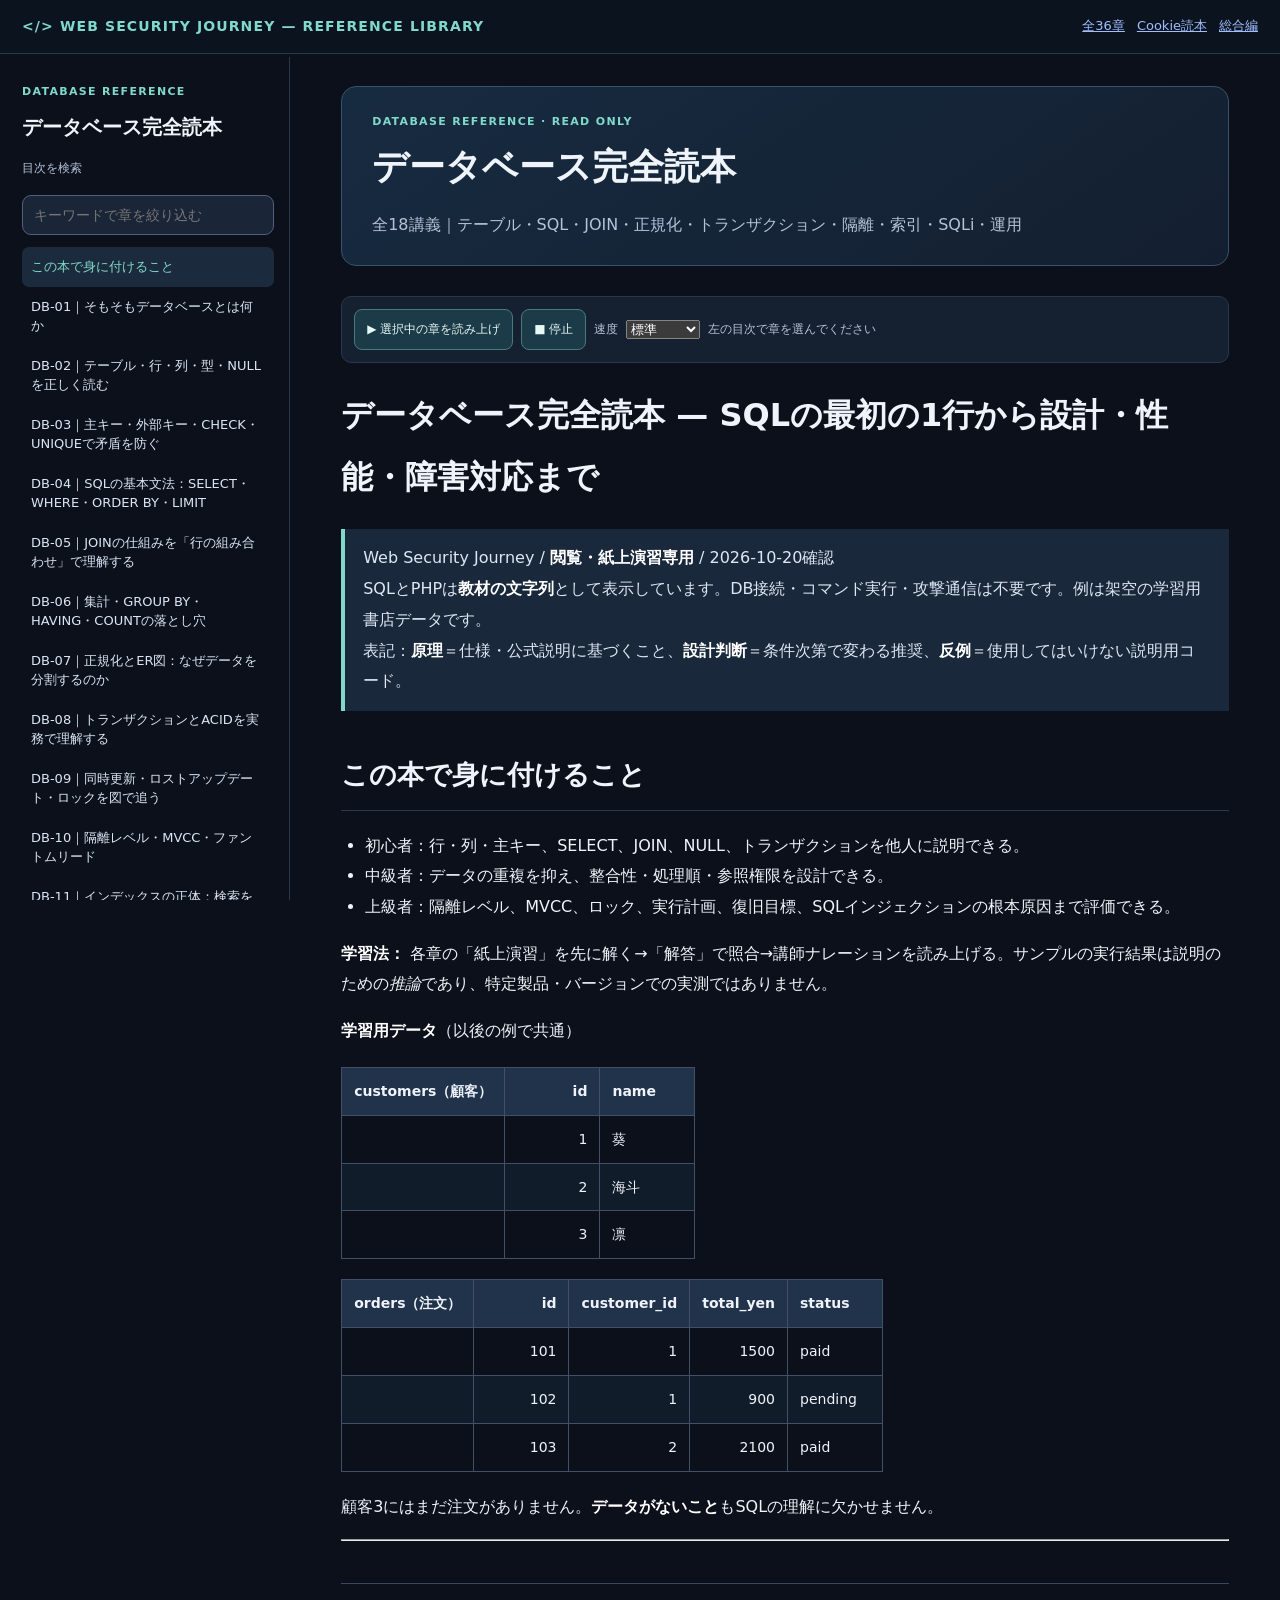
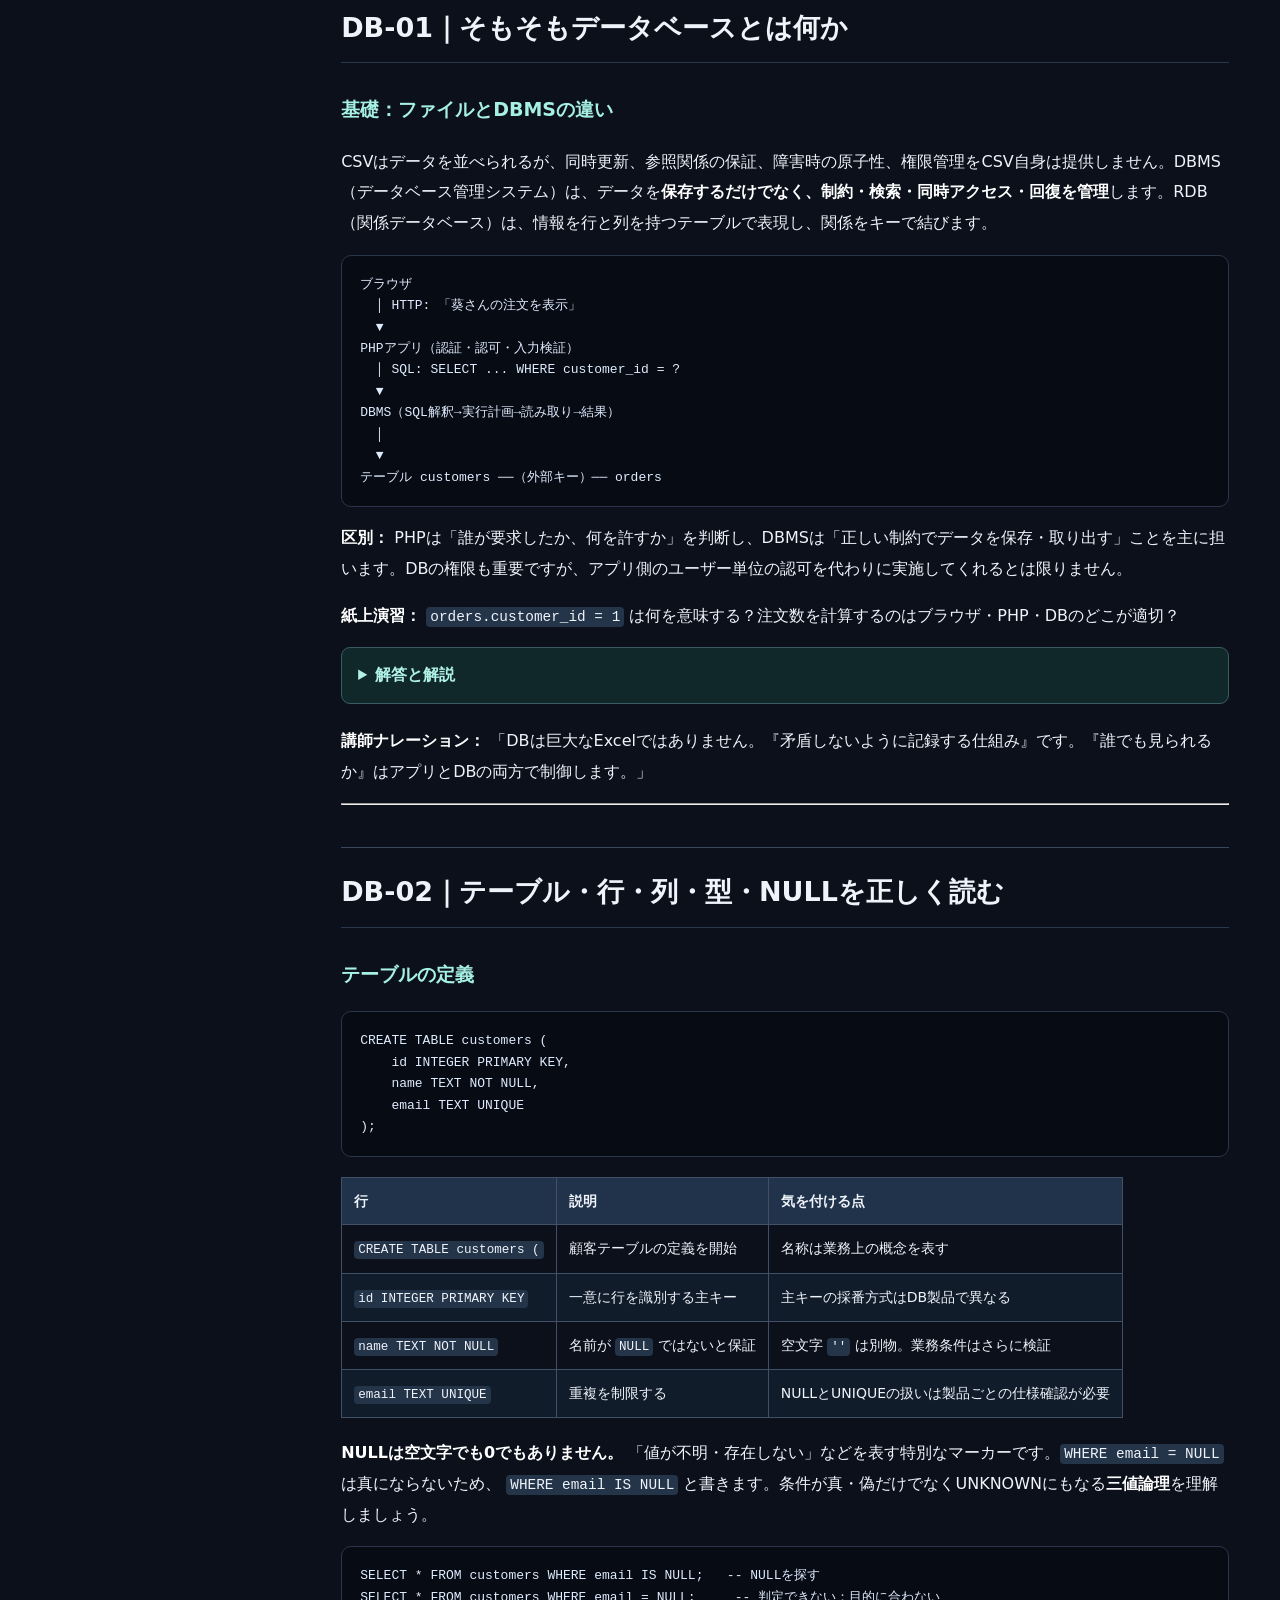
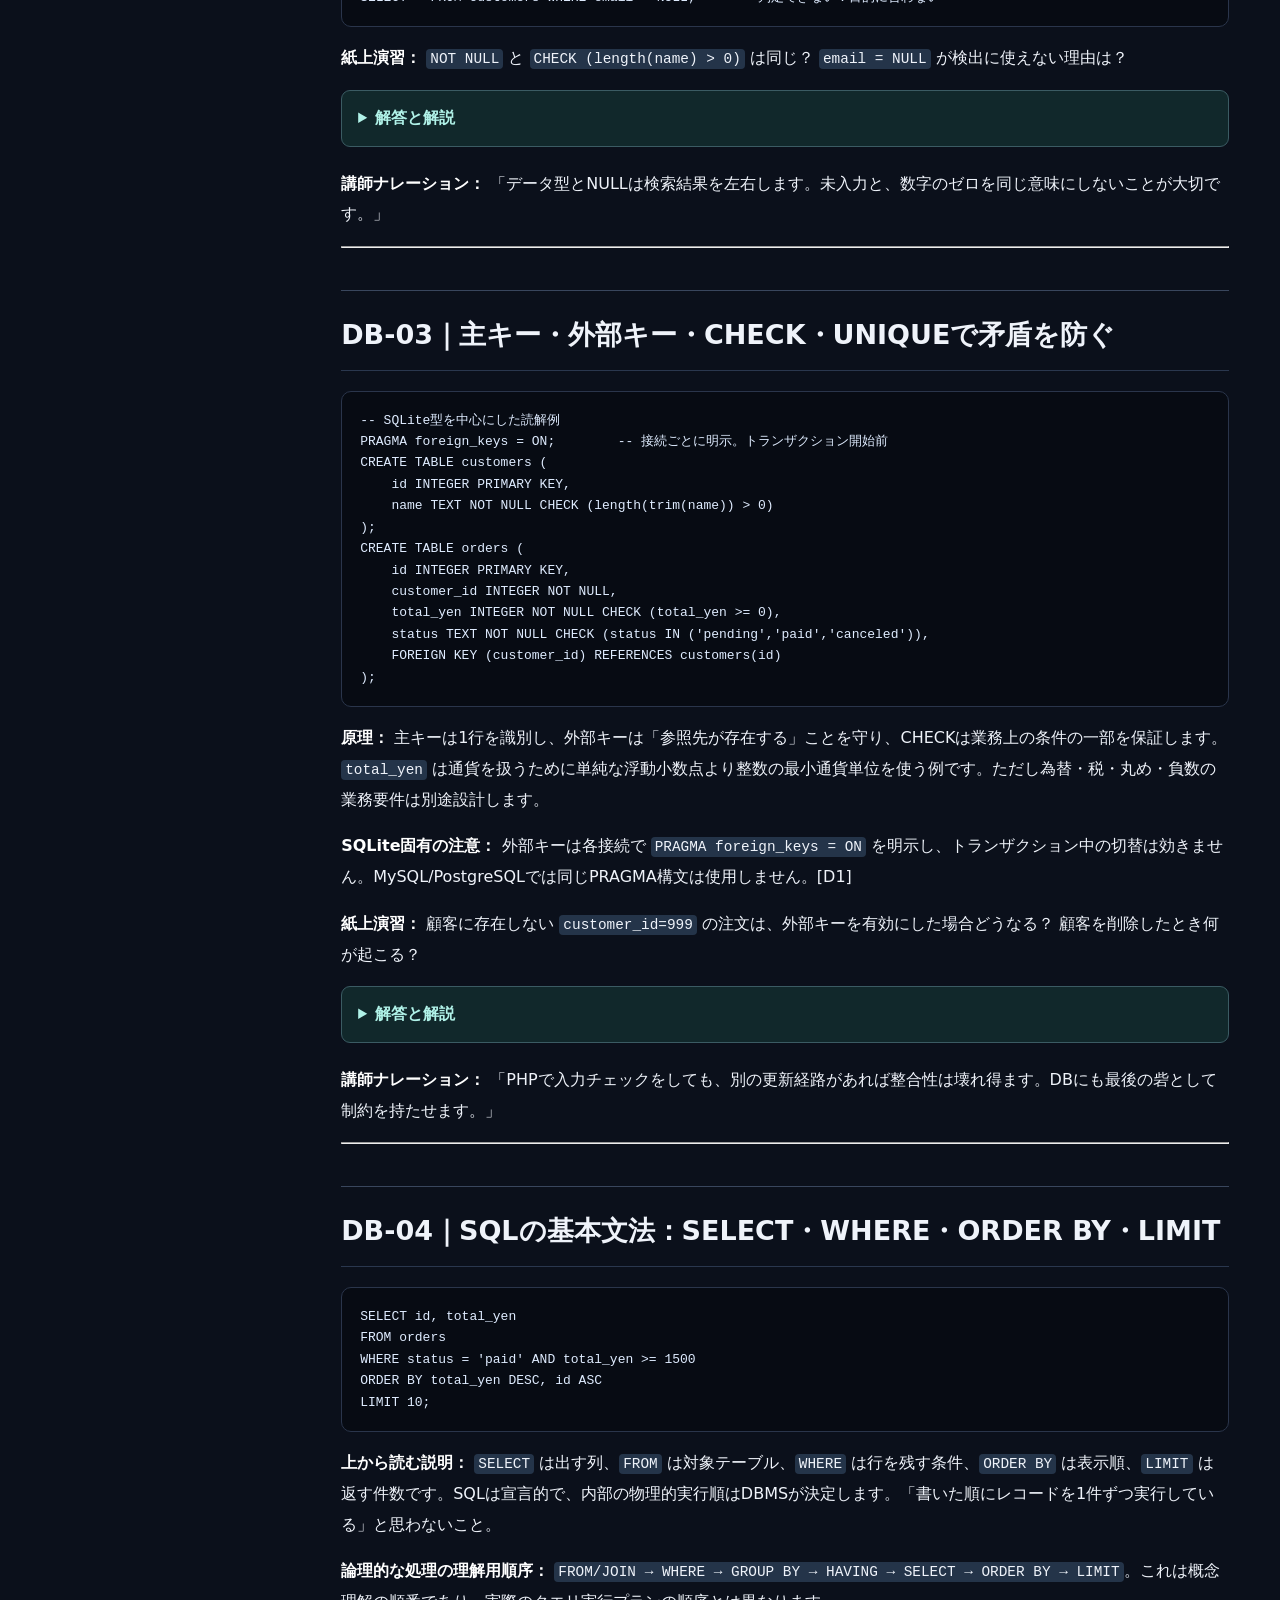
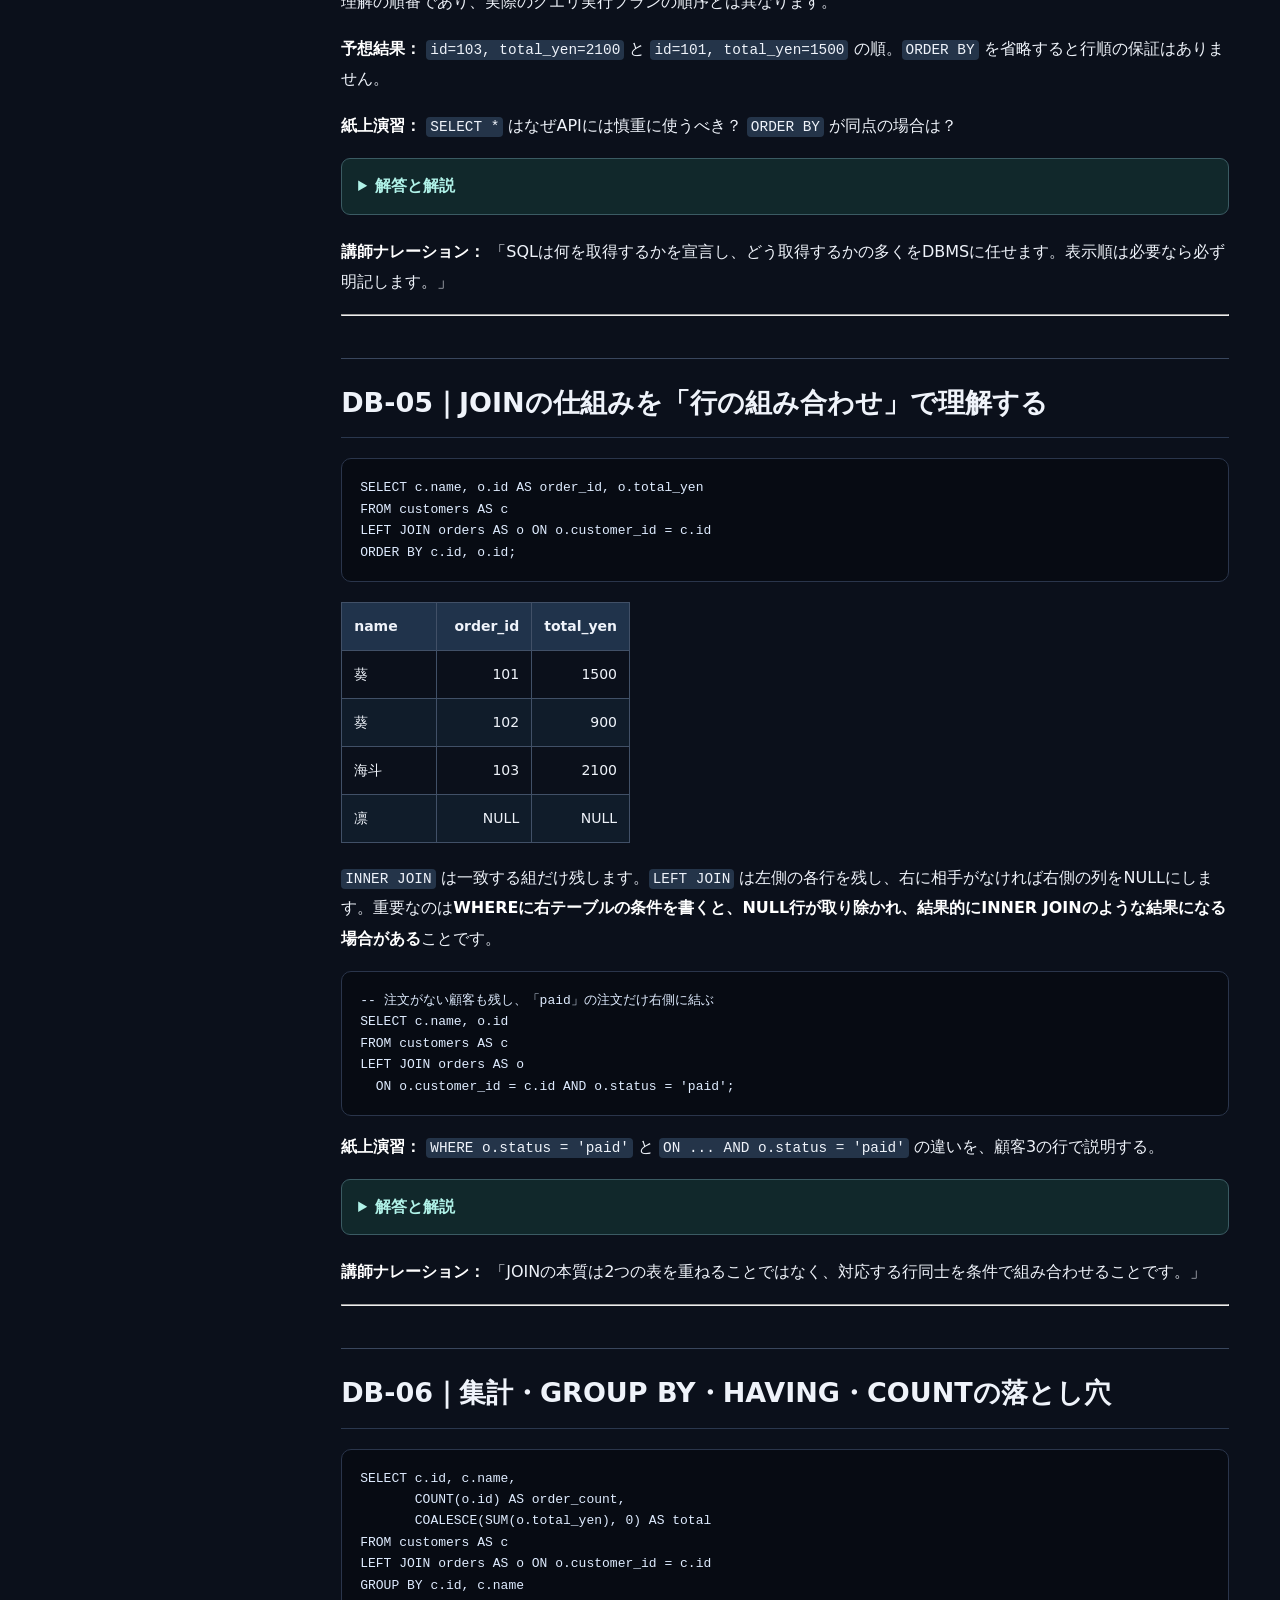
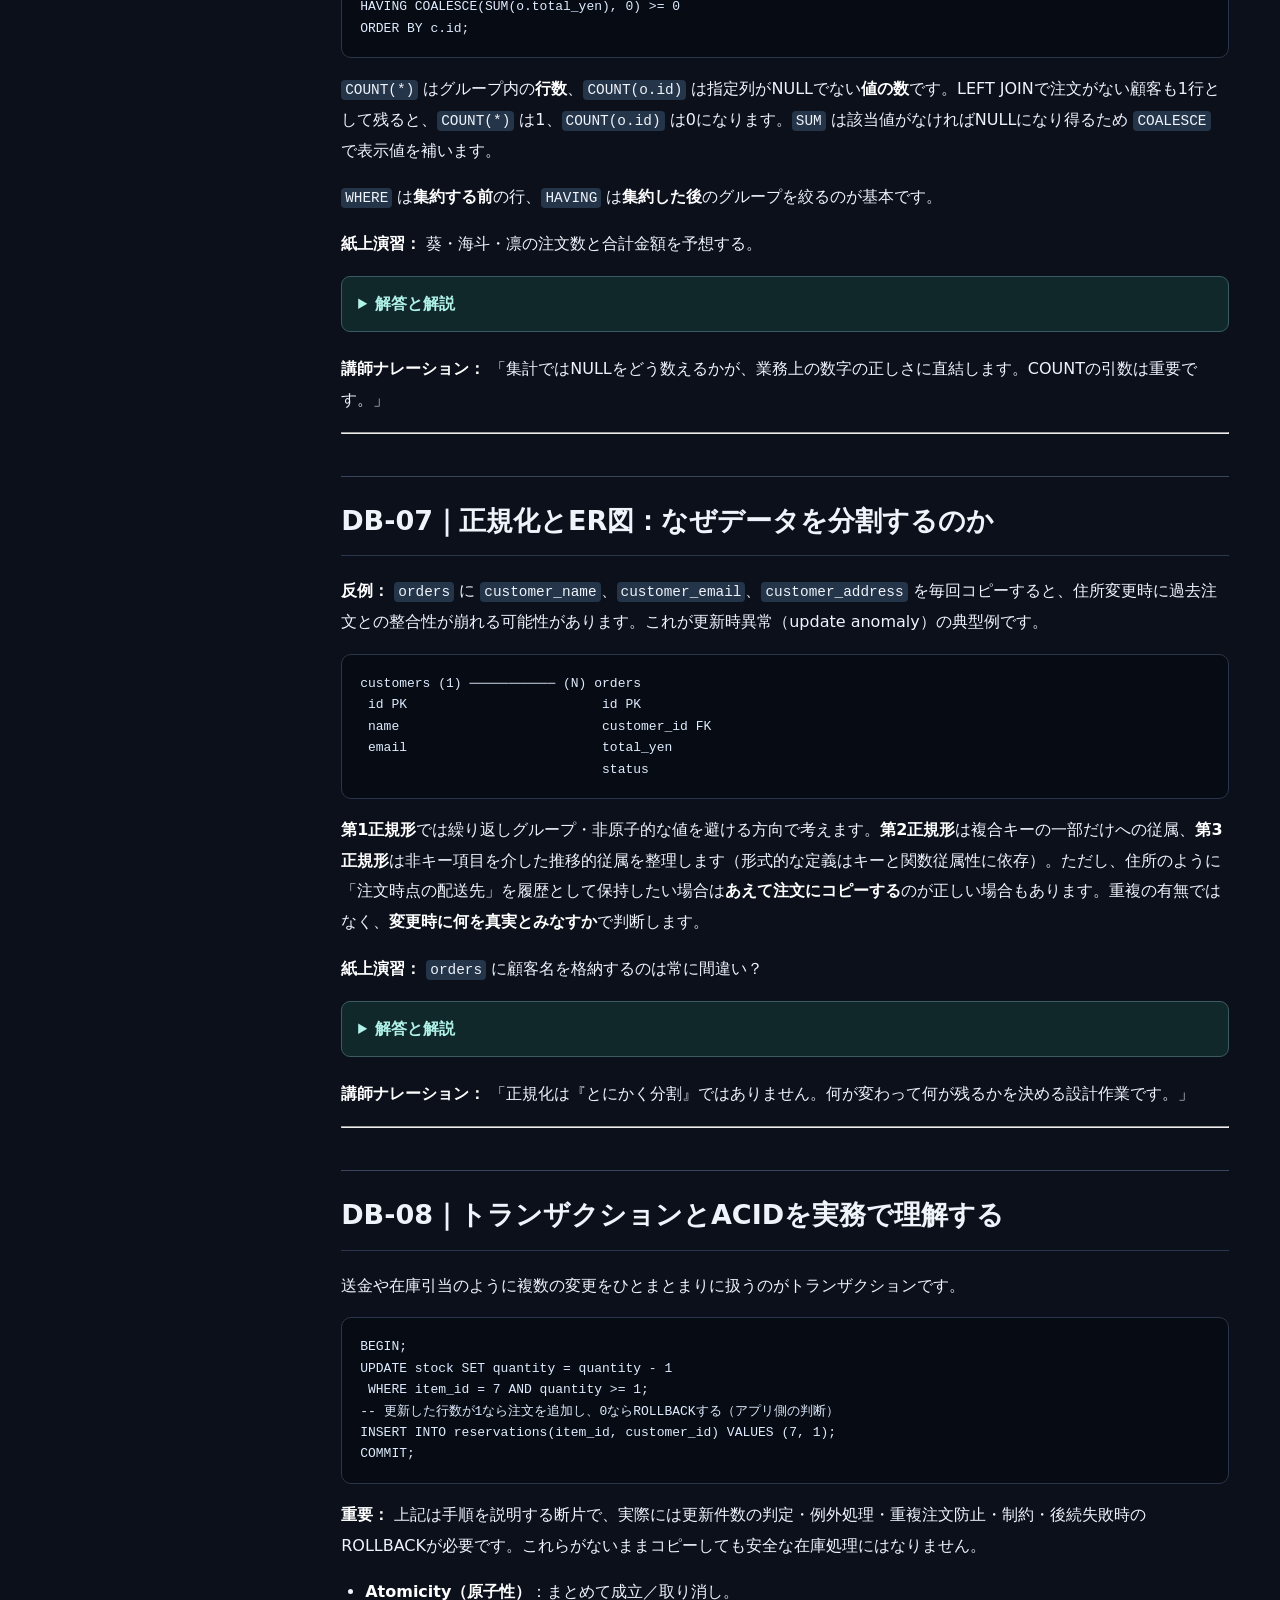
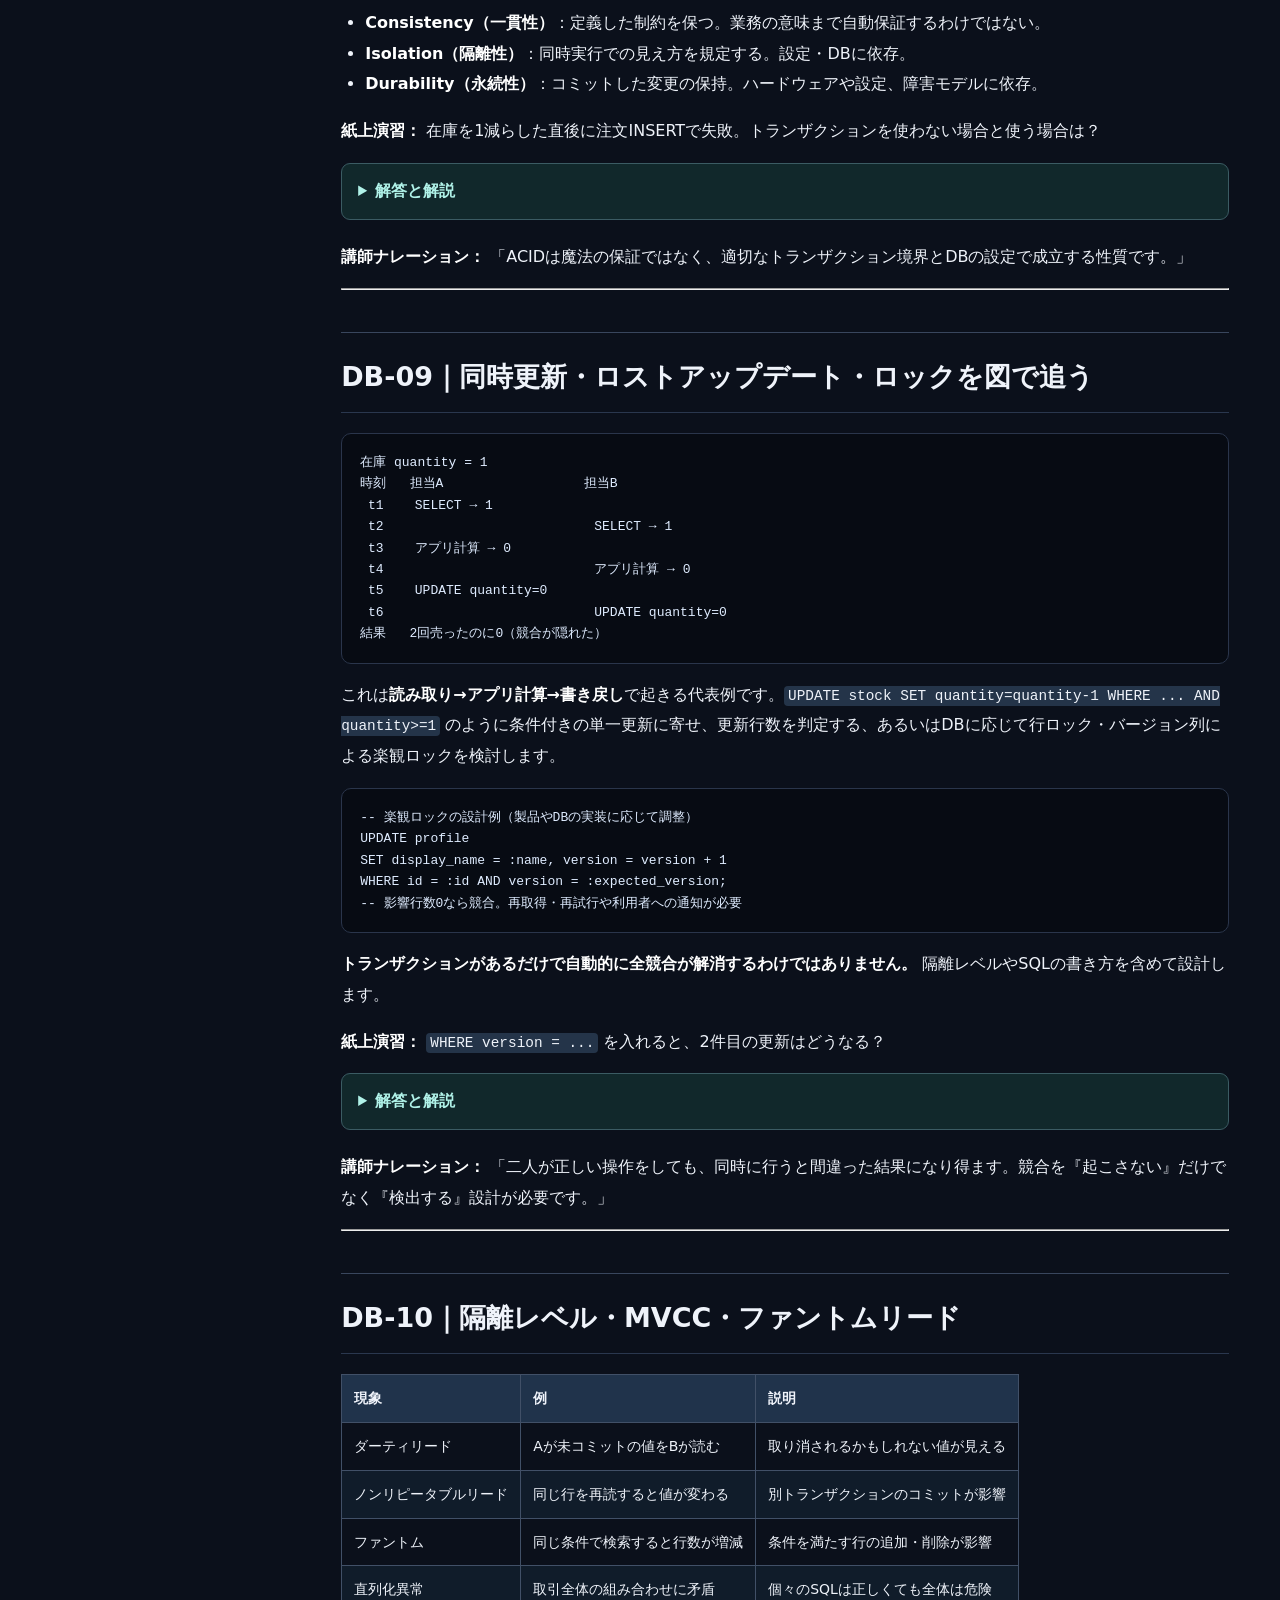
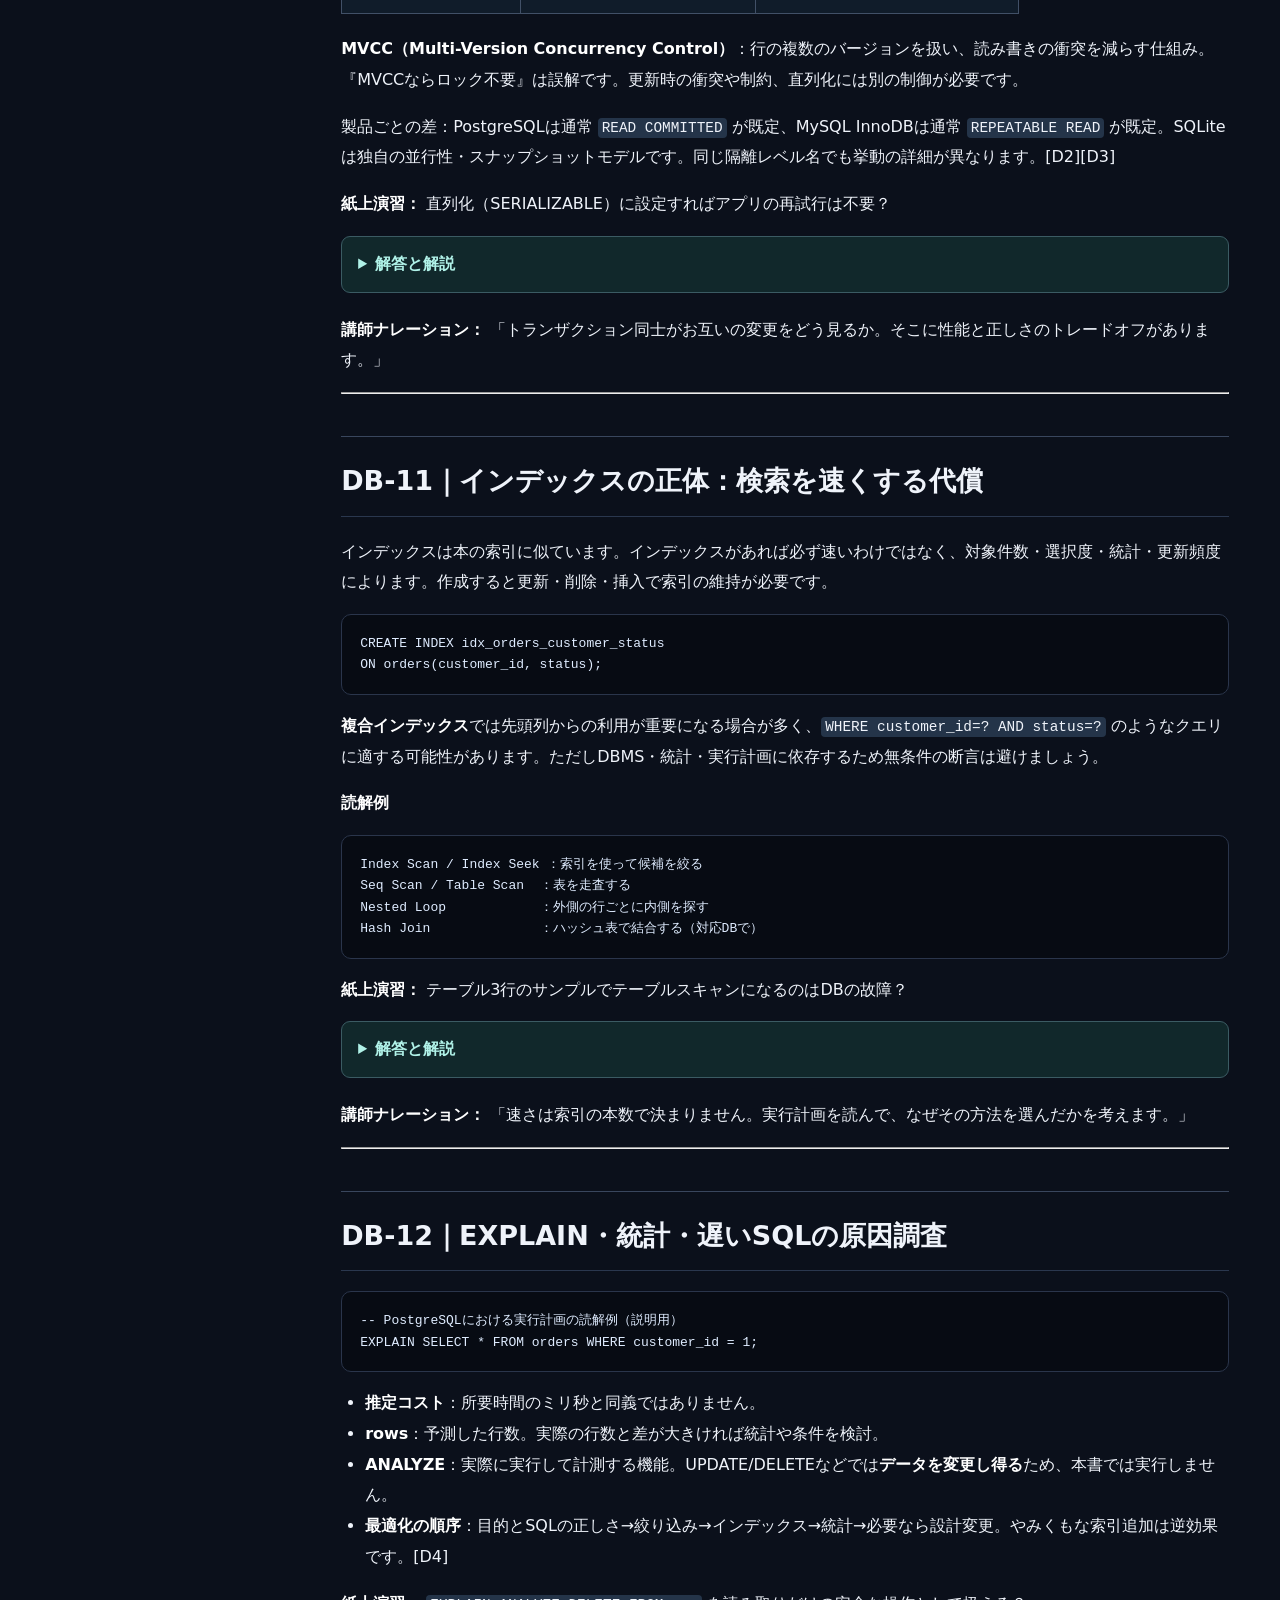
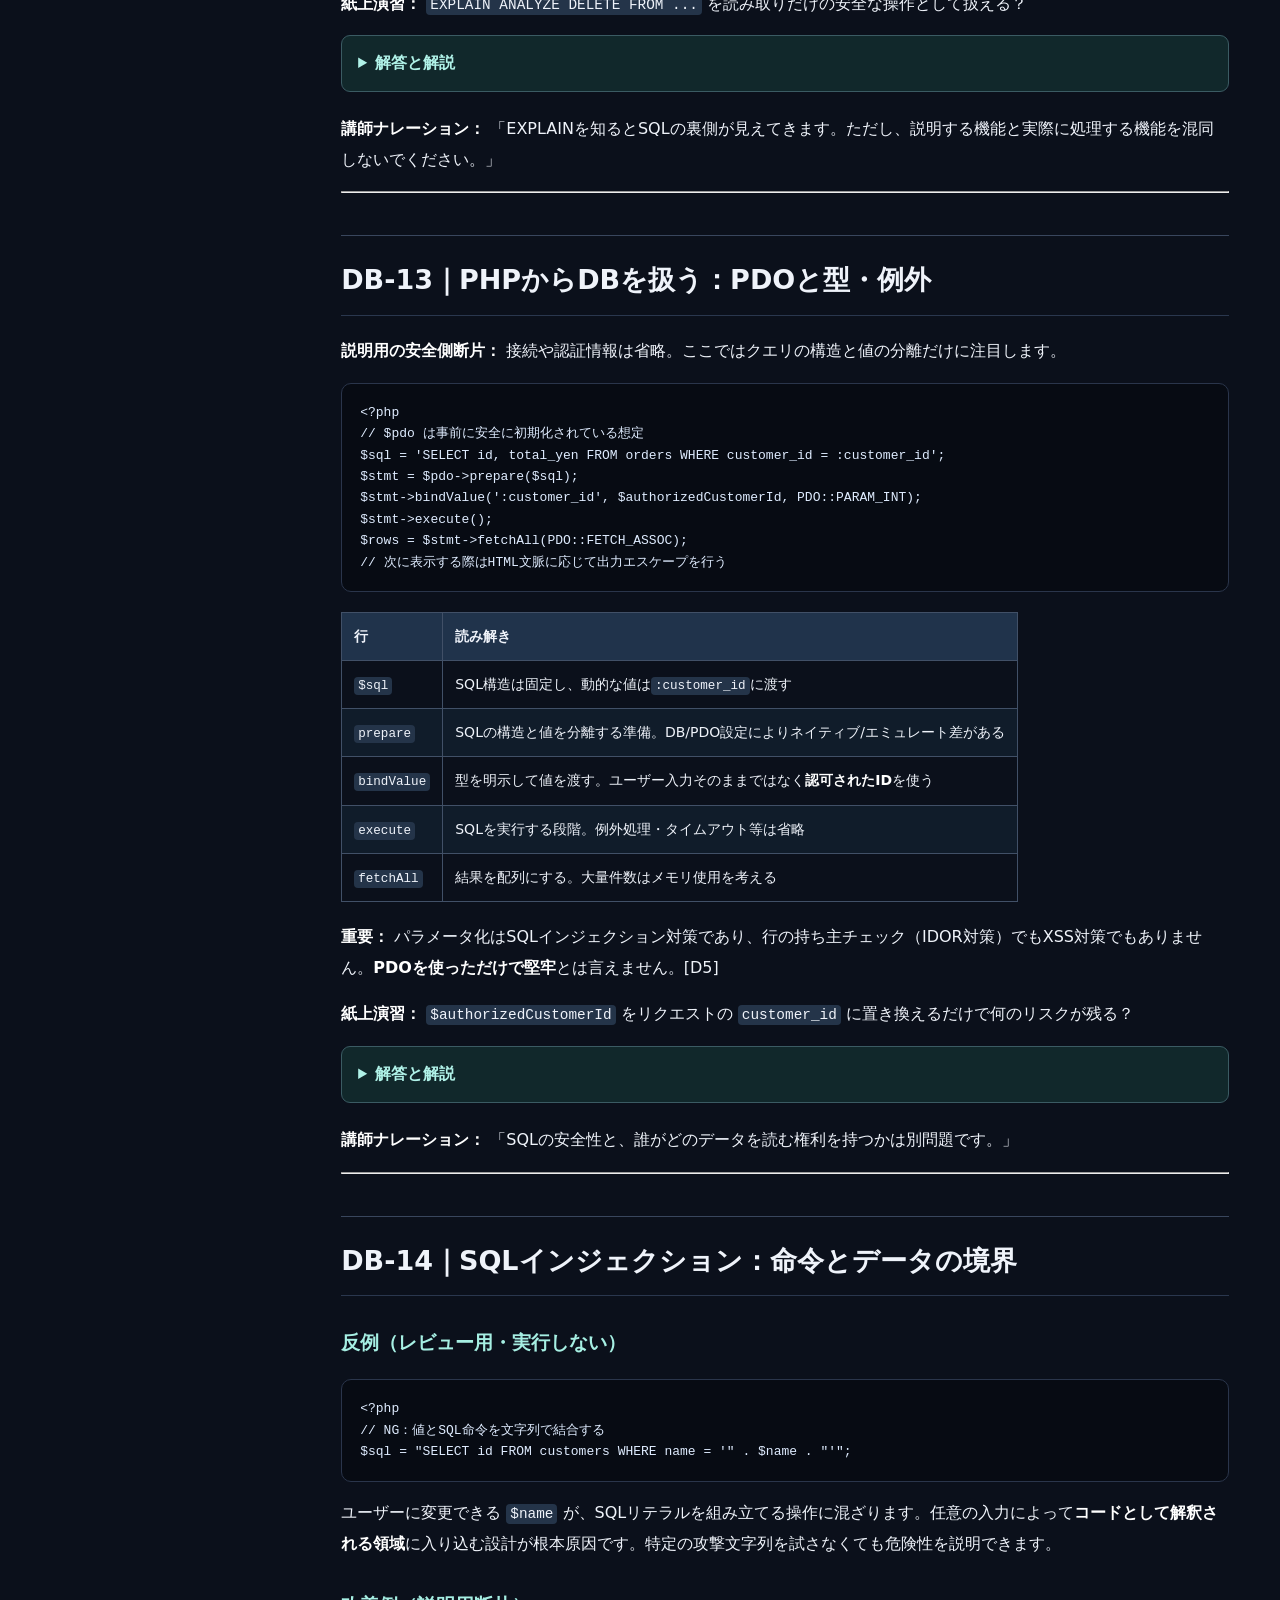
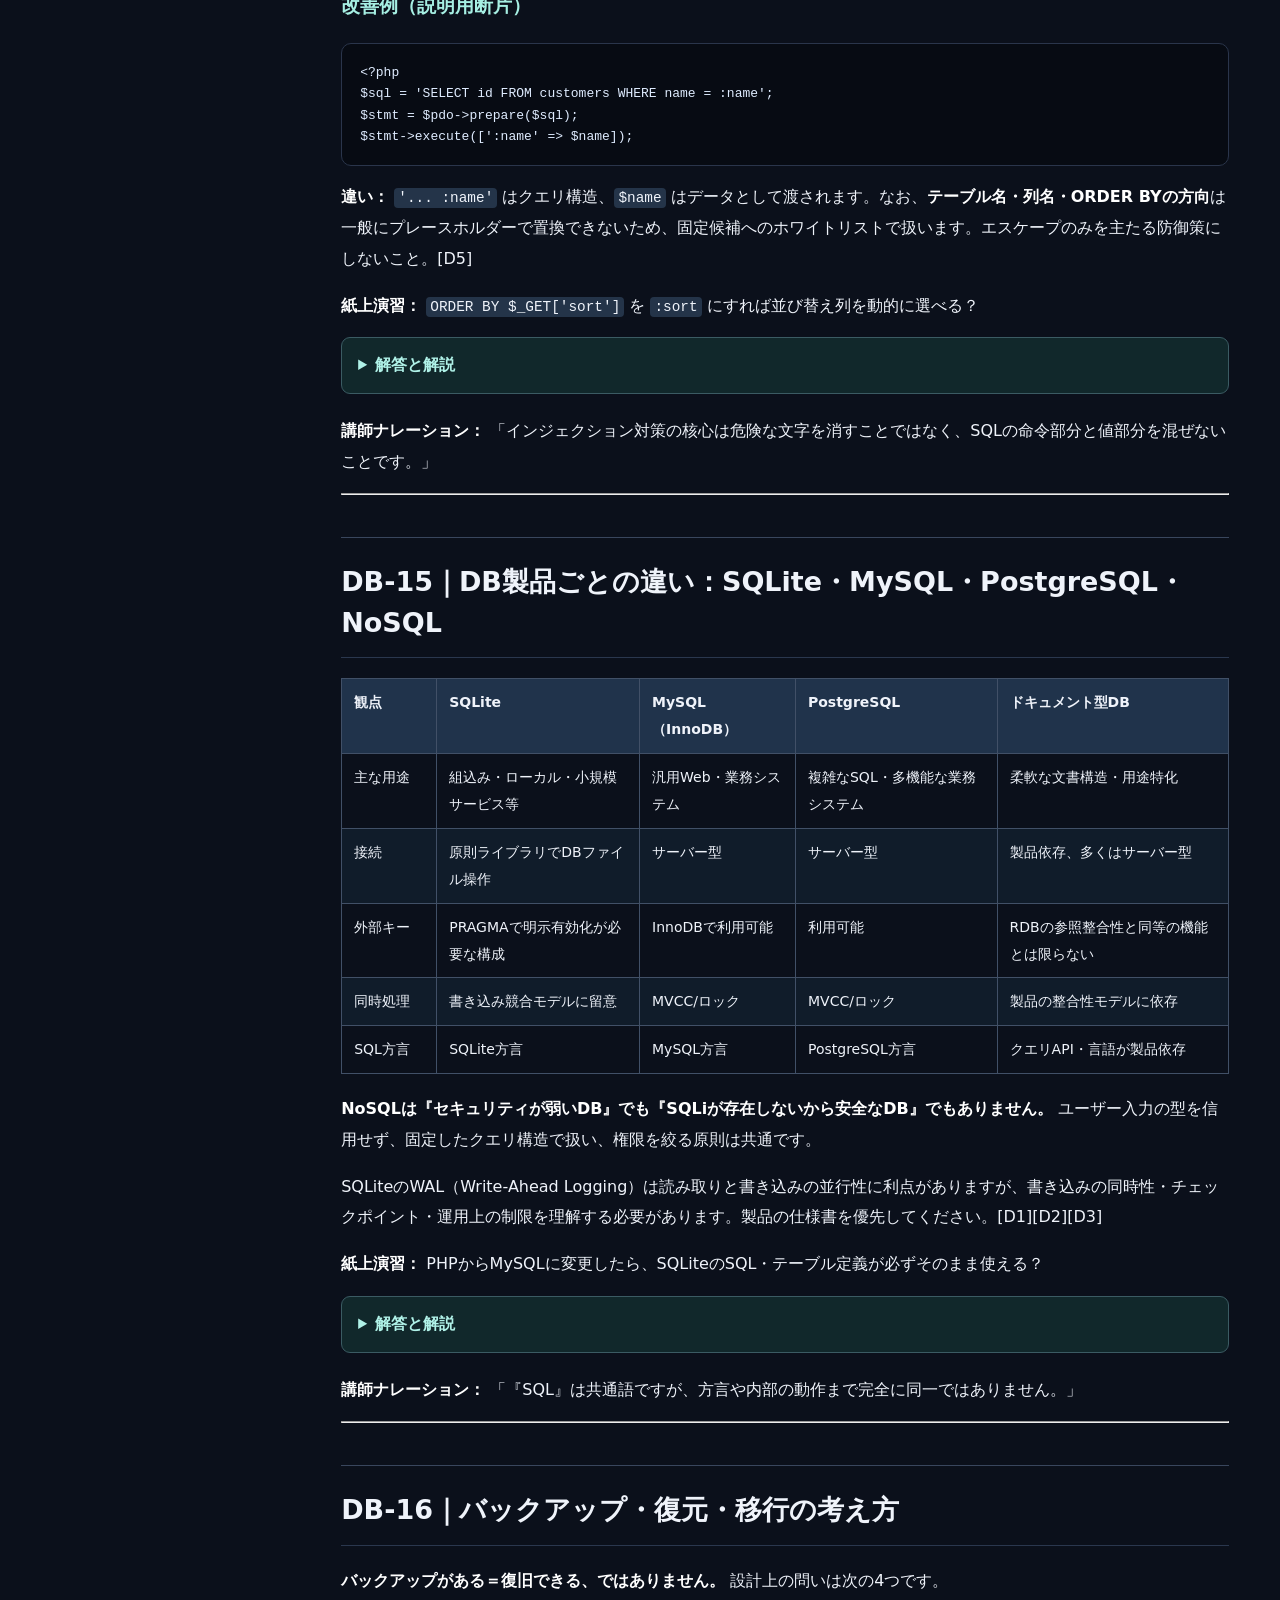
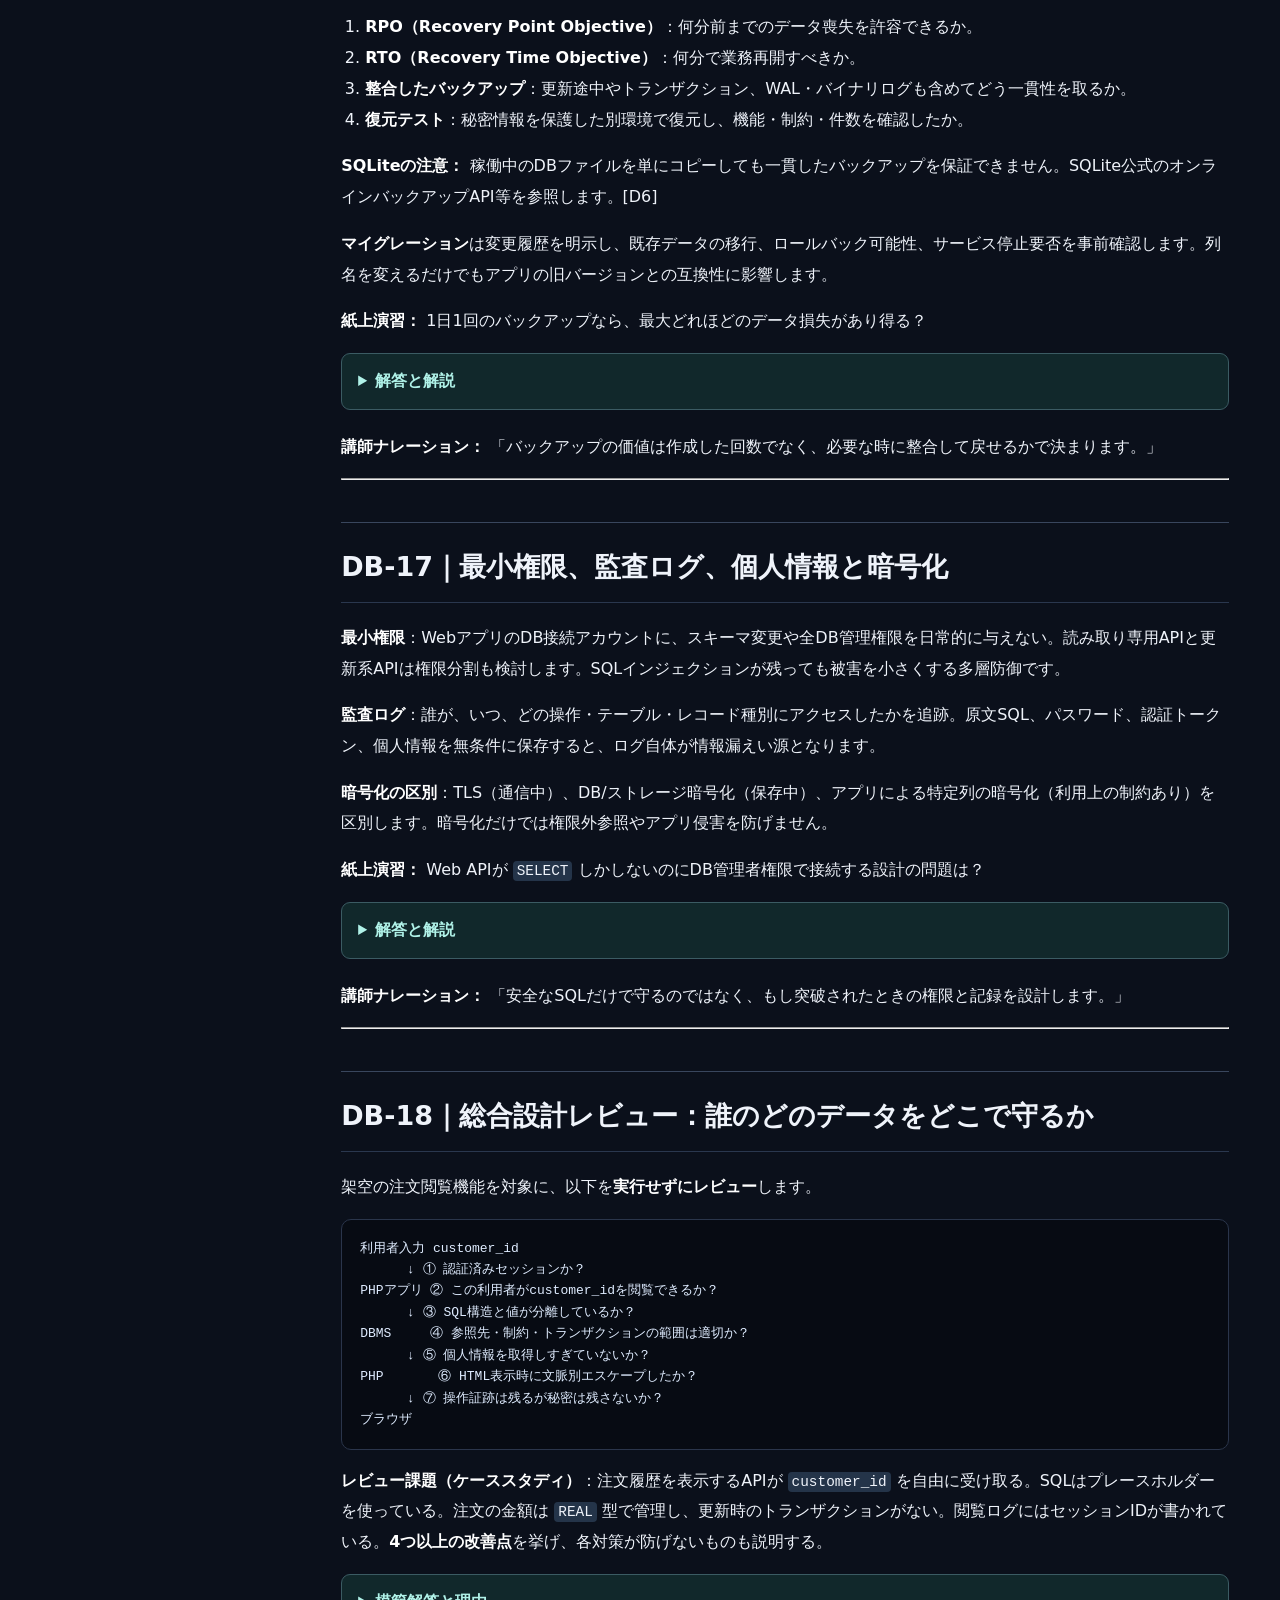
<file: docs/database-book.html>
<!doctype html><html lang="ja"><head><meta charset="utf-8"><meta name="viewport" content="width=device-width,initial-scale=1"><meta name="description" content="全18講義｜テーブル・SQL・JOIN・正規化・トランザクション・隔離・索引・SQLi・運用。実行せずに読める日本語の技術参考書。"><title>データベース完全読本 | Web Security Journey</title><link rel="stylesheet" href="textbook.css"></head>
<body><a href="#main" class="skip">本文へ移動</a><header class="top"><div class="brand">&lt;/&gt; WEB SECURITY JOURNEY — REFERENCE LIBRARY</div><nav class="toplinks" aria-label="ほかの教材"><a href="index.html">全36章</a> <a href="cookie-book.html">Cookie読本</a> <a href="integration-book.html">総合編</a></nav></header>
<div class="layout"><aside class="sidebar" aria-label="章ナビゲーション"><div class="eyebrow">DATABASE REFERENCE</div><h2>データベース完全読本</h2><label for="toc-filter" class="small">目次を検索</label><input id="toc-filter" type="search" class="search" placeholder="キーワードで章を絞り込む"><nav class="toc"><a href="#appendix-1">この本で身に付けること</a>
<a href="#db-01">DB-01｜そもそもデータベースとは何か</a>
<a href="#db-02">DB-02｜テーブル・行・列・型・NULLを正しく読む</a>
<a href="#db-03">DB-03｜主キー・外部キー・CHECK・UNIQUEで矛盾を防ぐ</a>
<a href="#db-04">DB-04｜SQLの基本文法：SELECT・WHERE・ORDER BY・LIMIT</a>
<a href="#db-05">DB-05｜JOINの仕組みを「行の組み合わせ」で理解する</a>
<a href="#db-06">DB-06｜集計・GROUP BY・HAVING・COUNTの落とし穴</a>
<a href="#db-07">DB-07｜正規化とER図：なぜデータを分割するのか</a>
<a href="#db-08">DB-08｜トランザクションとACIDを実務で理解する</a>
<a href="#db-09">DB-09｜同時更新・ロストアップデート・ロックを図で追う</a>
<a href="#db-10">DB-10｜隔離レベル・MVCC・ファントムリード</a>
<a href="#db-11">DB-11｜インデックスの正体：検索を速くする代償</a>
<a href="#db-12">DB-12｜EXPLAIN・統計・遅いSQLの原因調査</a>
<a href="#db-13">DB-13｜PHPからDBを扱う：PDOと型・例外</a>
<a href="#db-14">DB-14｜SQLインジェクション：命令とデータの境界</a>
<a href="#db-15">DB-15｜DB製品ごとの違い：SQLite・MySQL・PostgreSQL・NoSQL</a>
<a href="#db-16">DB-16｜バックアップ・復元・移行の考え方</a>
<a href="#db-17">DB-17｜最小権限、監査ログ、個人情報と暗号化</a>
<a href="#db-18">DB-18｜総合設計レビュー：誰のどのデータをどこで守るか</a>
<a href="#appendix-20">重要用語・早見表</a>
<a href="#appendix-21">根拠資料（一次資料・公式）</a></nav><p class="hint">本文はすべて学習用の静的な文章とコードブロックです。PHPやSQLのサンプルは実行されません。音声読み上げはブラウザ端末内の機能です。</p></aside>
<main id="main"><div class="intro"><div class="eyebrow">DATABASE REFERENCE · READ ONLY</div><h1>データベース完全読本</h1><p>全18講義｜テーブル・SQL・JOIN・正規化・トランザクション・隔離・索引・SQLi・運用</p></div><div class="controls" aria-label="読み上げ操作"><button type="button" id="voice-play">▶ 選択中の章を読み上げ</button><button type="button" id="voice-stop">■ 停止</button><label class="small" for="voice-rate">速度</label><select id="voice-rate"><option value="0.85">ゆっくり</option><option value="1" selected>標準</option><option value="1.15">速め</option></select><span id="voice-status" role="status" aria-live="polite">左の目次で章を選んでください</span></div>
<div class="content"><h1>データベース完全読本 — SQLの最初の1行から設計・性能・障害対応まで</h1>
<blockquote>
<p>Web Security Journey / <strong>閲覧・紙上演習専用</strong> / 2026-10-20確認<br />
SQLとPHPは<strong>教材の文字列</strong>として表示しています。DB接続・コマンド実行・攻撃通信は不要です。例は架空の学習用書店データです。<br />
表記：<strong>原理</strong>＝仕様・公式説明に基づくこと、<strong>設計判断</strong>＝条件次第で変わる推奨、<strong>反例</strong>＝使用してはいけない説明用コード。</p>
</blockquote>
<section class="chapter" id="appendix-1"><h2>この本で身に付けること</h2>
<ul>
<li>初心者：行・列・主キー、SELECT、JOIN、NULL、トランザクションを他人に説明できる。</li>
<li>中級者：データの重複を抑え、整合性・処理順・参照権限を設計できる。</li>
<li>上級者：隔離レベル、MVCC、ロック、実行計画、復旧目標、SQLインジェクションの根本原因まで評価できる。</li>
</ul>
<p><strong>学習法：</strong> 各章の「紙上演習」を先に解く→「解答」で照合→講師ナレーションを読み上げる。サンプルの実行結果は説明のための<em>推論</em>であり、特定製品・バージョンでの実測ではありません。</p>
<p><strong>学習用データ</strong>（以後の例で共通）</p>
<table>
<thead>
<tr>
  <th>customers（顧客）</th>
  <th style="text-align:right">id</th>
  <th>name</th>
</tr>
</thead>
<tbody>
<tr>
  <td></td>
  <td style="text-align:right">1</td>
  <td>葵</td>
</tr>
<tr>
  <td></td>
  <td style="text-align:right">2</td>
  <td>海斗</td>
</tr>
<tr>
  <td></td>
  <td style="text-align:right">3</td>
  <td>凛</td>
</tr>
</tbody>
</table>
<table>
<thead>
<tr>
  <th>orders（注文）</th>
  <th style="text-align:right">id</th>
  <th style="text-align:right">customer_id</th>
  <th style="text-align:right">total_yen</th>
  <th>status</th>
</tr>
</thead>
<tbody>
<tr>
  <td></td>
  <td style="text-align:right">101</td>
  <td style="text-align:right">1</td>
  <td style="text-align:right">1500</td>
  <td>paid</td>
</tr>
<tr>
  <td></td>
  <td style="text-align:right">102</td>
  <td style="text-align:right">1</td>
  <td style="text-align:right">900</td>
  <td>pending</td>
</tr>
<tr>
  <td></td>
  <td style="text-align:right">103</td>
  <td style="text-align:right">2</td>
  <td style="text-align:right">2100</td>
  <td>paid</td>
</tr>
</tbody>
</table>
<p>顧客3にはまだ注文がありません。<strong>データがないこと</strong>もSQLの理解に欠かせません。</p>
<hr />
</section><section class="chapter" id="db-01"><h2>DB-01｜そもそもデータベースとは何か</h2>
<h3>基礎：ファイルとDBMSの違い</h3>
<p>CSVはデータを並べられるが、同時更新、参照関係の保証、障害時の原子性、権限管理をCSV自身は提供しません。DBMS（データベース管理システム）は、データを<strong>保存するだけでなく、制約・検索・同時アクセス・回復を管理</strong>します。RDB（関係データベース）は、情報を行と列を持つテーブルで表現し、関係をキーで結びます。</p>
<pre><code class="language-text">ブラウザ
  │ HTTP: 「葵さんの注文を表示」
  ▼
PHPアプリ（認証・認可・入力検証）
  │ SQL: SELECT ... WHERE customer_id = ?
  ▼
DBMS（SQL解釈→実行計画→読み取り→結果）
  │
  ▼
テーブル customers ──（外部キー）── orders
</code></pre>
<p><strong>区別：</strong> PHPは「誰が要求したか、何を許すか」を判断し、DBMSは「正しい制約でデータを保存・取り出す」ことを主に担います。DBの権限も重要ですが、アプリ側のユーザー単位の認可を代わりに実施してくれるとは限りません。</p>
<p><strong>紙上演習：</strong> <code>orders.customer_id = 1</code> は何を意味する？注文数を計算するのはブラウザ・PHP・DBのどこが適切？</p>
<details><summary>解答と解説</summary>`customers.id = 1` の顧客（葵）を参照する値です。通常はDBの `COUNT(*)` で集計し、PHPは認可後に結果を表示します。小規模データをPHPで集計する場合もありますが、通信量・整合性・性能を設計で検討します。</details>

<p><strong>講師ナレーション：</strong> 「DBは巨大なExcelではありません。『矛盾しないように記録する仕組み』です。『誰でも見られるか』はアプリとDBの両方で制御します。」</p>
<hr />
</section><section class="chapter" id="db-02"><h2>DB-02｜テーブル・行・列・型・NULLを正しく読む</h2>
<h3>テーブルの定義</h3>
<pre><code class="language-sql">CREATE TABLE customers (
    id INTEGER PRIMARY KEY,
    name TEXT NOT NULL,
    email TEXT UNIQUE
);
</code></pre>
<table>
<thead>
<tr>
  <th>行</th>
  <th>説明</th>
  <th>気を付ける点</th>
</tr>
</thead>
<tbody>
<tr>
  <td><code>CREATE TABLE customers (</code></td>
  <td>顧客テーブルの定義を開始</td>
  <td>名称は業務上の概念を表す</td>
</tr>
<tr>
  <td><code>id INTEGER PRIMARY KEY</code></td>
  <td>一意に行を識別する主キー</td>
  <td>主キーの採番方式はDB製品で異なる</td>
</tr>
<tr>
  <td><code>name TEXT NOT NULL</code></td>
  <td>名前が <code>NULL</code> ではないと保証</td>
  <td>空文字 <code>''</code> は別物。業務条件はさらに検証</td>
</tr>
<tr>
  <td><code>email TEXT UNIQUE</code></td>
  <td>重複を制限する</td>
  <td>NULLとUNIQUEの扱いは製品ごとの仕様確認が必要</td>
</tr>
</tbody>
</table>
<p><strong>NULLは空文字でも0でもありません。</strong> 「値が不明・存在しない」などを表す特別なマーカーです。<code>WHERE email = NULL</code> は真にならないため、 <code>WHERE email IS NULL</code> と書きます。条件が真・偽だけでなくUNKNOWNにもなる<strong>三値論理</strong>を理解しましょう。</p>
<pre><code class="language-sql">SELECT * FROM customers WHERE email IS NULL;   -- NULLを探す
SELECT * FROM customers WHERE email = NULL;     -- 判定できない：目的に合わない
</code></pre>
<p><strong>紙上演習：</strong> <code>NOT NULL</code> と <code>CHECK (length(name) &gt; 0)</code> は同じ？ <code>email = NULL</code> が検出に使えない理由は？</p>
<details><summary>解答と解説</summary>違います。`NOT NULL` はNULLだけを禁止し、`''` は通常許します。`CHECK` は式の結果による制約で、SQLのNULL/UNKNOWNの扱いにも注意が必要です。NULLを探すには `IS NULL` を使います。</details>

<p><strong>講師ナレーション：</strong> 「データ型とNULLは検索結果を左右します。未入力と、数字のゼロを同じ意味にしないことが大切です。」</p>
<hr />
</section><section class="chapter" id="db-03"><h2>DB-03｜主キー・外部キー・CHECK・UNIQUEで矛盾を防ぐ</h2>
<pre><code class="language-sql">-- SQLite型を中心にした読解例
PRAGMA foreign_keys = ON;        -- 接続ごとに明示。トランザクション開始前
CREATE TABLE customers (
    id INTEGER PRIMARY KEY,
    name TEXT NOT NULL CHECK (length(trim(name)) &gt; 0)
);
CREATE TABLE orders (
    id INTEGER PRIMARY KEY,
    customer_id INTEGER NOT NULL,
    total_yen INTEGER NOT NULL CHECK (total_yen &gt;= 0),
    status TEXT NOT NULL CHECK (status IN ('pending','paid','canceled')),
    FOREIGN KEY (customer_id) REFERENCES customers(id)
);
</code></pre>
<p><strong>原理：</strong> 主キーは1行を識別し、外部キーは「参照先が存在する」ことを守り、CHECKは業務上の条件の一部を保証します。<code>total_yen</code> は通貨を扱うために単純な浮動小数点より整数の最小通貨単位を使う例です。ただし為替・税・丸め・負数の業務要件は別途設計します。</p>
<p><strong>SQLite固有の注意：</strong> 外部キーは各接続で <code>PRAGMA foreign_keys = ON</code> を明示し、トランザクション中の切替は効きません。MySQL/PostgreSQLでは同じPRAGMA構文は使用しません。[D1]</p>
<p><strong>紙上演習：</strong> 顧客に存在しない <code>customer_id=999</code> の注文は、外部キーを有効にした場合どうなる？ 顧客を削除したとき何が起こる？</p>
<details><summary>解答と解説</summary>不正な参照は制約違反です。削除時は `ON DELETE` 動作（RESTRICT、CASCADE、SET NULL等）や既定動作に依存します。履歴を消したくない業務ではCASCADEを安易に選ばず、削除禁止や匿名化などを設計します。</details>

<p><strong>講師ナレーション：</strong> 「PHPで入力チェックをしても、別の更新経路があれば整合性は壊れ得ます。DBにも最後の砦として制約を持たせます。」</p>
<hr />
</section><section class="chapter" id="db-04"><h2>DB-04｜SQLの基本文法：SELECT・WHERE・ORDER BY・LIMIT</h2>
<pre><code class="language-sql">SELECT id, total_yen
FROM orders
WHERE status = 'paid' AND total_yen &gt;= 1500
ORDER BY total_yen DESC, id ASC
LIMIT 10;
</code></pre>
<p><strong>上から読む説明：</strong> <code>SELECT</code> は出す列、<code>FROM</code> は対象テーブル、<code>WHERE</code> は行を残す条件、<code>ORDER BY</code> は表示順、<code>LIMIT</code> は返す件数です。SQLは宣言的で、内部の物理的実行順はDBMSが決定します。「書いた順にレコードを1件ずつ実行している」と思わないこと。</p>
<p><strong>論理的な処理の理解用順序：</strong> <code>FROM/JOIN → WHERE → GROUP BY → HAVING → SELECT → ORDER BY → LIMIT</code>。これは概念理解の順番であり、実際のクエリ実行プランの順序とは異なります。</p>
<p><strong>予想結果：</strong> <code>id=103, total_yen=2100</code> と <code>id=101, total_yen=1500</code> の順。<code>ORDER BY</code> を省略すると行順の保証はありません。</p>
<p><strong>紙上演習：</strong> <code>SELECT *</code> はなぜAPIには慎重に使うべき？ <code>ORDER BY</code> が同点の場合は？</p>
<details><summary>解答と解説</summary>`*` は不要列や個人情報を増やし、列追加の影響・通信量も変わり得ます。同点の行順は不定なので `id` など安定したキーを第2ソート条件として書くと結果が再現しやすくなります。</details>

<p><strong>講師ナレーション：</strong> 「SQLは何を取得するかを宣言し、どう取得するかの多くをDBMSに任せます。表示順は必要なら必ず明記します。」</p>
<hr />
</section><section class="chapter" id="db-05"><h2>DB-05｜JOINの仕組みを「行の組み合わせ」で理解する</h2>
<pre><code class="language-sql">SELECT c.name, o.id AS order_id, o.total_yen
FROM customers AS c
LEFT JOIN orders AS o ON o.customer_id = c.id
ORDER BY c.id, o.id;
</code></pre>
<table>
<thead>
<tr>
  <th>name</th>
  <th style="text-align:right">order_id</th>
  <th style="text-align:right">total_yen</th>
</tr>
</thead>
<tbody>
<tr>
  <td>葵</td>
  <td style="text-align:right">101</td>
  <td style="text-align:right">1500</td>
</tr>
<tr>
  <td>葵</td>
  <td style="text-align:right">102</td>
  <td style="text-align:right">900</td>
</tr>
<tr>
  <td>海斗</td>
  <td style="text-align:right">103</td>
  <td style="text-align:right">2100</td>
</tr>
<tr>
  <td>凛</td>
  <td style="text-align:right">NULL</td>
  <td style="text-align:right">NULL</td>
</tr>
</tbody>
</table>
<p><code>INNER JOIN</code> は一致する組だけ残します。<code>LEFT JOIN</code> は左側の各行を残し、右に相手がなければ右側の列をNULLにします。重要なのは<strong>WHEREに右テーブルの条件を書くと、NULL行が取り除かれ、結果的にINNER JOINのような結果になる場合がある</strong>ことです。</p>
<pre><code class="language-sql">-- 注文がない顧客も残し、「paid」の注文だけ右側に結ぶ
SELECT c.name, o.id
FROM customers AS c
LEFT JOIN orders AS o
  ON o.customer_id = c.id AND o.status = 'paid';
</code></pre>
<p><strong>紙上演習：</strong> <code>WHERE o.status = 'paid'</code> と <code>ON ... AND o.status = 'paid'</code> の違いを、顧客3の行で説明する。</p>
<details><summary>解答と解説</summary>`WHERE` に置くと右側がNULLの顧客3は条件が真にならず除外されます。`ON` に置くと右側の「結合可能な注文」だけ制限し、左側の顧客3はNULL付きで残ります。</details>

<p><strong>講師ナレーション：</strong> 「JOINの本質は2つの表を重ねることではなく、対応する行同士を条件で組み合わせることです。」</p>
<hr />
</section><section class="chapter" id="db-06"><h2>DB-06｜集計・GROUP BY・HAVING・COUNTの落とし穴</h2>
<pre><code class="language-sql">SELECT c.id, c.name,
       COUNT(o.id) AS order_count,
       COALESCE(SUM(o.total_yen), 0) AS total
FROM customers AS c
LEFT JOIN orders AS o ON o.customer_id = c.id
GROUP BY c.id, c.name
HAVING COALESCE(SUM(o.total_yen), 0) &gt;= 0
ORDER BY c.id;
</code></pre>
<p><code>COUNT(*)</code> はグループ内の<strong>行数</strong>、<code>COUNT(o.id)</code> は指定列がNULLでない<strong>値の数</strong>です。LEFT JOINで注文がない顧客も1行として残ると、<code>COUNT(*)</code> は1、<code>COUNT(o.id)</code> は0になります。<code>SUM</code> は該当値がなければNULLになり得るため <code>COALESCE</code> で表示値を補います。</p>
<p><code>WHERE</code> は<strong>集約する前</strong>の行、<code>HAVING</code> は<strong>集約した後</strong>のグループを絞るのが基本です。</p>
<p><strong>紙上演習：</strong> 葵・海斗・凛の注文数と合計金額を予想する。</p>
<details><summary>解答と解説</summary>葵：2件/2400円、海斗：1件/2100円、凛：0件/0円。`COUNT(o.id)` と `COALESCE` の効果に着目します。</details>

<p><strong>講師ナレーション：</strong> 「集計ではNULLをどう数えるかが、業務上の数字の正しさに直結します。COUNTの引数は重要です。」</p>
<hr />
</section><section class="chapter" id="db-07"><h2>DB-07｜正規化とER図：なぜデータを分割するのか</h2>
<p><strong>反例：</strong> <code>orders</code> に <code>customer_name</code>、<code>customer_email</code>、<code>customer_address</code> を毎回コピーすると、住所変更時に過去注文との整合性が崩れる可能性があります。これが更新時異常（update anomaly）の典型例です。</p>
<pre><code class="language-text">customers (1) ─────────── (N) orders
 id PK                         id PK
 name                          customer_id FK
 email                         total_yen
                               status
</code></pre>
<p><strong>第1正規形</strong>では繰り返しグループ・非原子的な値を避ける方向で考えます。<strong>第2正規形</strong>は複合キーの一部だけへの従属、<strong>第3正規形</strong>は非キー項目を介した推移的従属を整理します（形式的な定義はキーと関数従属性に依存）。ただし、住所のように「注文時点の配送先」を履歴として保持したい場合は<strong>あえて注文にコピーする</strong>のが正しい場合もあります。重複の有無ではなく、<strong>変更時に何を真実とみなすか</strong>で判断します。</p>
<p><strong>紙上演習：</strong> <code>orders</code> に顧客名を格納するのは常に間違い？</p>
<details><summary>解答と解説</summary>常に間違いではありません。注文時点の請求先・配送先を不変のスナップショットとして残す要件もあります。参照マスタと取引時点の記録を区別し、更新規則を明記するのが重要です。</details>

<p><strong>講師ナレーション：</strong> 「正規化は『とにかく分割』ではありません。何が変わって何が残るかを決める設計作業です。」</p>
<hr />
</section><section class="chapter" id="db-08"><h2>DB-08｜トランザクションとACIDを実務で理解する</h2>
<p>送金や在庫引当のように複数の変更をひとまとまりに扱うのがトランザクションです。</p>
<pre><code class="language-sql">BEGIN;
UPDATE stock SET quantity = quantity - 1
 WHERE item_id = 7 AND quantity &gt;= 1;
-- 更新した行数が1なら注文を追加し、0ならROLLBACKする（アプリ側の判断）
INSERT INTO reservations(item_id, customer_id) VALUES (7, 1);
COMMIT;
</code></pre>
<p><strong>重要：</strong> 上記は手順を説明する断片で、実際には更新件数の判定・例外処理・重複注文防止・制約・後続失敗時のROLLBACKが必要です。これらがないままコピーしても安全な在庫処理にはなりません。</p>
<ul>
<li><strong>Atomicity（原子性）</strong>：まとめて成立／取り消し。</li>
<li><strong>Consistency（一貫性）</strong>：定義した制約を保つ。業務の意味まで自動保証するわけではない。</li>
<li><strong>Isolation（隔離性）</strong>：同時実行での見え方を規定する。設定・DBに依存。</li>
<li><strong>Durability（永続性）</strong>：コミットした変更の保持。ハードウェアや設定、障害モデルに依存。</li>
</ul>
<p><strong>紙上演習：</strong> 在庫を1減らした直後に注文INSERTで失敗。トランザクションを使わない場合と使う場合は？</p>
<details><summary>解答と解説</summary>使わないと在庫だけ減った不整合が残る可能性があります。トランザクション内で失敗時にROLLBACKすれば一連の変更を取り消せます。ただし外部メールの送信などは通常DBのROLLBACKで元に戻せません。</details>

<p><strong>講師ナレーション：</strong> 「ACIDは魔法の保証ではなく、適切なトランザクション境界とDBの設定で成立する性質です。」</p>
<hr />
</section><section class="chapter" id="db-09"><h2>DB-09｜同時更新・ロストアップデート・ロックを図で追う</h2>
<pre><code class="language-text">在庫 quantity = 1
時刻   担当A                  担当B
 t1    SELECT → 1
 t2                           SELECT → 1
 t3    アプリ計算 → 0
 t4                           アプリ計算 → 0
 t5    UPDATE quantity=0
 t6                           UPDATE quantity=0
結果   2回売ったのに0（競合が隠れた）
</code></pre>
<p>これは<strong>読み取り→アプリ計算→書き戻し</strong>で起きる代表例です。<code>UPDATE stock SET quantity=quantity-1 WHERE ... AND quantity&gt;=1</code> のように条件付きの単一更新に寄せ、更新行数を判定する、あるいはDBに応じて行ロック・バージョン列による楽観ロックを検討します。</p>
<pre><code class="language-sql">-- 楽観ロックの設計例（製品やDBの実装に応じて調整）
UPDATE profile
SET display_name = :name, version = version + 1
WHERE id = :id AND version = :expected_version;
-- 影響行数0なら競合。再取得・再試行や利用者への通知が必要
</code></pre>
<p><strong>トランザクションがあるだけで自動的に全競合が解消するわけではありません。</strong> 隔離レベルやSQLの書き方を含めて設計します。</p>
<p><strong>紙上演習：</strong> <code>WHERE version = ...</code> を入れると、2件目の更新はどうなる？</p>
<details><summary>解答と解説</summary>先に成功した更新がversionを増やすため、古いversionを前提とする後続更新は通常0行になり、競合を検出できます。アプリは0行を「成功」と誤認してはいけません。</details>

<p><strong>講師ナレーション：</strong> 「二人が正しい操作をしても、同時に行うと間違った結果になり得ます。競合を『起こさない』だけでなく『検出する』設計が必要です。」</p>
<hr />
</section><section class="chapter" id="db-10"><h2>DB-10｜隔離レベル・MVCC・ファントムリード</h2>
<table>
<thead>
<tr>
  <th>現象</th>
  <th>例</th>
  <th>説明</th>
</tr>
</thead>
<tbody>
<tr>
  <td>ダーティリード</td>
  <td>Aが未コミットの値をBが読む</td>
  <td>取り消されるかもしれない値が見える</td>
</tr>
<tr>
  <td>ノンリピータブルリード</td>
  <td>同じ行を再読すると値が変わる</td>
  <td>別トランザクションのコミットが影響</td>
</tr>
<tr>
  <td>ファントム</td>
  <td>同じ条件で検索すると行数が増減</td>
  <td>条件を満たす行の追加・削除が影響</td>
</tr>
<tr>
  <td>直列化異常</td>
  <td>取引全体の組み合わせに矛盾</td>
  <td>個々のSQLは正しくても全体は危険</td>
</tr>
</tbody>
</table>
<p><strong>MVCC（Multi-Version Concurrency Control）</strong>：行の複数のバージョンを扱い、読み書きの衝突を減らす仕組み。『MVCCならロック不要』は誤解です。更新時の衝突や制約、直列化には別の制御が必要です。</p>
<p>製品ごとの差：PostgreSQLは通常 <code>READ COMMITTED</code> が既定、MySQL InnoDBは通常 <code>REPEATABLE READ</code> が既定。SQLiteは独自の並行性・スナップショットモデルです。同じ隔離レベル名でも挙動の詳細が異なります。[D2][D3]</p>
<p><strong>紙上演習：</strong> 直列化（SERIALIZABLE）に設定すればアプリの再試行は不要？</p>
<details><summary>解答と解説</summary>不要にはなりません。直列化違反によってトランザクションが中断され得るため、再試行可能な業務処理にすることが重要です。外部副作用を重複させない設計も必要です。</details>

<p><strong>講師ナレーション：</strong> 「トランザクション同士がお互いの変更をどう見るか。そこに性能と正しさのトレードオフがあります。」</p>
<hr />
</section><section class="chapter" id="db-11"><h2>DB-11｜インデックスの正体：検索を速くする代償</h2>
<p>インデックスは本の索引に似ています。インデックスがあれば必ず速いわけではなく、対象件数・選択度・統計・更新頻度によります。作成すると更新・削除・挿入で索引の維持が必要です。</p>
<pre><code class="language-sql">CREATE INDEX idx_orders_customer_status
ON orders(customer_id, status);
</code></pre>
<p><strong>複合インデックス</strong>では先頭列からの利用が重要になる場合が多く、<code>WHERE customer_id=? AND status=?</code> のようなクエリに適する可能性があります。ただしDBMS・統計・実行計画に依存するため無条件の断言は避けましょう。</p>
<p><strong>読解例</strong></p>
<pre><code class="language-text">Index Scan / Index Seek ：索引を使って候補を絞る
Seq Scan / Table Scan  ：表を走査する
Nested Loop            ：外側の行ごとに内側を探す
Hash Join              ：ハッシュ表で結合する（対応DBで）
</code></pre>
<p><strong>紙上演習：</strong> テーブル3行のサンプルでテーブルスキャンになるのはDBの故障？</p>
<details><summary>解答と解説</summary>故障ではありません。少数行なら全走査の方が低コストと推定される場合があります。データ量・分布・クエリに基づいて評価します。</details>

<p><strong>講師ナレーション：</strong> 「速さは索引の本数で決まりません。実行計画を読んで、なぜその方法を選んだかを考えます。」</p>
<hr />
</section><section class="chapter" id="db-12"><h2>DB-12｜EXPLAIN・統計・遅いSQLの原因調査</h2>
<pre><code class="language-sql">-- PostgreSQLにおける実行計画の読解例（説明用）
EXPLAIN SELECT * FROM orders WHERE customer_id = 1;
</code></pre>
<ul>
<li><strong>推定コスト</strong>：所要時間のミリ秒と同義ではありません。</li>
<li><strong>rows</strong>：予測した行数。実際の行数と差が大きければ統計や条件を検討。</li>
<li><strong>ANALYZE</strong>：実際に実行して計測する機能。UPDATE/DELETEなどでは<strong>データを変更し得る</strong>ため、本書では実行しません。</li>
<li><strong>最適化の順序</strong>：目的とSQLの正しさ→絞り込み→インデックス→統計→必要なら設計変更。やみくもな索引追加は逆効果です。[D4]</li>
</ul>
<p><strong>紙上演習：</strong> <code>EXPLAIN ANALYZE DELETE FROM ...</code> を読み取りだけの安全な操作として扱える？</p>
<details><summary>解答と解説</summary>扱えません。PostgreSQLで `EXPLAIN ANALYZE` は対象ステートメントを実行します。変更系では副作用があるため実DBでの扱いは慎重にします。</details>

<p><strong>講師ナレーション：</strong> 「EXPLAINを知るとSQLの裏側が見えてきます。ただし、説明する機能と実際に処理する機能を混同しないでください。」</p>
<hr />
</section><section class="chapter" id="db-13"><h2>DB-13｜PHPからDBを扱う：PDOと型・例外</h2>
<p><strong>説明用の安全側断片：</strong> 接続や認証情報は省略。ここではクエリの構造と値の分離だけに注目します。</p>
<pre><code class="language-php">&lt;?php
// $pdo は事前に安全に初期化されている想定
$sql = 'SELECT id, total_yen FROM orders WHERE customer_id = :customer_id';
$stmt = $pdo-&gt;prepare($sql);
$stmt-&gt;bindValue(':customer_id', $authorizedCustomerId, PDO::PARAM_INT);
$stmt-&gt;execute();
$rows = $stmt-&gt;fetchAll(PDO::FETCH_ASSOC);
// 次に表示する際はHTML文脈に応じて出力エスケープを行う
</code></pre>
<table>
<thead>
<tr>
  <th>行</th>
  <th>読み解き</th>
</tr>
</thead>
<tbody>
<tr>
  <td><code>$sql</code></td>
  <td>SQL構造は固定し、動的な値は<code>:customer_id</code>に渡す</td>
</tr>
<tr>
  <td><code>prepare</code></td>
  <td>SQLの構造と値を分離する準備。DB/PDO設定によりネイティブ/エミュレート差がある</td>
</tr>
<tr>
  <td><code>bindValue</code></td>
  <td>型を明示して値を渡す。ユーザー入力そのままではなく<strong>認可されたID</strong>を使う</td>
</tr>
<tr>
  <td><code>execute</code></td>
  <td>SQLを実行する段階。例外処理・タイムアウト等は省略</td>
</tr>
<tr>
  <td><code>fetchAll</code></td>
  <td>結果を配列にする。大量件数はメモリ使用を考える</td>
</tr>
</tbody>
</table>
<p><strong>重要：</strong> パラメータ化はSQLインジェクション対策であり、行の持ち主チェック（IDOR対策）でもXSS対策でもありません。<strong>PDOを使っただけで堅牢</strong>とは言えません。[D5]</p>
<p><strong>紙上演習：</strong> <code>$authorizedCustomerId</code> をリクエストの <code>customer_id</code> に置き換えるだけで何のリスクが残る？</p>
<details><summary>解答と解説</summary>他人のIDを指定できると権限外参照が起こり得ます（IDOR/BOLA）。パラメータ化でSQLiを防いでも、対象レコードの認可は別途必要です。</details>

<p><strong>講師ナレーション：</strong> 「SQLの安全性と、誰がどのデータを読む権利を持つかは別問題です。」</p>
<hr />
</section><section class="chapter" id="db-14"><h2>DB-14｜SQLインジェクション：命令とデータの境界</h2>
<h3>反例（レビュー用・実行しない）</h3>
<pre><code class="language-php">&lt;?php
// NG：値とSQL命令を文字列で結合する
$sql = &quot;SELECT id FROM customers WHERE name = '&quot; . $name . &quot;'&quot;;
</code></pre>
<p>ユーザーに変更できる <code>$name</code> が、SQLリテラルを組み立てる操作に混ざります。任意の入力によって<strong>コードとして解釈される領域</strong>に入り込む設計が根本原因です。特定の攻撃文字列を試さなくても危険性を説明できます。</p>
<h3>改善例（説明用断片）</h3>
<pre><code class="language-php">&lt;?php
$sql = 'SELECT id FROM customers WHERE name = :name';
$stmt = $pdo-&gt;prepare($sql);
$stmt-&gt;execute([':name' =&gt; $name]);
</code></pre>
<p><strong>違い：</strong> <code>'... :name'</code> はクエリ構造、<code>$name</code> はデータとして渡されます。なお、<strong>テーブル名・列名・ORDER BYの方向</strong>は一般にプレースホルダーで置換できないため、固定候補へのホワイトリストで扱います。エスケープのみを主たる防御策にしないこと。[D5]</p>
<p><strong>紙上演習：</strong> <code>ORDER BY $_GET['sort']</code> を <code>:sort</code> にすれば並び替え列を動的に選べる？</p>
<details><summary>解答と解説</summary>通常はできません。パラメータはSQLの「値」のためで、識別子やキーワードに置き換わるものではありません。`name` または `created_at` など許可した列名にサーバー側でマッピングします。</details>

<p><strong>講師ナレーション：</strong> 「インジェクション対策の核心は危険な文字を消すことではなく、SQLの命令部分と値部分を混ぜないことです。」</p>
<hr />
</section><section class="chapter" id="db-15"><h2>DB-15｜DB製品ごとの違い：SQLite・MySQL・PostgreSQL・NoSQL</h2>
<table>
<thead>
<tr>
  <th>観点</th>
  <th>SQLite</th>
  <th>MySQL（InnoDB）</th>
  <th>PostgreSQL</th>
  <th>ドキュメント型DB</th>
</tr>
</thead>
<tbody>
<tr>
  <td>主な用途</td>
  <td>組込み・ローカル・小規模サービス等</td>
  <td>汎用Web・業務システム</td>
  <td>複雑なSQL・多機能な業務システム</td>
  <td>柔軟な文書構造・用途特化</td>
</tr>
<tr>
  <td>接続</td>
  <td>原則ライブラリでDBファイル操作</td>
  <td>サーバー型</td>
  <td>サーバー型</td>
  <td>製品依存、多くはサーバー型</td>
</tr>
<tr>
  <td>外部キー</td>
  <td>PRAGMAで明示有効化が必要な構成</td>
  <td>InnoDBで利用可能</td>
  <td>利用可能</td>
  <td>RDBの参照整合性と同等の機能とは限らない</td>
</tr>
<tr>
  <td>同時処理</td>
  <td>書き込み競合モデルに留意</td>
  <td>MVCC/ロック</td>
  <td>MVCC/ロック</td>
  <td>製品の整合性モデルに依存</td>
</tr>
<tr>
  <td>SQL方言</td>
  <td>SQLite方言</td>
  <td>MySQL方言</td>
  <td>PostgreSQL方言</td>
  <td>クエリAPI・言語が製品依存</td>
</tr>
</tbody>
</table>
<p><strong>NoSQLは『セキュリティが弱いDB』でも『SQLiが存在しないから安全なDB』でもありません。</strong> ユーザー入力の型を信用せず、固定したクエリ構造で扱い、権限を絞る原則は共通です。</p>
<p>SQLiteのWAL（Write-Ahead Logging）は読み取りと書き込みの並行性に利点がありますが、書き込みの同時性・チェックポイント・運用上の制限を理解する必要があります。製品の仕様書を優先してください。[D1][D2][D3]</p>
<p><strong>紙上演習：</strong> PHPからMySQLに変更したら、SQLiteのSQL・テーブル定義が必ずそのまま使える？</p>
<details><summary>解答と解説</summary>使えるとは限りません。採番・型・関数・DDL・UPSERT・隔離レベルなどに差があります。移行計画とテストが必要です。</details>

<p><strong>講師ナレーション：</strong> 「『SQL』は共通語ですが、方言や内部の動作まで完全に同一ではありません。」</p>
<hr />
</section><section class="chapter" id="db-16"><h2>DB-16｜バックアップ・復元・移行の考え方</h2>
<p><strong>バックアップがある＝復旧できる、ではありません。</strong> 設計上の問いは次の4つです。</p>
<ol>
<li><strong>RPO（Recovery Point Objective）</strong>：何分前までのデータ喪失を許容できるか。</li>
<li><strong>RTO（Recovery Time Objective）</strong>：何分で業務再開すべきか。</li>
<li><strong>整合したバックアップ</strong>：更新途中やトランザクション、WAL・バイナリログも含めてどう一貫性を取るか。</li>
<li><strong>復元テスト</strong>：秘密情報を保護した別環境で復元し、機能・制約・件数を確認したか。</li>
</ol>
<p><strong>SQLiteの注意：</strong> 稼働中のDBファイルを単にコピーしても一貫したバックアップを保証できません。SQLite公式のオンラインバックアップAPI等を参照します。[D6]</p>
<p><strong>マイグレーション</strong>は変更履歴を明示し、既存データの移行、ロールバック可能性、サービス停止要否を事前確認します。列名を変えるだけでもアプリの旧バージョンとの互換性に影響します。</p>
<p><strong>紙上演習：</strong> 1日1回のバックアップなら、最大どれほどのデータ損失があり得る？</p>
<details><summary>解答と解説</summary>障害時刻によっては約1日分です。これは単純化した例で、追加のログ保存・スナップショット等があれば変わります。業務要件に合わせたRPO/RTOが必要です。</details>

<p><strong>講師ナレーション：</strong> 「バックアップの価値は作成した回数でなく、必要な時に整合して戻せるかで決まります。」</p>
<hr />
</section><section class="chapter" id="db-17"><h2>DB-17｜最小権限、監査ログ、個人情報と暗号化</h2>
<p><strong>最小権限</strong>：WebアプリのDB接続アカウントに、スキーマ変更や全DB管理権限を日常的に与えない。読み取り専用APIと更新系APIは権限分割も検討します。SQLインジェクションが残っても被害を小さくする多層防御です。</p>
<p><strong>監査ログ</strong>：誰が、いつ、どの操作・テーブル・レコード種別にアクセスしたかを追跡。原文SQL、パスワード、認証トークン、個人情報を無条件に保存すると、ログ自体が情報漏えい源となります。</p>
<p><strong>暗号化の区別</strong>：TLS（通信中）、DB/ストレージ暗号化（保存中）、アプリによる特定列の暗号化（利用上の制約あり）を区別します。暗号化だけでは権限外参照やアプリ侵害を防げません。</p>
<p><strong>紙上演習：</strong> Web APIが <code>SELECT</code> しかしないのにDB管理者権限で接続する設計の問題は？</p>
<details><summary>解答と解説</summary>誤実装・権限乗っ取り・SQLiなどが起きたときに不必要に広い操作が可能になります。必要な表・操作へ権限を絞る設計が重要です。</details>

<p><strong>講師ナレーション：</strong> 「安全なSQLだけで守るのではなく、もし突破されたときの権限と記録を設計します。」</p>
<hr />
</section><section class="chapter" id="db-18"><h2>DB-18｜総合設計レビュー：誰のどのデータをどこで守るか</h2>
<p>架空の注文閲覧機能を対象に、以下を<strong>実行せずにレビュー</strong>します。</p>
<pre><code class="language-text">利用者入力 customer_id
      ↓ ① 認証済みセッションか？
PHPアプリ ② この利用者がcustomer_idを閲覧できるか？
      ↓ ③ SQL構造と値が分離しているか？
DBMS     ④ 参照先・制約・トランザクションの範囲は適切か？
      ↓ ⑤ 個人情報を取得しすぎていないか？
PHP       ⑥ HTML表示時に文脈別エスケープしたか？
      ↓ ⑦ 操作証跡は残るが秘密は残さないか？
ブラウザ
</code></pre>
<p><strong>レビュー課題（ケーススタディ）</strong>：注文履歴を表示するAPIが <code>customer_id</code> を自由に受け取る。SQLはプレースホルダーを使っている。注文の金額は <code>REAL</code> 型で管理し、更新時のトランザクションがない。閲覧ログにはセッションIDが書かれている。<strong>4つ以上の改善点</strong>を挙げ、各対策が防げないものも説明する。</p>
<details><summary>模範解答と理由</summary>

<ol>
<li><code>customer_id</code> とログイン利用者・権限の関係をサーバー側で照合：IDOR対策（SQLi対策とは別）。</li>
<li>金額は業務に合う整数最小単位または正確なNUMERIC/DECIMAL等を検討：丸めの問題（型はDB製品に依存）。</li>
<li>複数更新のトランザクション化・制約・競合検出：途中失敗と同時更新の問題。</li>
<li>セッションIDをログに書かない：ログ漏えいがセッション侵害に連鎖するリスク。</li>
<li>出力時のエスケープ、最小取得列、最小DB権限、復元試験、監査手順を検討。</li>
</ol>
</details>

<p><strong>講師ナレーション：</strong> 「本当に強い設計は『セキュリティの関数を一つ呼ぶこと』ではありません。通信、認証、SQL、DB制約、ログと復元の境界をつなげて考えます。」</p>
<hr />
</section><section class="chapter" id="appendix-20"><h2>重要用語・早見表</h2>
<table>
<thead>
<tr>
  <th>用語</th>
  <th>ひとことで</th>
  <th>よくある誤解</th>
</tr>
</thead>
<tbody>
<tr>
  <td>RDBMS</td>
  <td>行・列・関係を管理するDBMS</td>
  <td>Excelと同じ</td>
</tr>
<tr>
  <td>主キー</td>
  <td>行の一意な識別子</td>
  <td>常に連番でなければならない</td>
</tr>
<tr>
  <td>外部キー</td>
  <td>表間の参照関係を強制</td>
  <td>アプリの認可も代行する</td>
</tr>
<tr>
  <td>NULL</td>
  <td>値の不在・不明を示す</td>
  <td>0や空文字と同じ</td>
</tr>
<tr>
  <td>JOIN</td>
  <td>条件に沿って行を組み合わせる</td>
  <td>単純に表を連結するだけ</td>
</tr>
<tr>
  <td>トランザクション</td>
  <td>複数操作を一組で扱う単位</td>
  <td>競合が全自動でなくなる</td>
</tr>
<tr>
  <td>インデックス</td>
  <td>検索を補助するデータ構造</td>
  <td>多いほど常に速い</td>
</tr>
<tr>
  <td>MVCC</td>
  <td>同時アクセスのため複数版を管理</td>
  <td>ロックが不要になる</td>
</tr>
<tr>
  <td>SQLi</td>
  <td>データがSQL命令として混入する不具合</td>
  <td>危険文字を消せば万全</td>
</tr>
<tr>
  <td>IDOR</td>
  <td>オブジェクト単位の認可不足</td>
  <td>SQLのパラメータ化で防げる</td>
</tr>
<tr>
  <td>RPO/RTO</td>
  <td>許容損失時点・復旧目標時間</td>
  <td>バックアップを取れば同じ</td>
</tr>
</tbody>
</table>
</section><section class="chapter" id="appendix-21"><h2>根拠資料（一次資料・公式）</h2>
<p>この本は説明の根拠となる<strong>仕様と公式マニュアル</strong>を示すものです。製品の版・導入形態が異なる場合は該当版の公式資料で再確認してください。</p>
<ul>
<li><strong>[D1] SQLite — Foreign Key Support</strong>：https://www.sqlite.org/foreignkeys.html （第3章・第15章）</li>
<li><strong>[D2] SQLite — Transactions</strong>：https://www.sqlite.org/lang_transaction.html （第8〜10章）</li>
<li><strong>[D3] MySQL 8.4 — InnoDB Transaction Model</strong>：https://dev.mysql.com/doc/refman/8.4/en/innodb-transaction-model.html （第10章・第15章）</li>
<li><strong>[D4] PostgreSQL — Using EXPLAIN</strong>：https://www.postgresql.org/docs/current/using-explain.html （第11〜12章）</li>
<li><strong>[D5] OWASP — SQL Injection Prevention Cheat Sheet</strong>：https://cheatsheetseries.owasp.org/cheatsheets/SQL_Injection_Prevention_Cheat_Sheet.html （第13〜14章）</li>
<li><strong>[D6] SQLite — Online Backup API</strong>：https://www.sqlite.org/backup.html （第16章）</li>
<li><strong>[D7] SQLite — PRAGMA statements</strong>：https://www.sqlite.org/pragma.html （第3章）</li>
<li><strong>[D8] PostgreSQL — Transaction Isolation</strong>：https://www.postgresql.org/docs/current/transaction-iso.html （第10章）</li>
<li><strong>[D9] SQLite — Write-Ahead Logging</strong>：https://www.sqlite.org/wal.html （第15〜16章）</li>
<li><strong>[D10] MySQL 8.4 — Server Options</strong>：https://dev.mysql.com/doc/refman/8.4/en/server-options.html （第10章）</li>
</ul>
<h3>発展的な読み方</h3>
<p>この本のSQLコードは<strong>SQLの挙動を考えるための静的な断片</strong>です。DBエンジン・インデックス・設定・データ量によって性能と分離性は変わります。「正確な結果」「計測で得た結果」「推奨設計」を区別してレビューすると、実務でも通用する読み方になります。</p>
</section></div><footer>この教材は閲覧・思考・コードレビュー用です。反例を実サービスに使わないでください。仕様と製品実装の差は一次資料で確認してください。</footer></main></div><script src="textbook.js" defer></script></body></html>
</file>
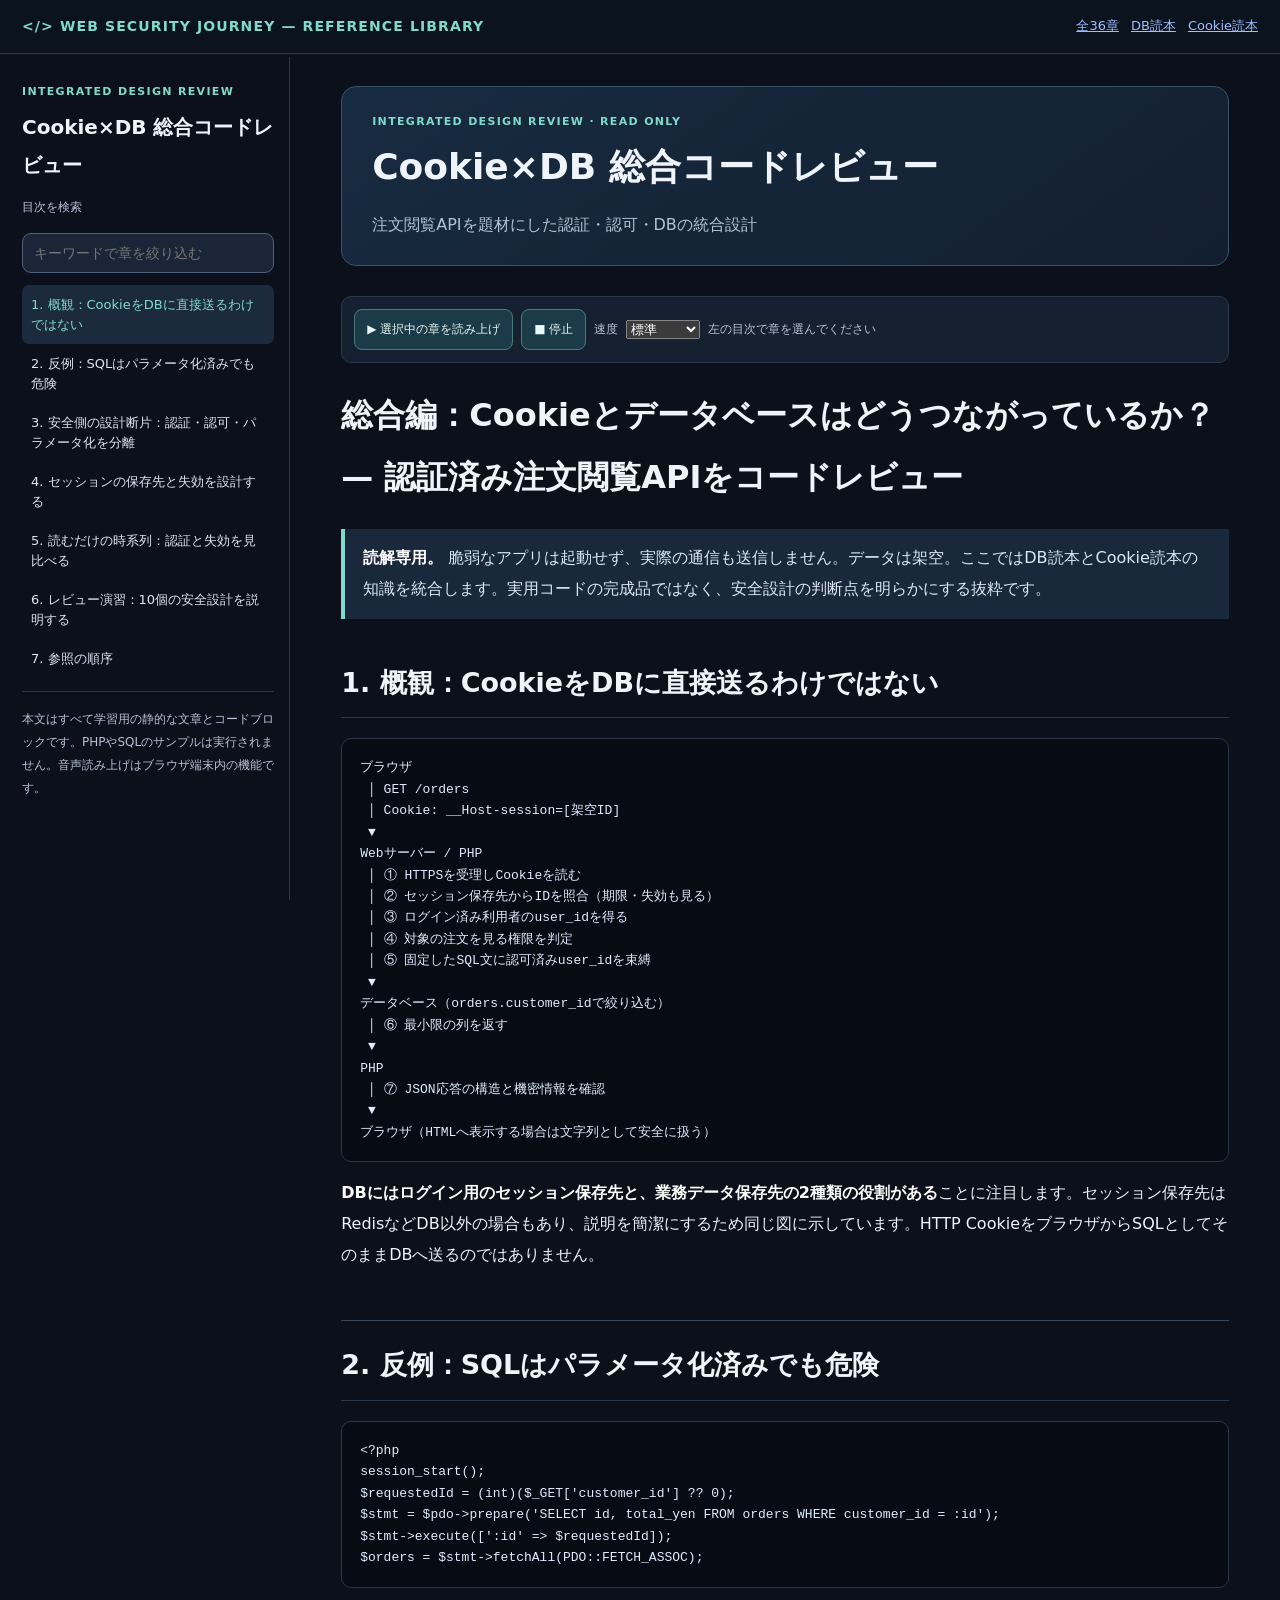
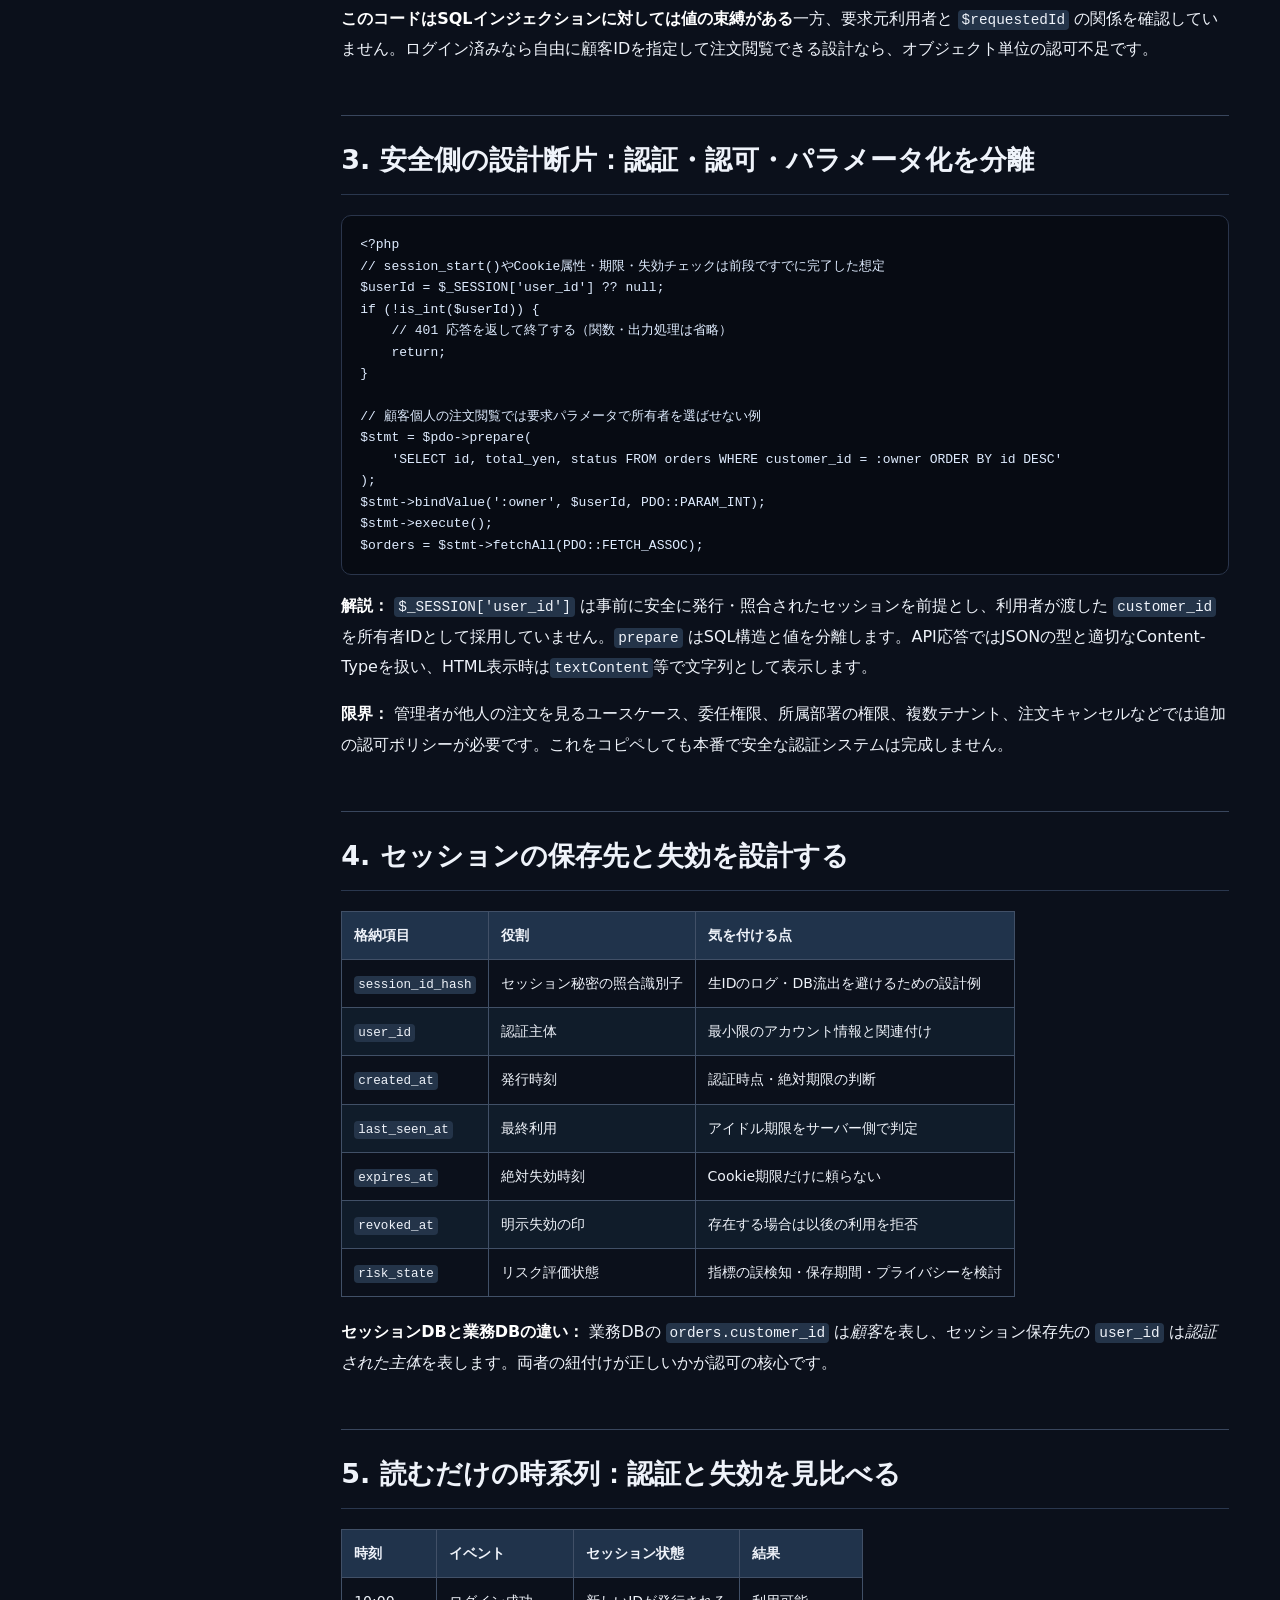
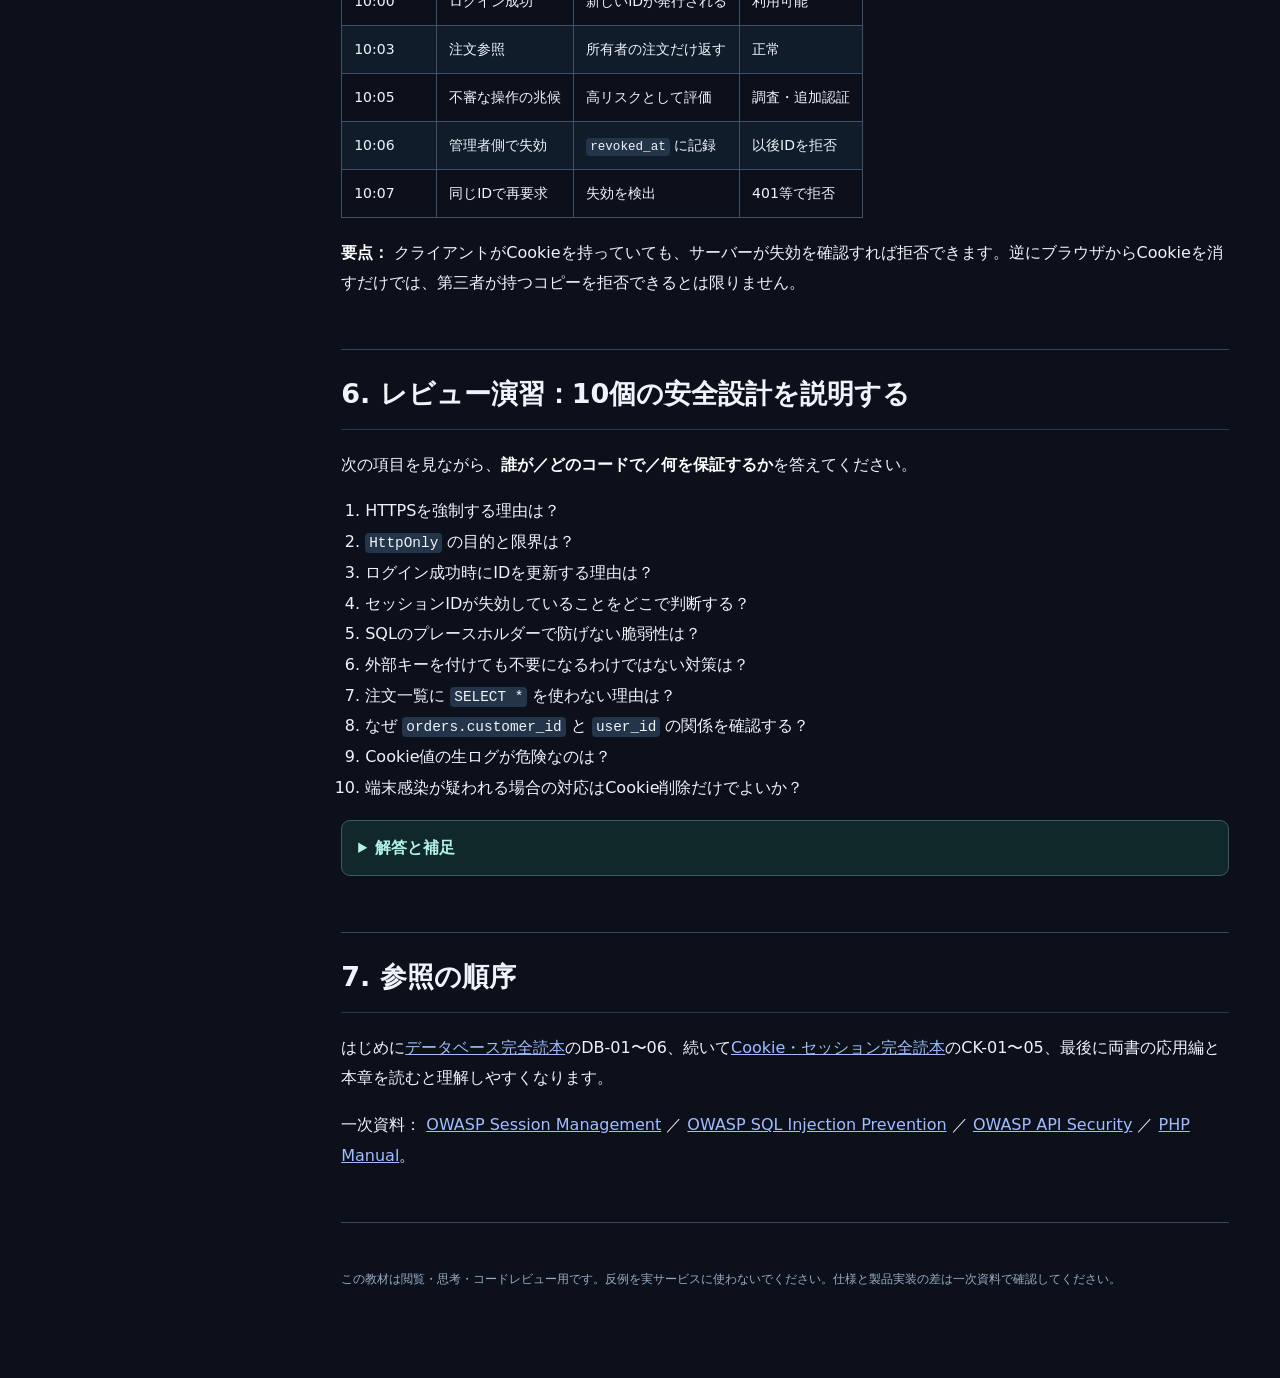
<file: docs/integration-book.html>
<!doctype html><html lang="ja"><head><meta charset="utf-8"><meta name="viewport" content="width=device-width,initial-scale=1"><meta name="description" content="注文閲覧APIを題材にした認証・認可・DBの統合設計。実行せずに読める日本語の技術参考書。"><title>Cookie×DB 総合コードレビュー | Web Security Journey</title><link rel="stylesheet" href="textbook.css"></head>
<body><a href="#main" class="skip">本文へ移動</a><header class="top"><div class="brand">&lt;/&gt; WEB SECURITY JOURNEY — REFERENCE LIBRARY</div><nav class="toplinks" aria-label="ほかの教材"><a href="index.html">全36章</a> <a href="database-book.html">DB読本</a> <a href="cookie-book.html">Cookie読本</a></nav></header>
<div class="layout"><aside class="sidebar" aria-label="章ナビゲーション"><div class="eyebrow">INTEGRATED DESIGN REVIEW</div><h2>Cookie×DB 総合コードレビュー</h2><label for="toc-filter" class="small">目次を検索</label><input id="toc-filter" type="search" class="search" placeholder="キーワードで章を絞り込む"><nav class="toc"><a href="#appendix-1">1. 概観：CookieをDBに直接送るわけではない</a>
<a href="#appendix-2">2. 反例：SQLはパラメータ化済みでも危険</a>
<a href="#appendix-3">3. 安全側の設計断片：認証・認可・パラメータ化を分離</a>
<a href="#appendix-4">4. セッションの保存先と失効を設計する</a>
<a href="#appendix-5">5. 読むだけの時系列：認証と失効を見比べる</a>
<a href="#appendix-6">6. レビュー演習：10個の安全設計を説明する</a>
<a href="#appendix-7">7. 参照の順序</a></nav><p class="hint">本文はすべて学習用の静的な文章とコードブロックです。PHPやSQLのサンプルは実行されません。音声読み上げはブラウザ端末内の機能です。</p></aside>
<main id="main"><div class="intro"><div class="eyebrow">INTEGRATED DESIGN REVIEW · READ ONLY</div><h1>Cookie×DB 総合コードレビュー</h1><p>注文閲覧APIを題材にした認証・認可・DBの統合設計</p></div><div class="controls" aria-label="読み上げ操作"><button type="button" id="voice-play">▶ 選択中の章を読み上げ</button><button type="button" id="voice-stop">■ 停止</button><label class="small" for="voice-rate">速度</label><select id="voice-rate"><option value="0.85">ゆっくり</option><option value="1" selected>標準</option><option value="1.15">速め</option></select><span id="voice-status" role="status" aria-live="polite">左の目次で章を選んでください</span></div>
<div class="content"><h1>総合編：Cookieとデータベースはどうつながっているか？ — 認証済み注文閲覧APIをコードレビュー</h1>
<blockquote>
<p><strong>読解専用。</strong> 脆弱なアプリは起動せず、実際の通信も送信しません。データは架空。ここではDB読本とCookie読本の知識を統合します。実用コードの完成品ではなく、安全設計の判断点を明らかにする抜粋です。</p>
</blockquote>
<section class="chapter" id="appendix-1"><h2>1. 概観：CookieをDBに直接送るわけではない</h2>
<pre><code class="language-text">ブラウザ
 │ GET /orders
 │ Cookie: __Host-session=[架空ID]
 ▼
Webサーバー / PHP
 │ ① HTTPSを受理しCookieを読む
 │ ② セッション保存先からIDを照合（期限・失効も見る）
 │ ③ ログイン済み利用者のuser_idを得る
 │ ④ 対象の注文を見る権限を判定
 │ ⑤ 固定したSQL文に認可済みuser_idを束縛
 ▼
データベース（orders.customer_idで絞り込む）
 │ ⑥ 最小限の列を返す
 ▼
PHP
 │ ⑦ JSON応答の構造と機密情報を確認
 ▼
ブラウザ（HTMLへ表示する場合は文字列として安全に扱う）
</code></pre>
<p><strong>DBにはログイン用のセッション保存先と、業務データ保存先の2種類の役割がある</strong>ことに注目します。セッション保存先はRedisなどDB以外の場合もあり、説明を簡潔にするため同じ図に示しています。HTTP CookieをブラウザからSQLとしてそのままDBへ送るのではありません。</p>
</section><section class="chapter" id="appendix-2"><h2>2. 反例：SQLはパラメータ化済みでも危険</h2>
<pre><code class="language-php">&lt;?php
session_start();
$requestedId = (int)($_GET['customer_id'] ?? 0);
$stmt = $pdo-&gt;prepare('SELECT id, total_yen FROM orders WHERE customer_id = :id');
$stmt-&gt;execute([':id' =&gt; $requestedId]);
$orders = $stmt-&gt;fetchAll(PDO::FETCH_ASSOC);
</code></pre>
<p><strong>このコードはSQLインジェクションに対しては値の束縛がある</strong>一方、要求元利用者と <code>$requestedId</code> の関係を確認していません。ログイン済みなら自由に顧客IDを指定して注文閲覧できる設計なら、オブジェクト単位の認可不足です。</p>
</section><section class="chapter" id="appendix-3"><h2>3. 安全側の設計断片：認証・認可・パラメータ化を分離</h2>
<pre><code class="language-php">&lt;?php
// session_start()やCookie属性・期限・失効チェックは前段ですでに完了した想定
$userId = $_SESSION['user_id'] ?? null;
if (!is_int($userId)) {
    // 401 応答を返して終了する（関数・出力処理は省略）
    return;
}

// 顧客個人の注文閲覧では要求パラメータで所有者を選ばせない例
$stmt = $pdo-&gt;prepare(
    'SELECT id, total_yen, status FROM orders WHERE customer_id = :owner ORDER BY id DESC'
);
$stmt-&gt;bindValue(':owner', $userId, PDO::PARAM_INT);
$stmt-&gt;execute();
$orders = $stmt-&gt;fetchAll(PDO::FETCH_ASSOC);
</code></pre>
<p><strong>解説：</strong> <code>$_SESSION['user_id']</code> は事前に安全に発行・照合されたセッションを前提とし、利用者が渡した <code>customer_id</code> を所有者IDとして採用していません。<code>prepare</code> はSQL構造と値を分離します。API応答ではJSONの型と適切なContent-Typeを扱い、HTML表示時は<code>textContent</code>等で文字列として表示します。</p>
<p><strong>限界：</strong> 管理者が他人の注文を見るユースケース、委任権限、所属部署の権限、複数テナント、注文キャンセルなどでは追加の認可ポリシーが必要です。これをコピペしても本番で安全な認証システムは完成しません。</p>
</section><section class="chapter" id="appendix-4"><h2>4. セッションの保存先と失効を設計する</h2>
<table>
<thead>
<tr>
  <th>格納項目</th>
  <th>役割</th>
  <th>気を付ける点</th>
</tr>
</thead>
<tbody>
<tr>
  <td><code>session_id_hash</code></td>
  <td>セッション秘密の照合識別子</td>
  <td>生IDのログ・DB流出を避けるための設計例</td>
</tr>
<tr>
  <td><code>user_id</code></td>
  <td>認証主体</td>
  <td>最小限のアカウント情報と関連付け</td>
</tr>
<tr>
  <td><code>created_at</code></td>
  <td>発行時刻</td>
  <td>認証時点・絶対期限の判断</td>
</tr>
<tr>
  <td><code>last_seen_at</code></td>
  <td>最終利用</td>
  <td>アイドル期限をサーバー側で判定</td>
</tr>
<tr>
  <td><code>expires_at</code></td>
  <td>絶対失効時刻</td>
  <td>Cookie期限だけに頼らない</td>
</tr>
<tr>
  <td><code>revoked_at</code></td>
  <td>明示失効の印</td>
  <td>存在する場合は以後の利用を拒否</td>
</tr>
<tr>
  <td><code>risk_state</code></td>
  <td>リスク評価状態</td>
  <td>指標の誤検知・保存期間・プライバシーを検討</td>
</tr>
</tbody>
</table>
<p><strong>セッションDBと業務DBの違い：</strong> 業務DBの <code>orders.customer_id</code> は<em>顧客</em>を表し、セッション保存先の <code>user_id</code> は<em>認証された主体</em>を表します。両者の紐付けが正しいかが認可の核心です。</p>
</section><section class="chapter" id="appendix-5"><h2>5. 読むだけの時系列：認証と失効を見比べる</h2>
<table>
<thead>
<tr>
  <th>時刻</th>
  <th>イベント</th>
  <th>セッション状態</th>
  <th>結果</th>
</tr>
</thead>
<tbody>
<tr>
  <td>10:00</td>
  <td>ログイン成功</td>
  <td>新しいIDが発行される</td>
  <td>利用可能</td>
</tr>
<tr>
  <td>10:03</td>
  <td>注文参照</td>
  <td>所有者の注文だけ返す</td>
  <td>正常</td>
</tr>
<tr>
  <td>10:05</td>
  <td>不審な操作の兆候</td>
  <td>高リスクとして評価</td>
  <td>調査・追加認証</td>
</tr>
<tr>
  <td>10:06</td>
  <td>管理者側で失効</td>
  <td><code>revoked_at</code> に記録</td>
  <td>以後IDを拒否</td>
</tr>
<tr>
  <td>10:07</td>
  <td>同じIDで再要求</td>
  <td>失効を検出</td>
  <td>401等で拒否</td>
</tr>
</tbody>
</table>
<p><strong>要点：</strong> クライアントがCookieを持っていても、サーバーが失効を確認すれば拒否できます。逆にブラウザからCookieを消すだけでは、第三者が持つコピーを拒否できるとは限りません。</p>
</section><section class="chapter" id="appendix-6"><h2>6. レビュー演習：10個の安全設計を説明する</h2>
<p>次の項目を見ながら、<strong>誰が／どのコードで／何を保証するか</strong>を答えてください。</p>
<ol>
<li>HTTPSを強制する理由は？</li>
<li><code>HttpOnly</code> の目的と限界は？</li>
<li>ログイン成功時にIDを更新する理由は？</li>
<li>セッションIDが失効していることをどこで判断する？</li>
<li>SQLのプレースホルダーで防げない脆弱性は？</li>
<li>外部キーを付けても不要になるわけではない対策は？</li>
<li>注文一覧に <code>SELECT *</code> を使わない理由は？</li>
<li>なぜ <code>orders.customer_id</code> と <code>user_id</code> の関係を確認する？</li>
<li>Cookie値の生ログが危険なのは？</li>
<li>端末感染が疑われる場合の対応はCookie削除だけでよいか？</li>
</ol>
<details><summary>解答と補足</summary>

<ol>
<li>通信経路での盗聴・改ざんを防ぐため。端末内部の侵害は防げない。</li>
<li>JSからのCookie読取を制限する。XSSによる同一ブラウザ上の不正操作は別問題。</li>
<li>認証前に把握されたIDを認証後の権限と結び付けないため。</li>
<li>サーバー側のセッション保存先で期限・失効フラグを確認する。</li>
<li>IDOR、XSS、CSRF、認可不足などは別の対策が必要。</li>
<li>APIのユーザー単位の認可、入力・出力処理、最小権限など。</li>
<li>機密列の混入や列追加の影響、不要な通信量を防ぐため。</li>
<li>「ログインしている」だけで「他人の注文が見られる」わけではないから。</li>
<li>セッションIDは持参人型の秘密になり得るため、ログ流出が乗っ取りに直結する可能性がある。</li>
<li>不十分。サーバー側失効・端末調査・安全な端末での再認証などが必要。</li>
</ol>
</details>

</section><section class="chapter" id="appendix-7"><h2>7. 参照の順序</h2>
<p>はじめに<a href="database-book.html">データベース完全読本</a>のDB-01〜06、続いて<a href="cookie-book.html">Cookie・セッション完全読本</a>のCK-01〜05、最後に両書の応用編と本章を読むと理解しやすくなります。</p>
<p>一次資料： <a href="https://cheatsheetseries.owasp.org/cheatsheets/Session_Management_Cheat_Sheet.html">OWASP Session Management</a> ／ <a href="https://cheatsheetseries.owasp.org/cheatsheets/SQL_Injection_Prevention_Cheat_Sheet.html">OWASP SQL Injection Prevention</a> ／ <a href="https://owasp.org/API-Security/">OWASP API Security</a> ／ <a href="https://www.php.net/manual/en/book.session.php">PHP Manual</a>。</p>
</section></div><footer>この教材は閲覧・思考・コードレビュー用です。反例を実サービスに使わないでください。仕様と製品実装の差は一次資料で確認してください。</footer></main></div><script src="textbook.js" defer></script></body></html>
</file>
<file: docs/portal.css>
:root{color-scheme:light;--navy:#122139;--blue:#335acc;--muted:#63738c;--border:#dbe4f0;--bg:#f7f9fd;--white:#fff;--accent:#18a79f}
*{box-sizing:border-box}body{margin:0;font-family:-apple-system,BlinkMacSystemFont,"Hiragino Kaku Gothic ProN","Noto Sans JP",Arial,sans-serif;color:var(--navy);background:var(--bg);line-height:1.8}button,input{font:inherit}a{color:var(--blue)}.skip{position:absolute;transform:translateY(-200%);background:white;padding:8px;z-index:20}.skip:focus{transform:none}
.top{height:70px;display:flex;align-items:center;justify-content:space-between;padding:0 30px;background:var(--navy);color:white;border-bottom:1px solid #35435a}.brand{display:flex;gap:12px;align-items:center;font-size:14px;letter-spacing:.12em}.brand strong{color:#73dfd1}.logo{background:#2a425f;color:#72e2d2;font-weight:900;font-size:22px;border-radius:10px;padding:2px 9px}.edition{font-size:12px;color:#c7d7ed}
.frame{display:grid;grid-template-columns:305px minmax(0,1fr);max-width:1800px;margin:0 auto;min-height:calc(100vh - 70px)}.sidebar{background:#fff;border-right:1px solid var(--border);position:sticky;top:0;height:calc(100vh - 70px);overflow:auto}.sidebar-heading{padding:26px 18px 16px;border-bottom:1px solid var(--border)}.sidebar-heading h2{margin:1px 0 16px;font-size:21px}.eyebrow{font-size:11px;font-weight:800;letter-spacing:.14em;color:#2a78a5}.search-label{display:block;font-size:12px;color:var(--muted)}.sidebar input{width:100%;padding:9px 12px;border:1px solid var(--border);border-radius:9px;background:#f8fafc}.lesson-list{padding:8px}.lesson-button{border:0;border-radius:8px;width:100%;text-align:left;background:transparent;cursor:pointer;padding:11px 10px;display:flex;align-items:start;gap:12px;color:var(--navy);font-size:13px}.lesson-button:hover{background:#f0f5fc}.lesson-button.active{background:#e6edf9;color:#173b93;font-weight:750}.lesson-button .index{min-width:30px;color:#6782a8}.lesson-button.done .index{color:#087b72}.group-label{font-size:10px;color:var(--muted);font-weight:800;letter-spacing:.09em;margin:18px 10px 8px}.sidebar-foot{padding:30px 20px;color:#7586a0;font-size:11px}
.content{min-width:0;max-width:1110px;width:100%;margin:auto;padding:40px 55px}.hero{padding-bottom:40px;border-bottom:1px solid var(--border)}.hero h1{margin:12px 0 13px;font-size:clamp(26px,3vw,43px);line-height:1.43;letter-spacing:-.035em}.hero h1 em{color:var(--blue);font-style:normal}.hero p{max-width:750px;color:#51627a}.hero-actions{display:flex;gap:12px;flex-wrap:wrap;margin:23px 0}.outline{text-decoration:none;border:1px solid #aabedc;border-radius:8px;padding:8px 14px;background:#fff;font-size:13px;font-weight:700}.progress{margin-top:22px}.progress-info{display:flex;justify-content:space-between;font-size:12px;margin-bottom:7px}.progress-track{height:8px;background:#dfe7f2;border-radius:9px;overflow:hidden}.progress-fill{height:100%;width:0;background:linear-gradient(90deg,var(--blue),var(--accent));transition:width .3s}.lesson{padding-top:35px}.lesson-meta{display:flex;gap:12px;font-size:12px;color:var(--blue);font-weight:800}.lesson h2{font-size:clamp(23px,2.6vw,32px);margin:9px 0}.lead{color:#4c6180;font-size:15px}.block{margin:23px 0;border:1px solid var(--border);background:white;border-radius:12px;padding:23px 25px}.block h3{margin:0 0 10px;font-size:17px}.block p{margin:5px 0;white-space:pre-wrap}.narration{background:#eff5fc;border-color:#c6d6ed}.heading-inline{display:flex;gap:10px;align-items:center;justify-content:space-between;flex-wrap:wrap}.narration-controls{display:flex;gap:8px}.speed{display:flex;gap:15px;align-items:center;margin:14px 0;font-size:12px}.speed input{width:120px}.narration small{color:#63738c;font-size:11px}.steps{display:grid;grid-template-columns:repeat(2,minmax(0,1fr));gap:13px}.step{display:flex;gap:14px;padding:20px;background:#fff;border:1px solid var(--border);border-radius:12px}.step .num{font-size:13px;font-weight:900;color:#7190b5}.step h3{font-size:14px;margin:0 0 6px}.step p{margin:0;font-size:13px;white-space:pre-wrap;color:#455a78;overflow-wrap:anywhere}.code{background:#142237;color:#ecf2fa;border-color:#142237}.code h3{color:#f0f6ff}.code pre{margin:12px 0 0;white-space:pre-wrap;overflow:auto;overflow-wrap:anywhere;font:13px/1.7 ui-monospace,Menlo,Consolas,monospace}.quiz{border-color:#c8dde3}.quiz h3{font-size:16px}#lesson-answer{margin:12px 0;color:#0e615b;font-weight:700}#reference-box{margin:14px 0;font-size:12px;overflow-wrap:anywhere}.lesson-bottom{display:flex;gap:12px;justify-content:flex-end;margin:26px 0 45px}button{cursor:pointer;border-radius:9px;border:1px solid #b9c9dd;background:white;padding:9px 13px;font-size:13px;font-weight:750;color:var(--navy)}button:hover{filter:brightness(.96)}button:focus-visible,a:focus-visible,input:focus-visible{outline:3px solid #e4a736;outline-offset:2px}.primary{background:#176bb4;color:#fff;border-color:#176bb4}.secondary{background:#e8eef8;color:#23487f;border-color:#d5e1f0}.soft{background:#fff;color:#234e7a}.code .soft{background:#2f435e;color:white;border-color:#425c7a}footer{font-size:12px;color:#7589a3;padding-bottom:30px}
@media(max-width:1000px){.frame{grid-template-columns:240px minmax(0,1fr)}.content{padding:30px 25px}.steps{grid-template-columns:1fr}}
@media(max-width:720px){.top{height:auto;min-height:62px;padding:12px 16px}.edition{display:none}.frame{display:block}.sidebar{position:static;height:auto;max-height:320px;border-bottom:1px solid var(--border)}.lesson-list{display:grid;grid-template-columns:repeat(2,minmax(0,1fr));gap:3px}.group-label{grid-column:1/-1}.sidebar-foot{display:none}.content{padding:23px 18px}.block{padding:17px}.lesson-bottom{justify-content:stretch;flex-direction:column}.lesson-bottom button{width:100%}}

:root{--unsafe:#bb6a35;--safe:#0b8b79}
.code-pair{display:grid;grid-template-columns:repeat(2,minmax(0,1fr));gap:16px;margin:25px 0}
.compare-card{border-radius:12px;border:1px solid var(--border);overflow:hidden;background:#fff;min-width:0}
.compare-card .compare-head{padding:13px 16px;display:flex;justify-content:space-between;align-items:center;gap:10px;flex-wrap:wrap}
.compare-head h3{font-size:15px;margin:0}
.compare-card pre{white-space:pre-wrap;overflow-x:auto;overflow-wrap:anywhere;font:12px/1.75 ui-monospace,Menlo,Consolas,monospace;padding:19px;margin:0;min-height:160px;background:#152337;color:#f3f6fa}
.compare-card.unsafe .compare-head{background:#fff4eb;color:#743e18}
.compare-card.safe .compare-head{background:#e8f7f4;color:#085e50}
.compare-card .soft{padding:6px 10px;font-size:12px}
.reading-safety{background:#f5f8fc;border-left:3px solid #335acc;padding:12px 15px;font-size:13px;color:#415776;margin:15px 0}
.note-list{padding-left:1.5em;margin:8px 0}
.note-list li{margin:10px 0;color:#354862}
.flowline{font-size:14px;color:#375879;line-height:2}
.thought{padding:14px 18px;background:#f5f8fc;border-radius:8px;white-space:pre-wrap}
.label-quiet{font-size:12px;color:#6c7e92}
@media(max-width:860px){.code-pair{grid-template-columns:1fr}}

.sidebar-feature{margin:12px 0;padding:10px;background:#eef7f7;border-radius:8px;font-size:12px;font-weight:700}.sidebar-feature a{color:#136e68;text-decoration:none}.sidebar-feature a:hover{text-decoration:underline}
</file>
<file: docs/textbook.css>
:root{color-scheme:dark;--bg:#0b101b;--panel:#121b2c;--edge:#2a374e;--ink:#eff3fa;--muted:#b5c3d8;--accent:#81d9cc;--link:#a1bdff}
*{box-sizing:border-box}html{scroll-behavior:smooth}body{margin:0;background:var(--bg);color:var(--ink);font-family:-apple-system,BlinkMacSystemFont,"Hiragino Kaku Gothic ProN","Yu Gothic",Meiryo,system-ui,sans-serif;font-size:16px;line-height:1.92}
a{color:var(--link)}a:hover{color:#d3dfff}a:focus-visible,button:focus-visible,input:focus-visible{outline:3px solid var(--accent);outline-offset:4px}
.top{position:sticky;top:0;z-index:6;background:#0c1420f5;border-bottom:1px solid var(--edge);display:flex;gap:16px;align-items:center;justify-content:space-between;padding:13px 22px;flex-wrap:wrap}.brand{font-weight:800;letter-spacing:.08em;font-size:14px;color:var(--accent)}.toplinks{display:flex;flex-wrap:wrap;gap:12px;font-size:13px}
.layout{display:grid;grid-template-columns:minmax(235px,290px) minmax(0,1fr);max-width:1600px;margin:0 auto}.sidebar{position:sticky;top:57px;align-self:start;height:calc(100vh - 57px);overflow-y:auto;padding:24px 15px 24px 22px;border-right:1px solid var(--edge)}.eyebrow{letter-spacing:.12em;text-transform:uppercase;color:var(--accent);font-size:11px;font-weight:700}.sidebar h2{font-size:20px;margin:6px 0}.search{width:100%;border:1px solid #52617a;border-radius:9px;background:#1a2537;color:white;padding:11px;font-size:14px;margin:12px 0}.toc a{display:block;text-decoration:none;padding:10px 9px;border-radius:7px;font-size:13px;line-height:1.5;color:#dce6f3}.toc a:hover,.toc a.active{background:#1b2b3d;color:var(--accent)}.hint{font-size:12px;color:var(--muted);border-top:1px solid var(--edge);padding-top:16px}
main{min-width:0;max-width:1000px;padding:32px clamp(18px,4vw,65px) 90px}.intro{background:linear-gradient(145deg,#172b40,#131f30);border:1px solid #36536b;border-radius:15px;padding:24px 30px;margin-bottom:30px}.intro h1{font-size:clamp(24px,3vw,36px);line-height:1.4;margin:10px 0 18px}.intro p{color:var(--muted);margin:6px 0 0}
.chapter{padding:24px 0 34px;border-bottom:1px solid #39465d;scroll-margin-top:75px}.chapter h2{font-size:clamp(21px,2.3vw,27px);line-height:1.5;padding-bottom:14px;margin:0 0 20px;border-bottom:1px solid var(--edge)}h3{font-size:19px;color:#a6efe3;margin-top:28px}h4{font-size:17px;margin-top:20px}p,li{overflow-wrap:anywhere}ul,ol{padding-left:1.5em}strong{color:#fff}blockquote{border-left:4px solid var(--accent);padding:7px 18px;margin:20px 0;background:#19283a;color:#dde8f5}blockquote p{margin:7px 0}
pre{background:#070b13;border:1px solid #2a354b;border-radius:10px;padding:18px;overflow:auto;line-height:1.65;font-size:13px;color:#dfecff;white-space:pre}code{font-family:ui-monospace,SFMono-Regular,Menlo,Consolas,monospace}p code,li code,td code{background:#243449;border-radius:4px;padding:2px 4px;font-size:.9em}
table{border-collapse:collapse;width:100%;display:block;overflow:auto;margin:20px 0;font-size:14px}th,td{border:1px solid #415067;padding:10px 12px;min-width:95px;text-align:left;vertical-align:top}th{background:#20334b;white-space:normal}tr:nth-child(even) td{background:#101c2a}
details{border:1px solid #3b5b63;background:#11282b;border-radius:9px;margin:15px 0 22px;padding:12px 16px}summary{cursor:pointer;color:#b0f2e8;font-weight:700}details[open] summary{padding-bottom:9px;margin-bottom:10px;border-bottom:1px solid #395964}
.controls{position:sticky;top:66px;z-index:5;display:flex;align-items:center;gap:8px;flex-wrap:wrap;margin-bottom:22px;padding:12px;background:#172334ea;border:1px solid var(--edge);border-radius:10px;backdrop-filter:blur(10px)}button{background:#1c3b49;color:#e8f8f4;border:1px solid #497b79;padding:8px 12px;border-radius:8px;cursor:pointer;font:inherit;font-size:12px}button:hover{background:#2d5c65}#voice-status{font-size:12px;color:var(--muted)}.small{font-size:12px;color:var(--muted)}footer{font-size:12px;color:#98acc4;margin-top:45px}.skip{position:absolute;left:-9999px;top:0}.skip:focus{left:16px;top:4px;z-index:99;background:#fff;color:#000}
@media(max-width:870px){.layout{display:block}.sidebar{position:relative;top:0;height:auto;border-right:0;border-bottom:1px solid var(--edge);padding:13px 18px}.toc{display:flex;gap:3px;overflow-x:auto;padding-bottom:3px}.toc a{flex:0 0 180px;min-width:180px}.hint{display:none}main{padding:18px 18px 65px}.controls{top:66px}.intro{padding:22px 18px}.chapter{scroll-margin-top:130px}}
@media print{body{color:#000;background:#fff}.top,.sidebar,.controls{display:none}.layout{display:block}main{max-width:100%;padding:0}.intro{background:none;border:0}a{color:#000}pre{white-space:pre-wrap;color:#000;background:#eee}details{break-inside:avoid}details:not([open]){display:none}}
</file>
